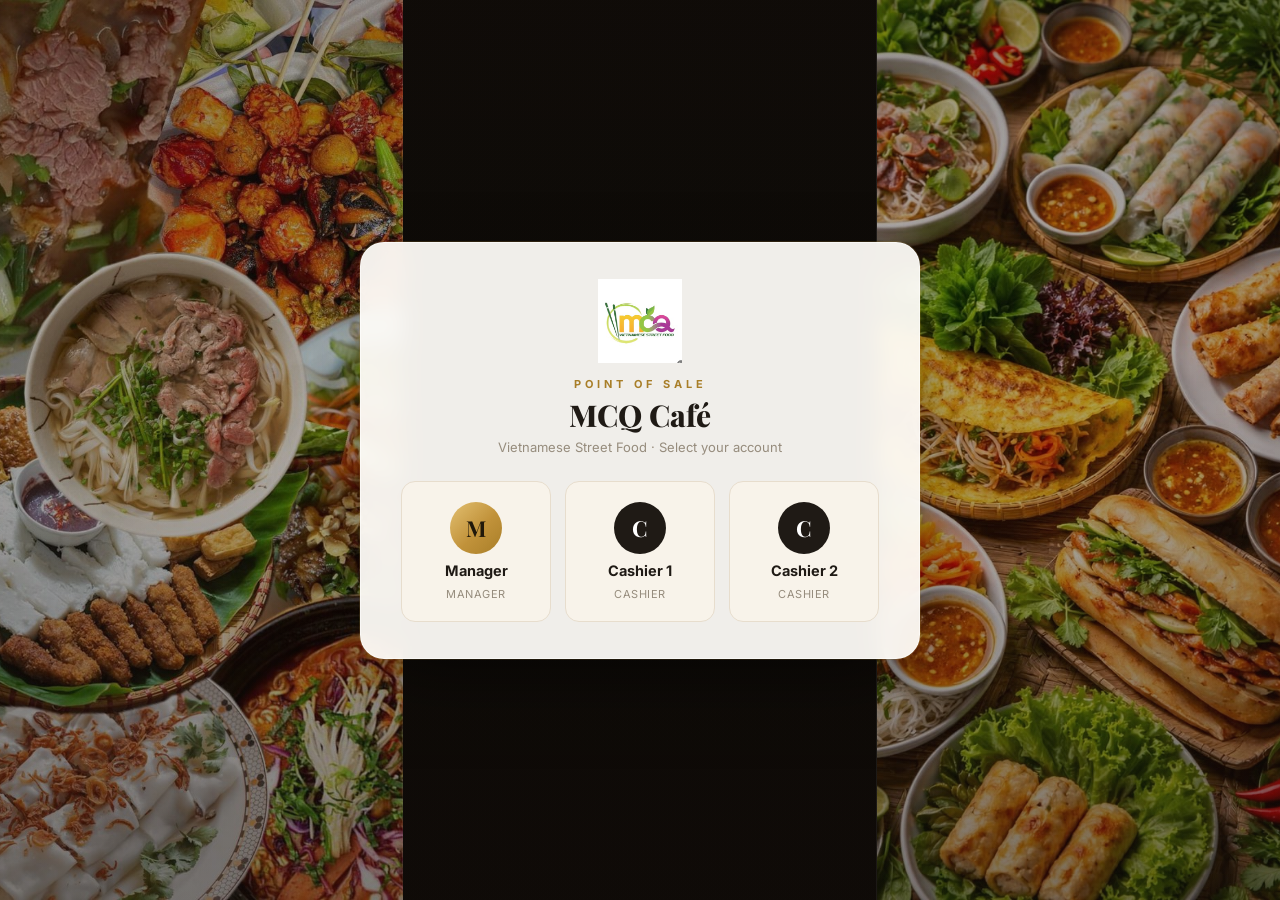
<file: index.html>
<!DOCTYPE html>
<html lang="en">
<head>
  <meta charset="UTF-8">
  <meta name="viewport" content="width=device-width, initial-scale=1.0, maximum-scale=1.0, user-scalable=no">
  <meta name="theme-color" content="#1d1916">
  <title>MCQ Café · POS</title>
  <link rel="preconnect" href="https://fonts.googleapis.com">
  <link rel="preconnect" href="https://fonts.gstatic.com" crossorigin>
  <link href="https://fonts.googleapis.com/css2?family=Playfair+Display:wght@600;700;800&family=Inter:wght@400;500;600;700&display=swap" rel="stylesheet">
  <link rel="stylesheet" href="assets/css/styles.css?v=40">
</head>
<body>
  <noscript>This POS requires JavaScript to be enabled.</noscript>
  <!-- App is rendered by assets/js/ui.js -->
  <script src="assets/js/data.js?v=40"></script>
  <script src="assets/js/store.js?v=40"></script>
  <script src="assets/js/media.js?v=40"></script>
  <script src="assets/js/ui.js?v=40"></script>
</body>
</html>
</file>
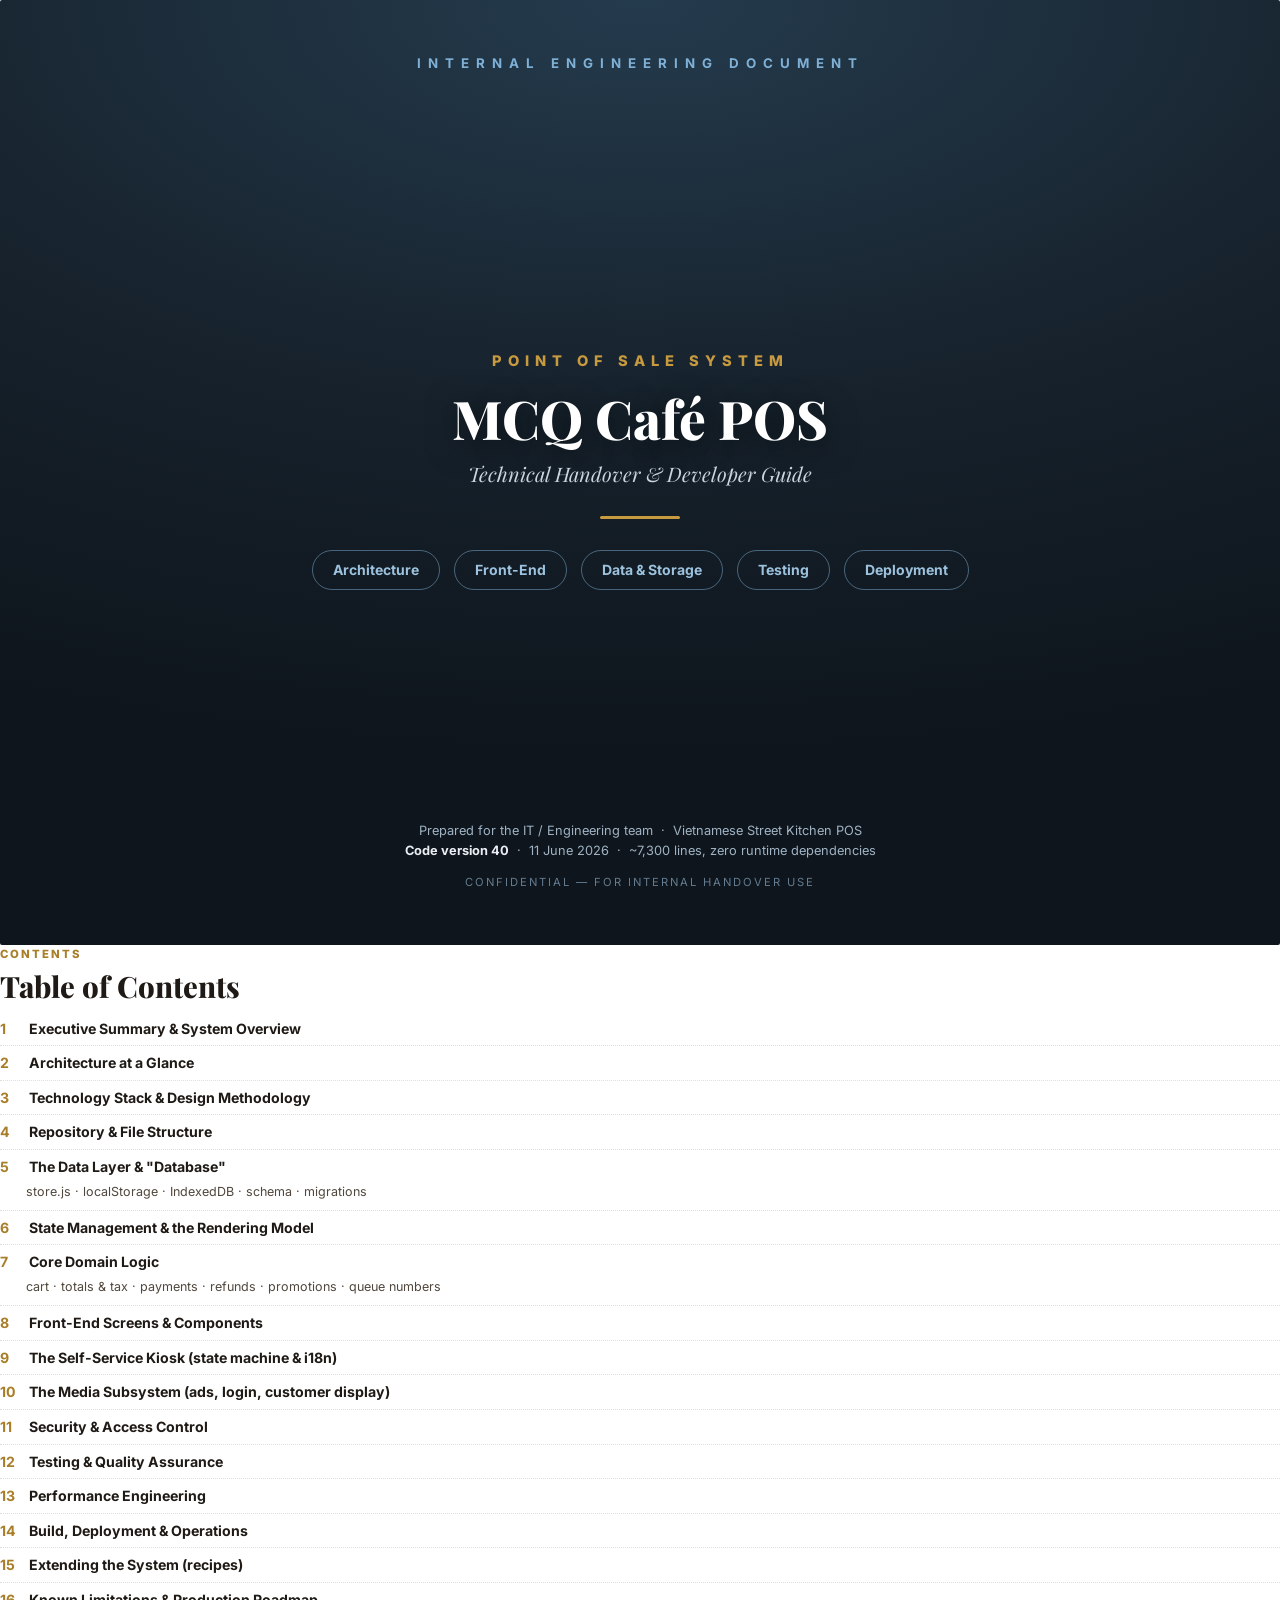
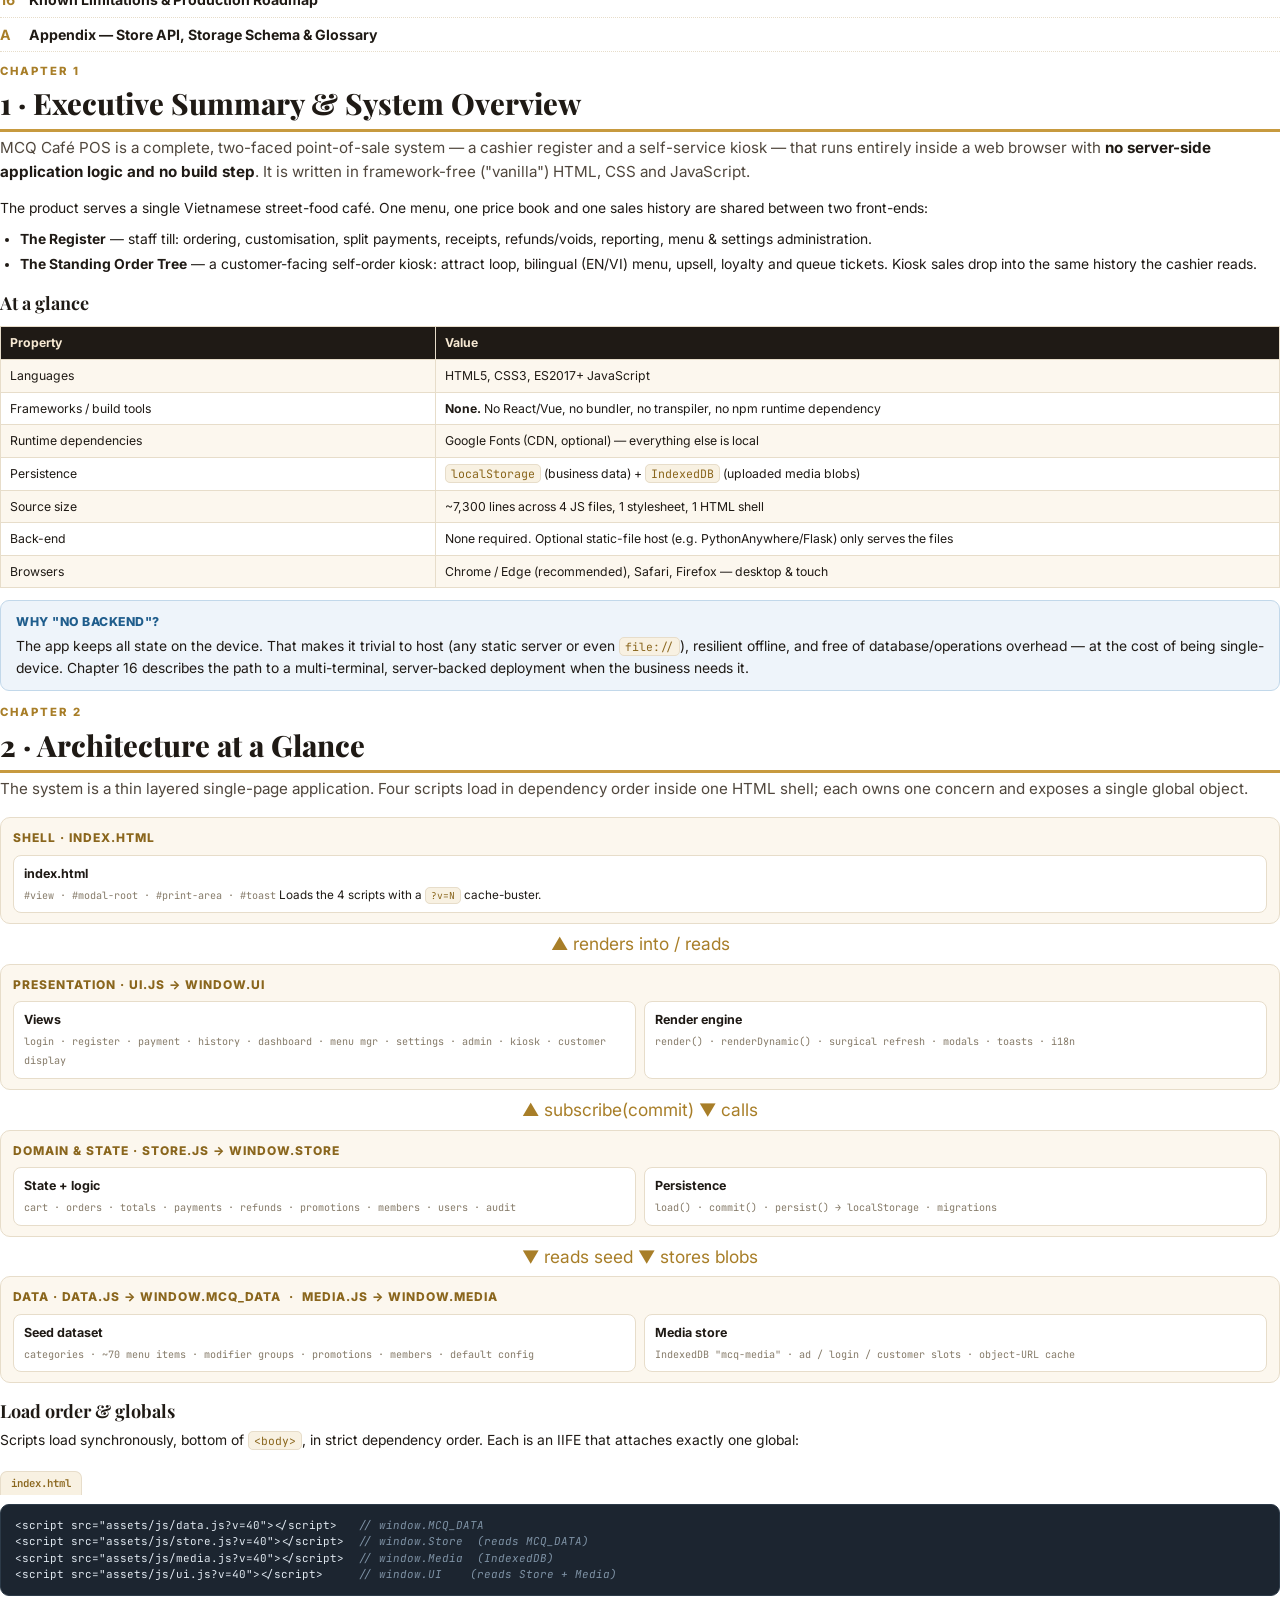
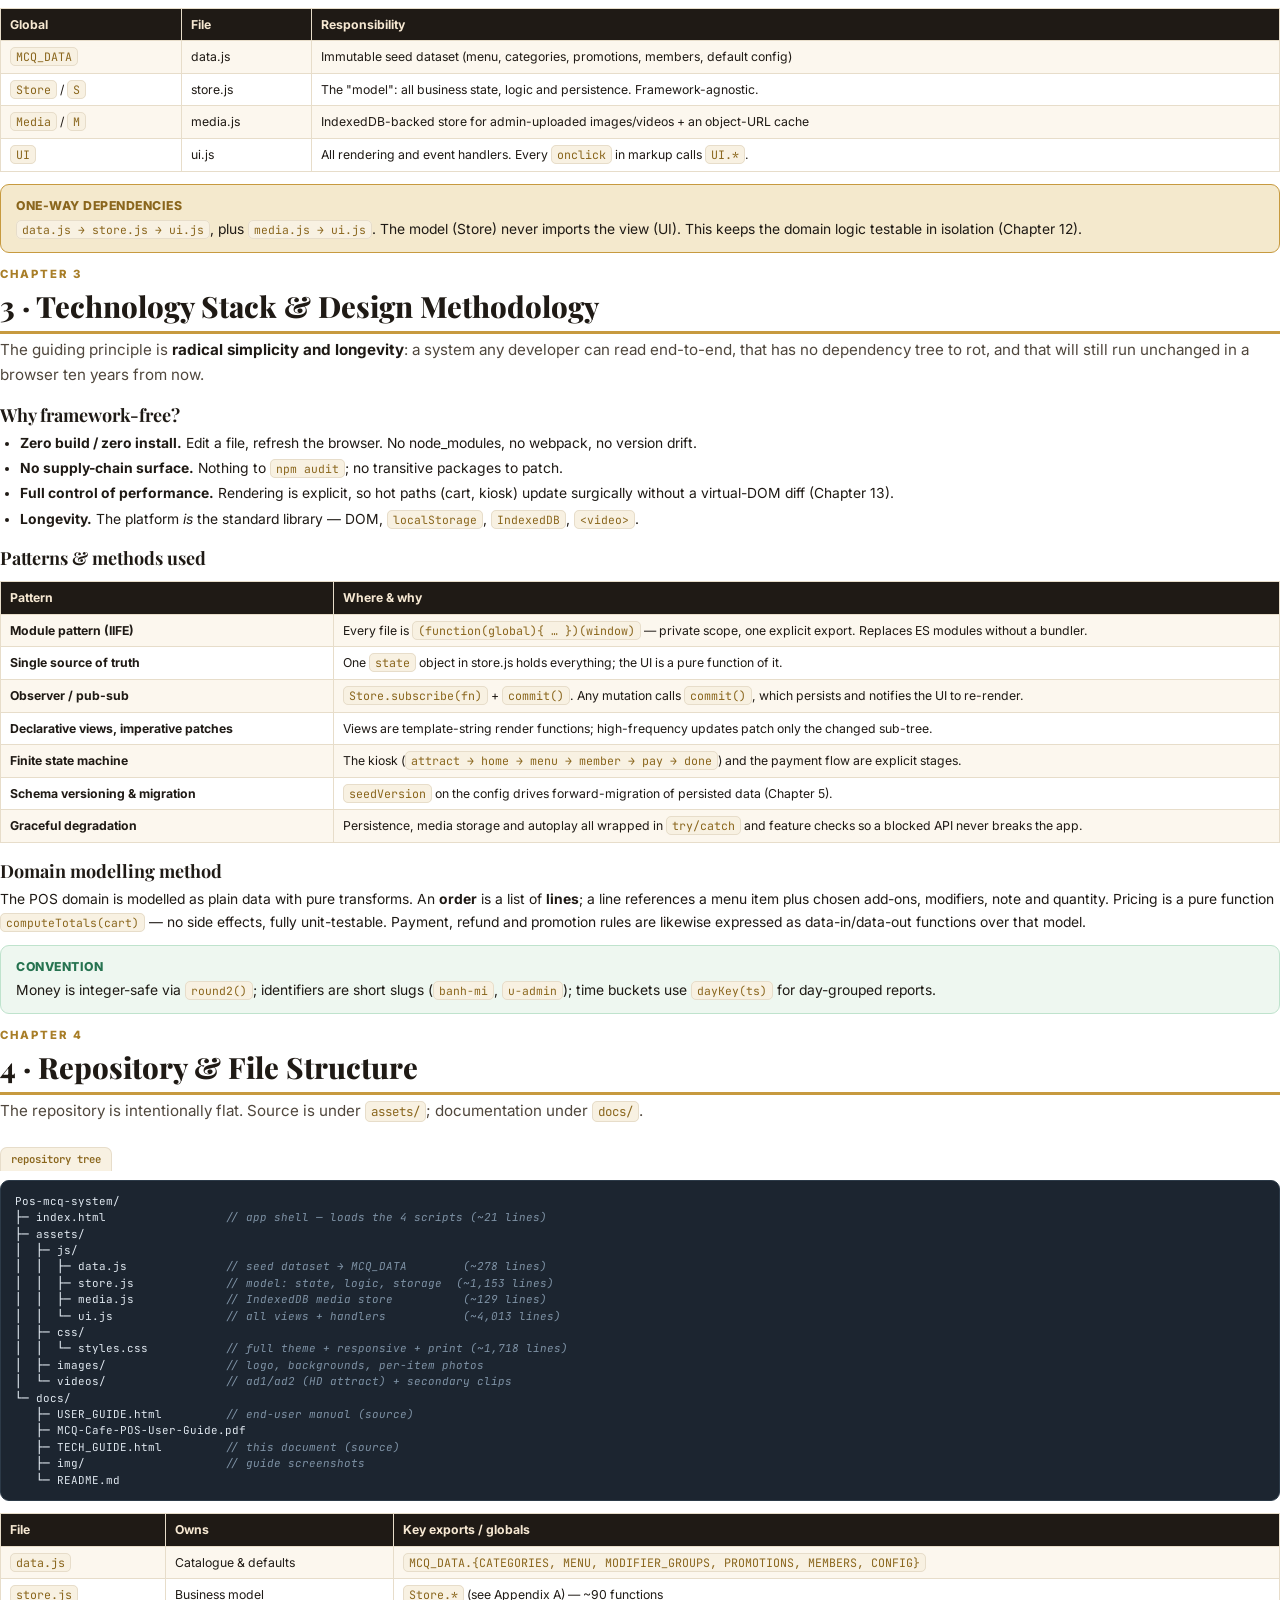
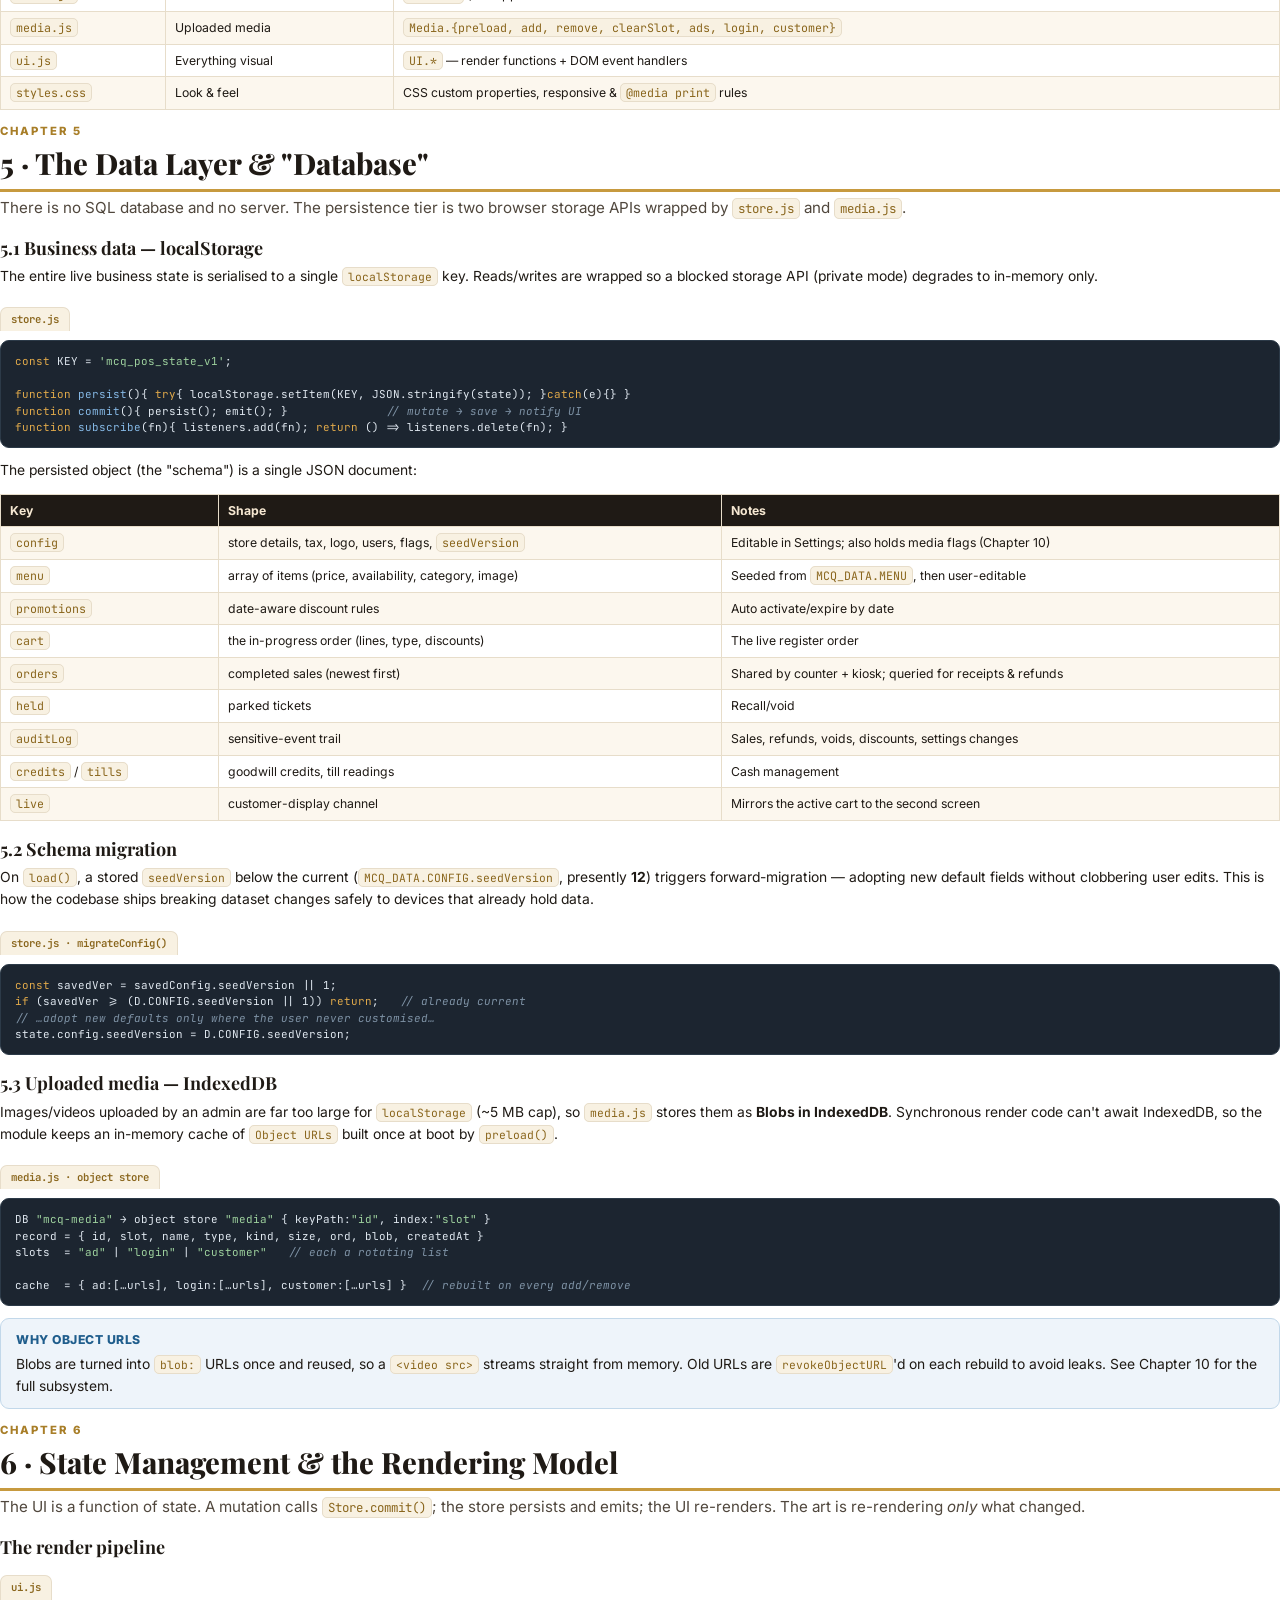
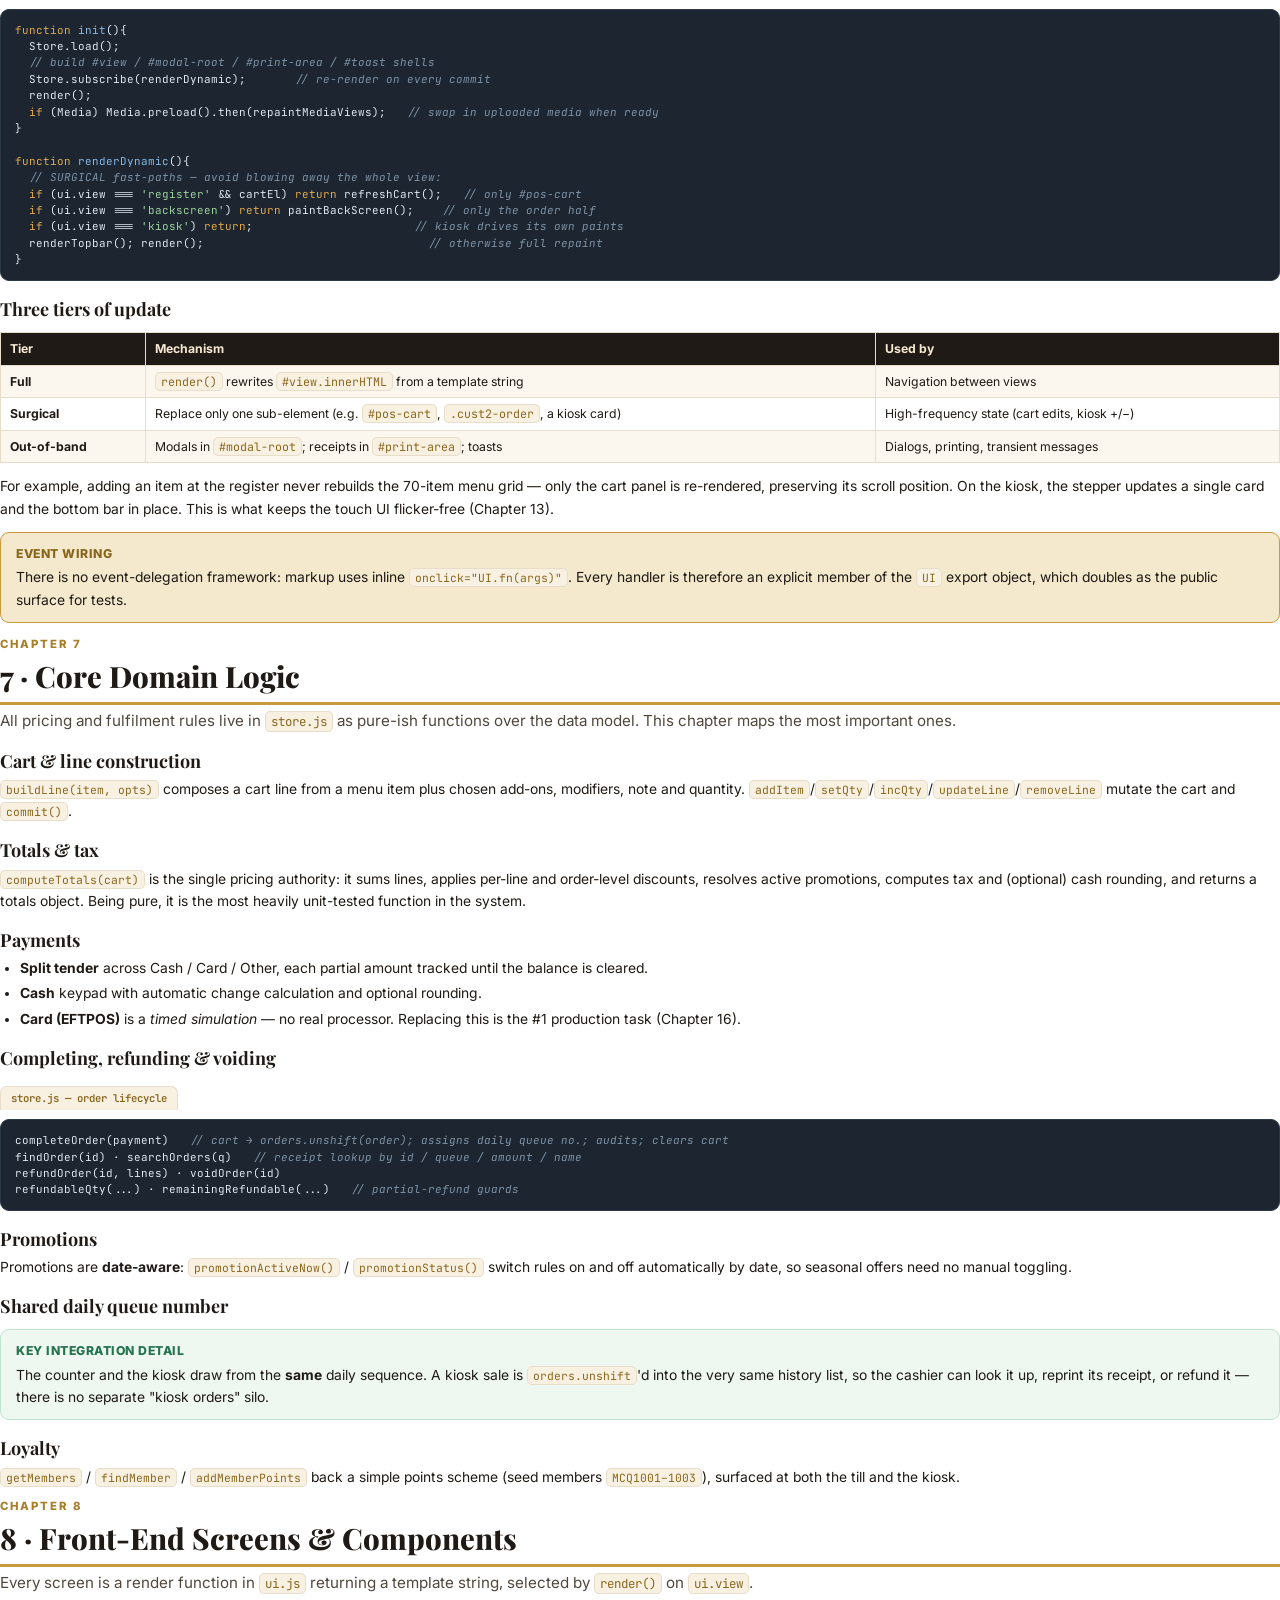
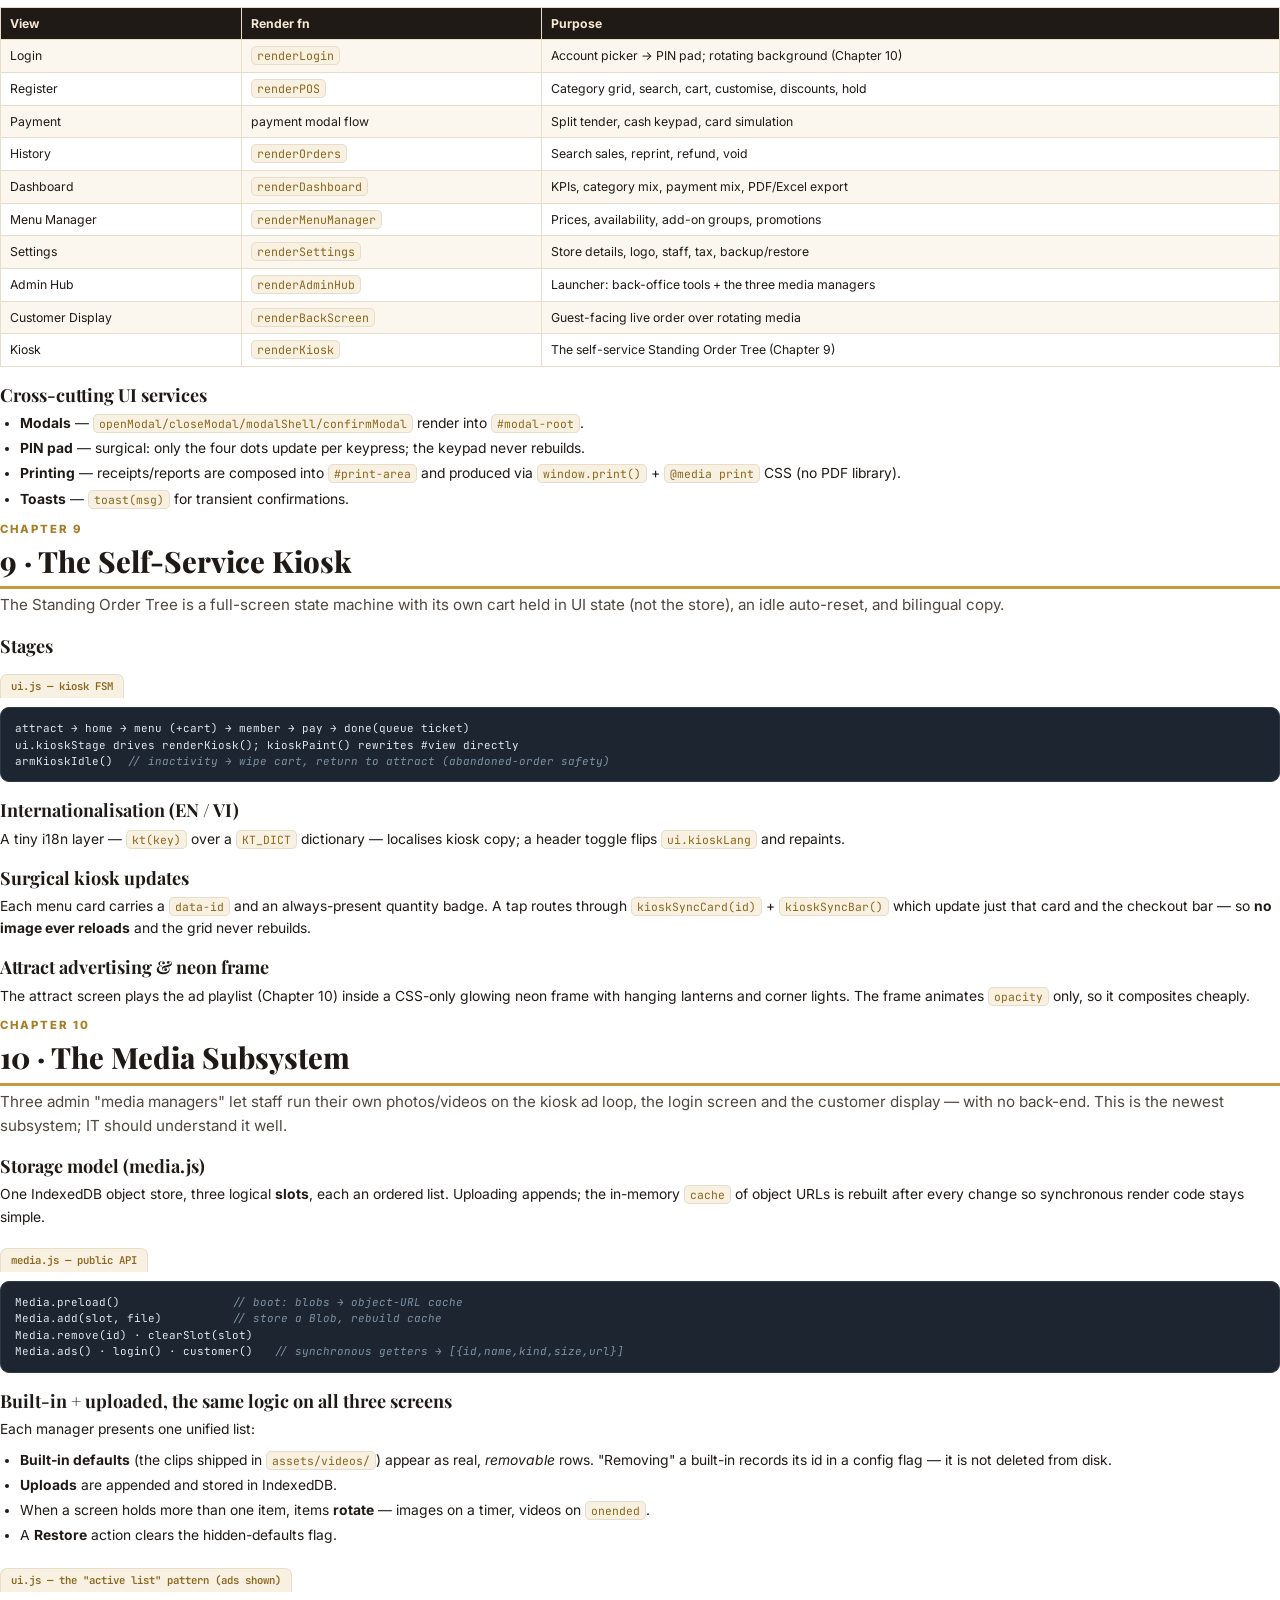
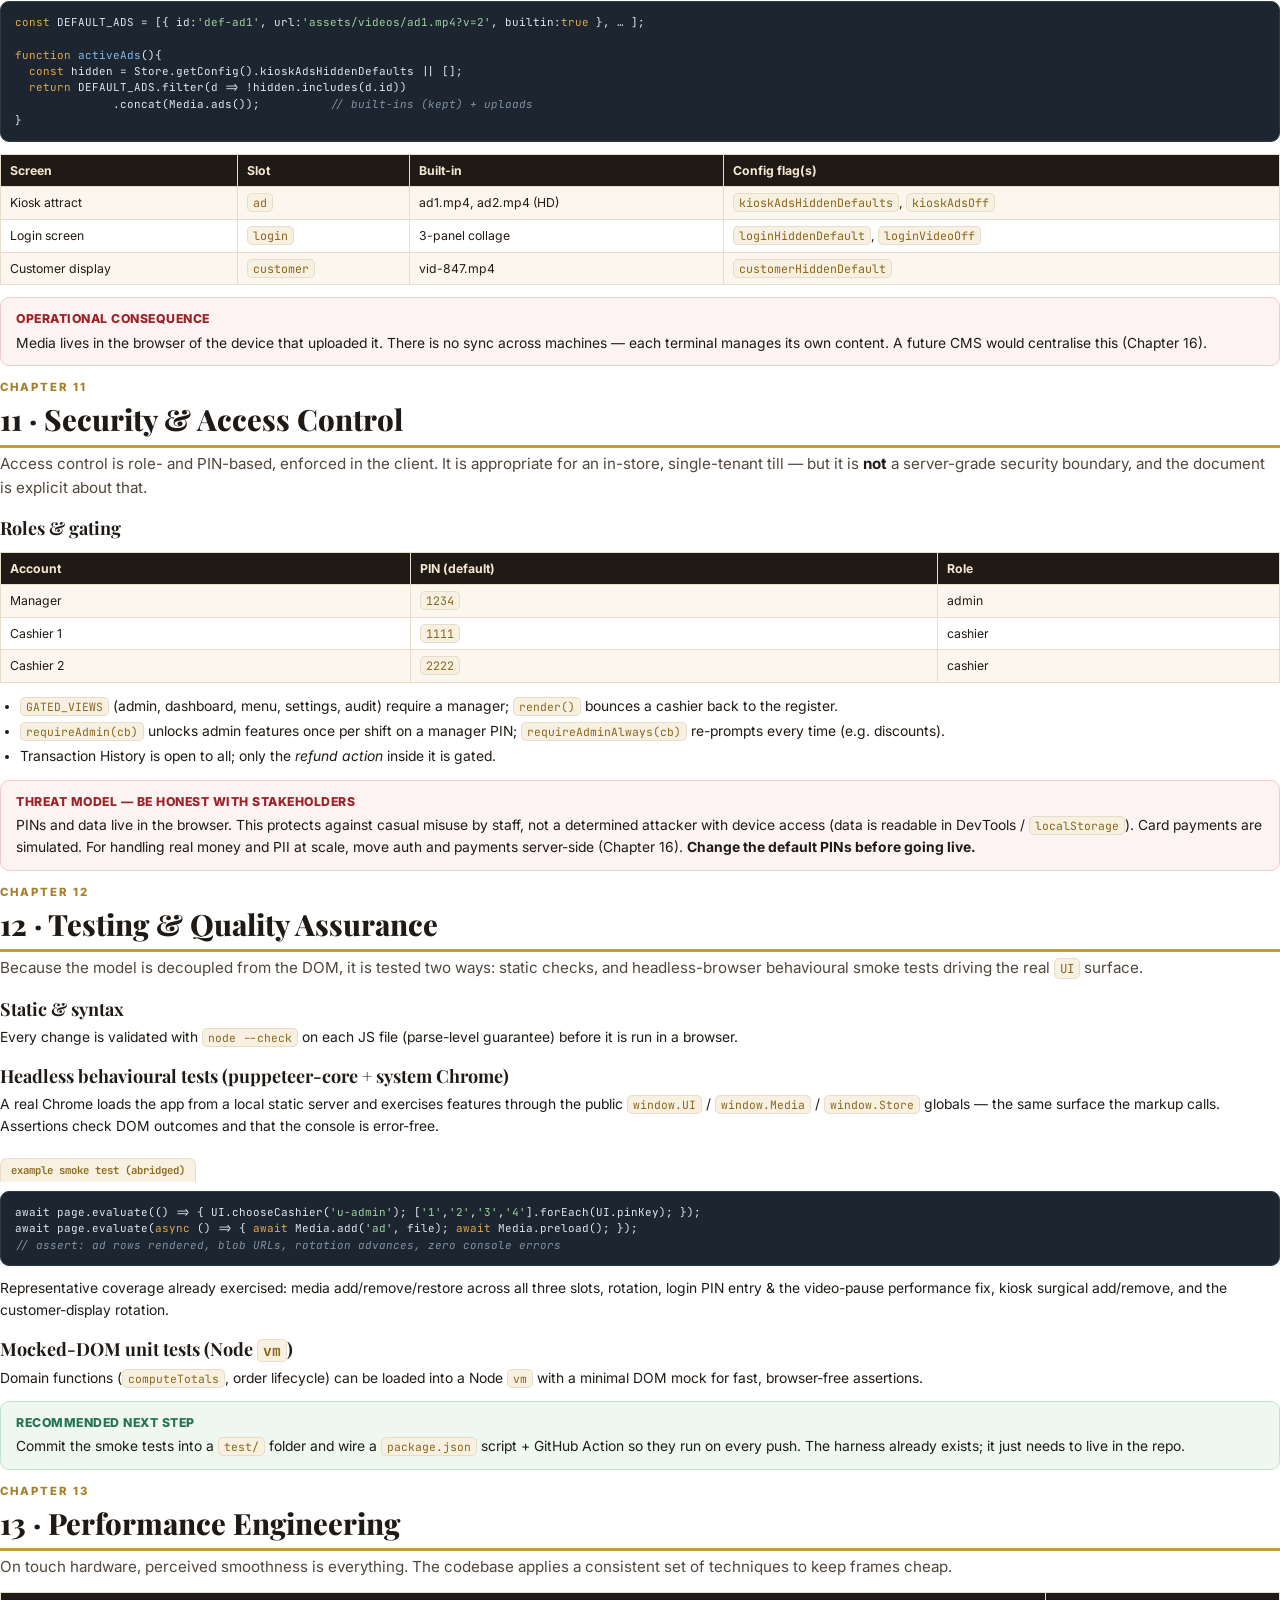
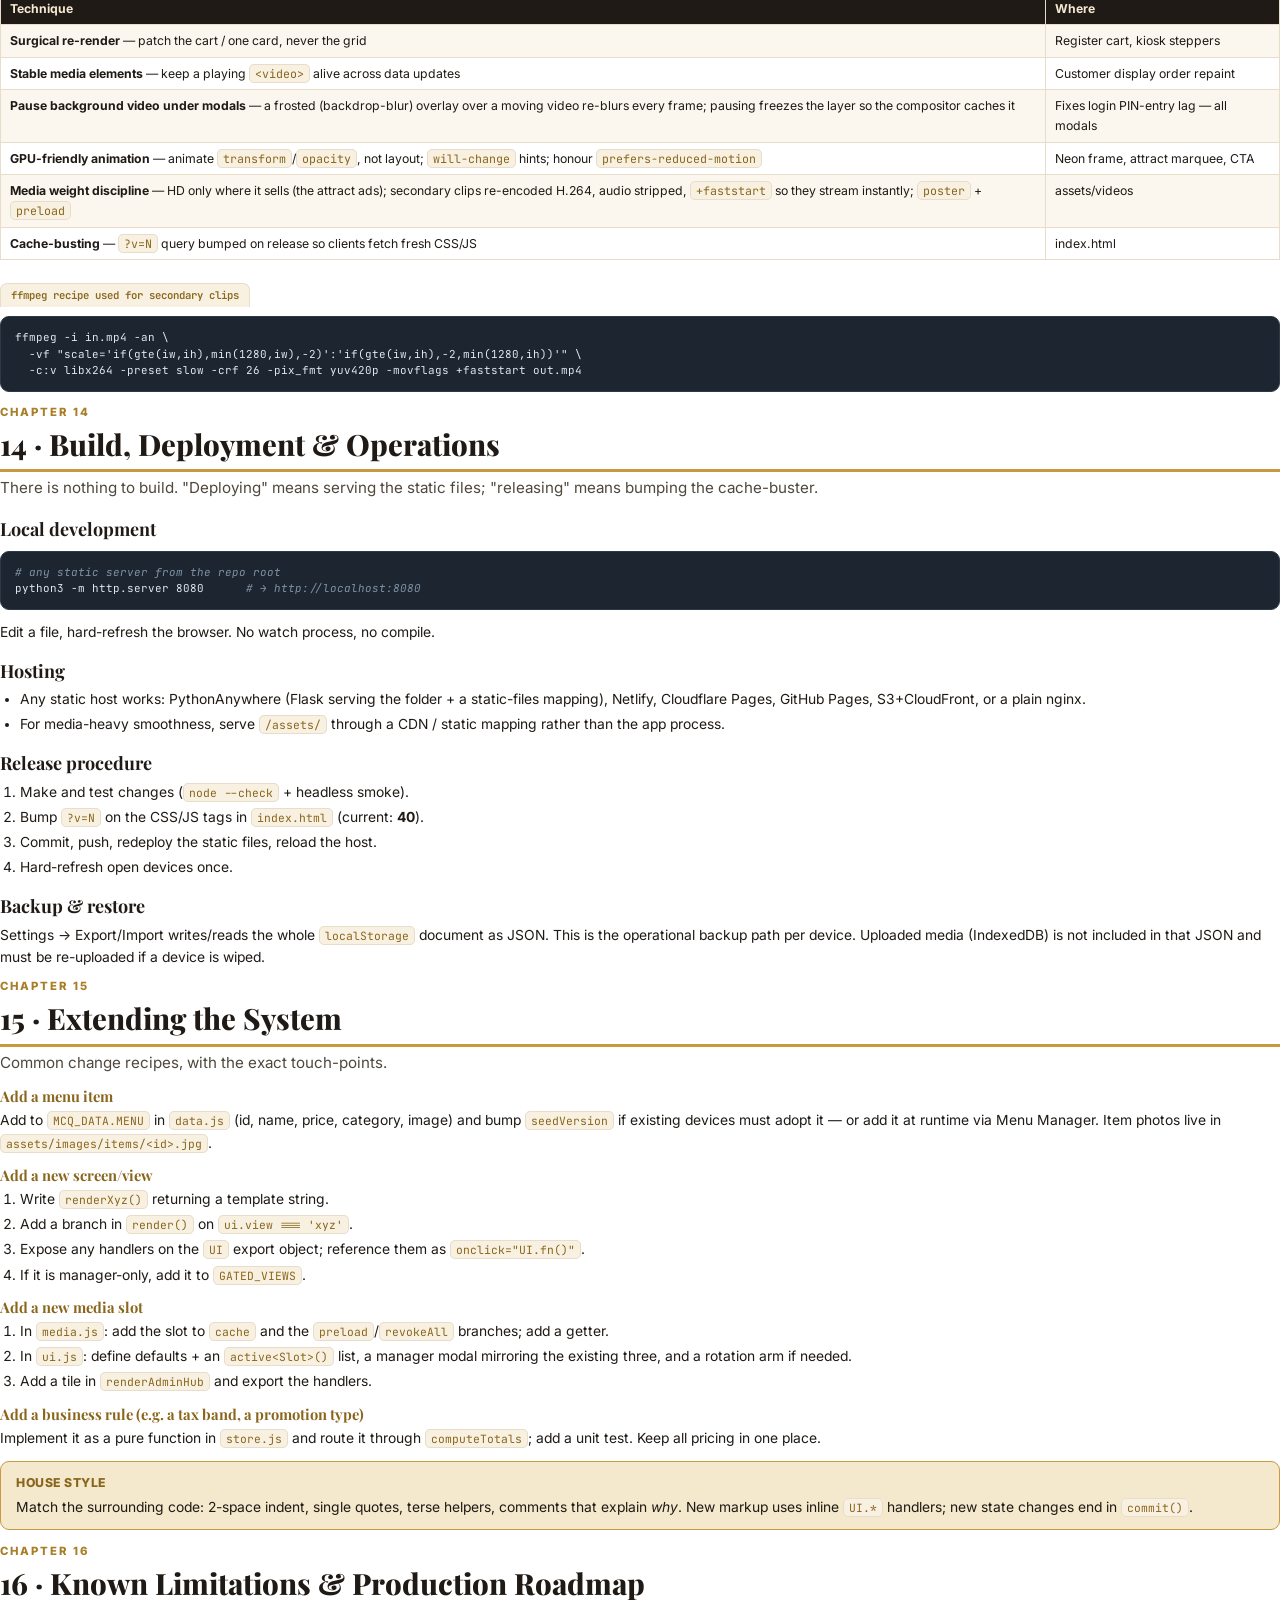
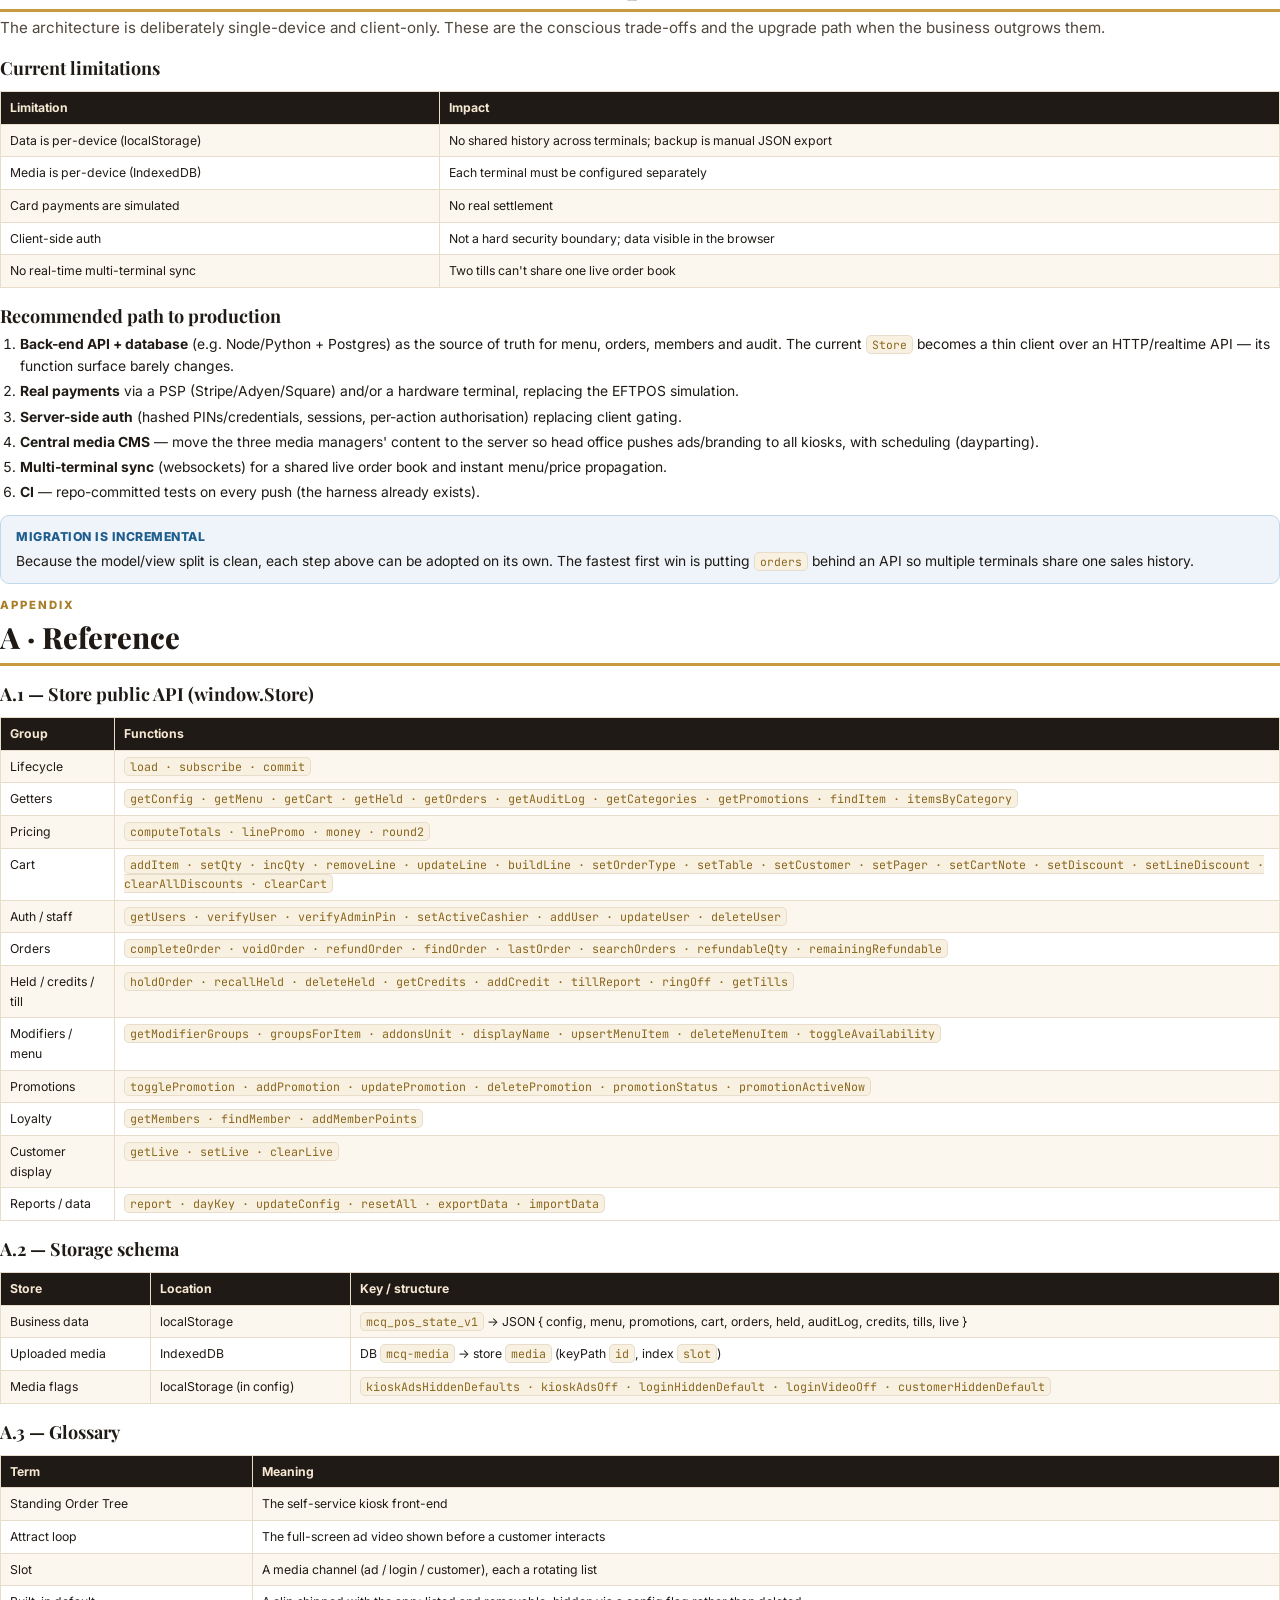
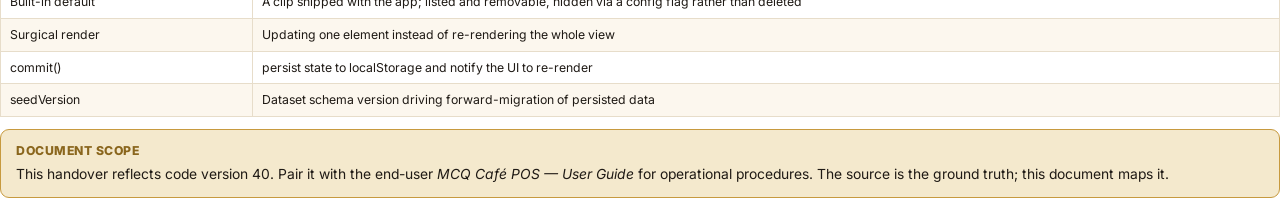
<file: docs/TECH_GUIDE.html>
<!doctype html>
<html lang="en">
<head>
<meta charset="utf-8">
<title>MCQ Café POS — Technical Handover &amp; Developer Guide</title>
<link href="https://fonts.googleapis.com/css2?family=Playfair+Display:wght@600;700;800&family=Inter:wght@400;500;600;700;800&family=JetBrains+Mono:wght@400;600&display=swap" rel="stylesheet">
<style>
  :root{
    --ink:#1f1a15; --ink2:#50473d; --muted:#857a68;
    --gold:#c79a3f; --gold2:#a87e28; --gold3:#8a661d; --goldsoft:#f4e9cd;
    --line:#e7ddca; --cream:#fcf7ee; --cream2:#f8f1e2; --green:#267350; --red:#9b2226; --blue:#1f5d8c;
    --serif:'Playfair Display',Georgia,serif; --sans:'Inter',-apple-system,Segoe UI,sans-serif;
    --mono:'JetBrains Mono','SF Mono',Menlo,monospace;
  }
  *{box-sizing:border-box;}
  html{-webkit-print-color-adjust:exact;print-color-adjust:exact;}
  body{margin:0;font-family:var(--sans);color:var(--ink);font-size:10.4pt;line-height:1.6;}
  h1,h2,h3,h4{font-family:var(--serif);color:var(--ink);line-height:1.18;}
  p{margin:0 0 9px;}
  a{color:var(--gold3);}
  code{font-family:var(--mono);background:var(--cream2);border:1px solid var(--line);border-radius:5px;padding:1px 5px;font-size:.82em;color:var(--gold3);}
  ul,ol{margin:0 0 10px;padding-left:20px;}
  li{margin:3px 0;}
  strong{color:var(--ink);}

  .chapter{page-break-before:always;}
  .toc{page-break-after:always;}
  h2.h,h3,h4{page-break-after:avoid;}
  .avoid{page-break-inside:avoid;}

  /* cover */
  .cover{position:relative;height:250mm;display:flex;flex-direction:column;justify-content:center;
    color:#e9eef3;text-align:center;padding:0 22mm;overflow:hidden;border-radius:2px;
    background:radial-gradient(120% 80% at 50% 0%,#243b4d 0%,#16212b 55%,#0e151c 100%);page-break-after:always;}
  .cover .top{position:absolute;top:14mm;left:0;right:0;letter-spacing:7px;text-transform:uppercase;color:#7fb0d6;font-size:10pt;font-weight:700;}
  .cover .eyebrow{letter-spacing:6px;text-transform:uppercase;color:var(--gold);font-weight:800;font-size:11pt;margin-bottom:14px;}
  .cover h1{font-size:40pt;font-weight:800;color:#fff;margin:0 0 8px;text-shadow:0 6px 30px rgba(0,0,0,.5);}
  .cover .sub{font-size:15pt;color:#c9d6e2;font-family:var(--serif);font-style:italic;margin-bottom:26px;}
  .cover .rule{width:80px;height:3px;background:var(--gold);margin:0 auto 26px;border-radius:3px;}
  .cover .tag{display:inline-block;border:1.5px solid rgba(127,176,214,.5);border-radius:30px;padding:8px 20px;color:#9cc2de;font-weight:700;font-size:10.5pt;margin:5px;}
  .cover .foot{position:absolute;left:0;right:0;bottom:22mm;color:#9fb3c4;font-size:9.6pt;}
  .cover .foot b{color:#e9eef3;}
  .cover .conf{position:absolute;left:0;right:0;bottom:14mm;color:#647c91;font-size:8.4pt;letter-spacing:2px;text-transform:uppercase;}

  /* headings */
  h2.h{font-size:22pt;font-weight:800;margin:0 0 4px;padding-bottom:8px;border-bottom:3px solid var(--gold);}
  .kicker{color:var(--gold2);font-weight:800;letter-spacing:2px;text-transform:uppercase;font-size:8.5pt;margin-bottom:6px;}
  h3{font-size:13.5pt;font-weight:700;margin:18px 0 6px;color:var(--ink);}
  h4{font-size:11pt;font-weight:700;margin:13px 0 4px;color:var(--gold3);}

  .lead{font-size:11.4pt;color:var(--ink2);margin-bottom:12px;}

  /* code */
  pre{background:#1c2530;color:#dfe7ef;border-radius:9px;padding:12px 14px;margin:11px 0;
    font-family:var(--mono);font-size:8.2pt;line-height:1.5;page-break-inside:avoid;border:1px solid #2c3a48;
    white-space:pre-wrap;word-break:break-word;}
  pre .c{color:#7f93a6;font-style:italic;}
  pre .k{color:#e0a94a;}
  pre .s{color:#9ed29e;}
  pre .f{color:#86b9e6;}
  .filelabel{font-family:var(--mono);font-size:8pt;color:var(--gold3);background:var(--cream2);border:1px solid var(--line);
    border-bottom:none;border-radius:7px 7px 0 0;padding:3px 10px;display:inline-block;margin:11px 0 -11px;font-weight:600;}

  /* callouts */
  .box{border-radius:9px;padding:11px 15px;margin:12px 0;page-break-inside:avoid;border:1px solid var(--line);background:var(--cream);}
  .box .bt{font-weight:800;font-size:9.2pt;text-transform:uppercase;letter-spacing:.5px;margin-bottom:3px;}
  .tip{background:#eef7f0;border-color:#bfe3cd;} .tip .bt{color:var(--green);}
  .warn{background:#fdf3f2;border-color:#f0cdca;} .warn .bt{color:var(--red);}
  .note{background:var(--goldsoft);border-color:var(--gold);} .note .bt{color:var(--gold3);}
  .info{background:#eef4fa;border-color:#c2d8ea;} .info .bt{color:var(--blue);}

  /* tables */
  table{width:100%;border-collapse:collapse;margin:12px 0;font-size:9.2pt;page-break-inside:avoid;}
  th,td{border:1px solid var(--line);padding:6px 9px;text-align:left;vertical-align:top;}
  th{background:var(--ink);color:#f6e8d2;font-weight:700;}
  tr:nth-child(even) td{background:var(--cream);}
  td code{font-size:.95em;}

  .pill{display:inline-block;background:var(--goldsoft);color:var(--gold3);border:1px solid var(--gold);border-radius:20px;padding:1px 9px;font-size:8.4pt;font-weight:700;}

  /* architecture diagram */
  .arch{margin:16px 0;page-break-inside:avoid;}
  .layer{border:1.5px solid var(--line);border-radius:10px;padding:10px 12px;margin:8px 0;background:var(--cream);}
  .layer .lh{font-weight:800;font-size:9pt;text-transform:uppercase;letter-spacing:1px;color:var(--gold3);margin-bottom:7px;}
  .row{display:flex;gap:8px;flex-wrap:wrap;}
  .node{flex:1 1 0;min-width:120px;border:1px solid var(--line);border-radius:8px;background:#fff;padding:8px 10px;font-size:8.8pt;}
  .node b{display:block;font-size:9.4pt;margin-bottom:2px;color:var(--ink);}
  .node .mono{font-family:var(--mono);font-size:7.6pt;color:var(--muted);}
  .arr{text-align:center;color:var(--gold2);font-size:13pt;margin:-2px 0;}

  .toc h2{border:none;}
  .toc ol{list-style:none;padding:0;font-size:10.6pt;}
  .toc>ol>li{margin:6px 0;font-weight:700;border-bottom:1px dotted var(--line);padding-bottom:5px;}
  .toc .num{display:inline-block;width:26px;color:var(--gold2);}
  .toc ul{list-style:none;padding-left:26px;margin:3px 0;font-weight:400;color:var(--ink2);font-size:9.4pt;}
</style>
</head>
<body>

<!-- ===================== COVER ===================== -->
<section class="cover">
  <div class="top">Internal Engineering Document</div>
  <div class="eyebrow">Point of Sale System</div>
  <h1>MCQ Café POS</h1>
  <div class="sub">Technical Handover &amp; Developer Guide</div>
  <div class="rule"></div>
  <div>
    <span class="tag">Architecture</span>
    <span class="tag">Front-End</span>
    <span class="tag">Data &amp; Storage</span>
    <span class="tag">Testing</span>
    <span class="tag">Deployment</span>
  </div>
  <div class="foot">
    Prepared for the IT / Engineering team &nbsp;·&nbsp; Vietnamese Street Kitchen POS<br>
    <b>Code version 40</b> &nbsp;·&nbsp; 11 June 2026 &nbsp;·&nbsp; ~7,300 lines, zero runtime dependencies
  </div>
  <div class="conf">Confidential — for internal handover use</div>
</section>

<!-- ===================== TOC ===================== -->
<section class="toc">
  <div class="kicker">Contents</div>
  <h2 class="h">Table of Contents</h2>
  <ol>
    <li><span class="num">1</span> Executive Summary &amp; System Overview</li>
    <li><span class="num">2</span> Architecture at a Glance</li>
    <li><span class="num">3</span> Technology Stack &amp; Design Methodology</li>
    <li><span class="num">4</span> Repository &amp; File Structure</li>
    <li><span class="num">5</span> The Data Layer &amp; "Database"
      <ul><li>store.js · localStorage · IndexedDB · schema · migrations</li></ul></li>
    <li><span class="num">6</span> State Management &amp; the Rendering Model</li>
    <li><span class="num">7</span> Core Domain Logic
      <ul><li>cart · totals &amp; tax · payments · refunds · promotions · queue numbers</li></ul></li>
    <li><span class="num">8</span> Front-End Screens &amp; Components</li>
    <li><span class="num">9</span> The Self-Service Kiosk (state machine &amp; i18n)</li>
    <li><span class="num">10</span> The Media Subsystem (ads, login, customer display)</li>
    <li><span class="num">11</span> Security &amp; Access Control</li>
    <li><span class="num">12</span> Testing &amp; Quality Assurance</li>
    <li><span class="num">13</span> Performance Engineering</li>
    <li><span class="num">14</span> Build, Deployment &amp; Operations</li>
    <li><span class="num">15</span> Extending the System (recipes)</li>
    <li><span class="num">16</span> Known Limitations &amp; Production Roadmap</li>
    <li><span class="num">A</span> Appendix — Store API, Storage Schema &amp; Glossary</li>
  </ol>
</section>

<!-- ===================== 1 ===================== -->
<section class="chapter">
  <div class="kicker">Chapter 1</div>
  <h2 class="h">1 · Executive Summary &amp; System Overview</h2>
  <p class="lead">MCQ Café POS is a complete, two-faced point-of-sale system — a cashier register and a self-service kiosk — that runs entirely inside a web browser with <strong>no server-side application logic and no build step</strong>. It is written in framework-free ("vanilla") HTML, CSS and JavaScript.</p>

  <p>The product serves a single Vietnamese street-food café. One menu, one price book and one sales history are shared between two front-ends:</p>
  <ul>
    <li><strong>The Register</strong> — staff till: ordering, customisation, split payments, receipts, refunds/voids, reporting, menu &amp; settings administration.</li>
    <li><strong>The Standing Order Tree</strong> — a customer-facing self-order kiosk: attract loop, bilingual (EN/VI) menu, upsell, loyalty and queue tickets. Kiosk sales drop into the same history the cashier reads.</li>
  </ul>

  <h3>At a glance</h3>
  <table>
    <tr><th style="width:34%">Property</th><th>Value</th></tr>
    <tr><td>Languages</td><td>HTML5, CSS3, ES2017+ JavaScript</td></tr>
    <tr><td>Frameworks / build tools</td><td><strong>None.</strong> No React/Vue, no bundler, no transpiler, no npm runtime dependency</td></tr>
    <tr><td>Runtime dependencies</td><td>Google Fonts (CDN, optional) — everything else is local</td></tr>
    <tr><td>Persistence</td><td><code>localStorage</code> (business data) + <code>IndexedDB</code> (uploaded media blobs)</td></tr>
    <tr><td>Source size</td><td>~7,300 lines across 4 JS files, 1 stylesheet, 1 HTML shell</td></tr>
    <tr><td>Back-end</td><td>None required. Optional static-file host (e.g. PythonAnywhere/Flask) only serves the files</td></tr>
    <tr><td>Browsers</td><td>Chrome / Edge (recommended), Safari, Firefox — desktop &amp; touch</td></tr>
  </table>

  <div class="box info"><div class="bt">Why "no backend"?</div>The app keeps all state on the device. That makes it trivial to host (any static server or even <code>file://</code>), resilient offline, and free of database/operations overhead — at the cost of being single-device. Chapter 16 describes the path to a multi-terminal, server-backed deployment when the business needs it.</div>
</section>

<!-- ===================== 2 ===================== -->
<section class="chapter">
  <div class="kicker">Chapter 2</div>
  <h2 class="h">2 · Architecture at a Glance</h2>
  <p class="lead">The system is a thin layered single-page application. Four scripts load in dependency order inside one HTML shell; each owns one concern and exposes a single global object.</p>

  <div class="arch">
    <div class="layer">
      <div class="lh">Shell · index.html</div>
      <div class="row">
        <div class="node"><b>index.html</b><span class="mono">#view · #modal-root · #print-area · #toast</span> Loads the 4 scripts with a <code>?v=N</code> cache-buster.</div>
      </div>
    </div>
    <div class="arr">▲ renders into / reads</div>
    <div class="layer">
      <div class="lh">Presentation · ui.js → window.UI</div>
      <div class="row">
        <div class="node"><b>Views</b><span class="mono">login · register · payment · history · dashboard · menu mgr · settings · admin · kiosk · customer display</span></div>
        <div class="node"><b>Render engine</b><span class="mono">render() · renderDynamic() · surgical refresh · modals · toasts · i18n</span></div>
      </div>
    </div>
    <div class="arr">▲ subscribe(commit) ▼ calls</div>
    <div class="layer">
      <div class="lh">Domain &amp; State · store.js → window.Store</div>
      <div class="row">
        <div class="node"><b>State + logic</b><span class="mono">cart · orders · totals · payments · refunds · promotions · members · users · audit</span></div>
        <div class="node"><b>Persistence</b><span class="mono">load() · commit() · persist() → localStorage · migrations</span></div>
      </div>
    </div>
    <div class="arr">▼ reads seed ▼ stores blobs</div>
    <div class="layer">
      <div class="lh">Data · data.js → window.MCQ_DATA &nbsp;·&nbsp; media.js → window.Media</div>
      <div class="row">
        <div class="node"><b>Seed dataset</b><span class="mono">categories · ~70 menu items · modifier groups · promotions · members · default config</span></div>
        <div class="node"><b>Media store</b><span class="mono">IndexedDB "mcq-media" · ad / login / customer slots · object-URL cache</span></div>
      </div>
    </div>
  </div>

  <h3>Load order &amp; globals</h3>
  <p>Scripts load synchronously, bottom of <code>&lt;body&gt;</code>, in strict dependency order. Each is an IIFE that attaches exactly one global:</p>
  <div class="filelabel">index.html</div>
<pre>&lt;script src="assets/js/data.js?v=40"&gt;&lt;/script&gt;   <span class="c">// window.MCQ_DATA</span>
&lt;script src="assets/js/store.js?v=40"&gt;&lt;/script&gt;  <span class="c">// window.Store  (reads MCQ_DATA)</span>
&lt;script src="assets/js/media.js?v=40"&gt;&lt;/script&gt;  <span class="c">// window.Media  (IndexedDB)</span>
&lt;script src="assets/js/ui.js?v=40"&gt;&lt;/script&gt;     <span class="c">// window.UI    (reads Store + Media)</span></pre>

  <table>
    <tr><th>Global</th><th>File</th><th>Responsibility</th></tr>
    <tr><td><code>MCQ_DATA</code></td><td>data.js</td><td>Immutable seed dataset (menu, categories, promotions, members, default config)</td></tr>
    <tr><td><code>Store</code> / <code>S</code></td><td>store.js</td><td>The "model": all business state, logic and persistence. Framework-agnostic.</td></tr>
    <tr><td><code>Media</code> / <code>M</code></td><td>media.js</td><td>IndexedDB-backed store for admin-uploaded images/videos + an object-URL cache</td></tr>
    <tr><td><code>UI</code></td><td>ui.js</td><td>All rendering and event handlers. Every <code>onclick</code> in markup calls <code>UI.*</code>.</td></tr>
  </table>
  <div class="box note"><div class="bt">One-way dependencies</div><code>data.js → store.js → ui.js</code>, plus <code>media.js → ui.js</code>. The model (Store) never imports the view (UI). This keeps the domain logic testable in isolation (Chapter 12).</div>
</section>

<!-- ===================== 3 ===================== -->
<section class="chapter">
  <div class="kicker">Chapter 3</div>
  <h2 class="h">3 · Technology Stack &amp; Design Methodology</h2>
  <p class="lead">The guiding principle is <strong>radical simplicity and longevity</strong>: a system any developer can read end-to-end, that has no dependency tree to rot, and that will still run unchanged in a browser ten years from now.</p>

  <h3>Why framework-free?</h3>
  <ul>
    <li><strong>Zero build / zero install.</strong> Edit a file, refresh the browser. No node_modules, no webpack, no version drift.</li>
    <li><strong>No supply-chain surface.</strong> Nothing to <code>npm audit</code>; no transitive packages to patch.</li>
    <li><strong>Full control of performance.</strong> Rendering is explicit, so hot paths (cart, kiosk) update surgically without a virtual-DOM diff (Chapter 13).</li>
    <li><strong>Longevity.</strong> The platform <em>is</em> the standard library — DOM, <code>localStorage</code>, <code>IndexedDB</code>, <code>&lt;video&gt;</code>.</li>
  </ul>

  <h3>Patterns &amp; methods used</h3>
  <table>
    <tr><th style="width:26%">Pattern</th><th>Where &amp; why</th></tr>
    <tr><td><strong>Module pattern (IIFE)</strong></td><td>Every file is <code>(function(global){ … })(window)</code> — private scope, one explicit export. Replaces ES modules without a bundler.</td></tr>
    <tr><td><strong>Single source of truth</strong></td><td>One <code>state</code> object in store.js holds everything; the UI is a pure function of it.</td></tr>
    <tr><td><strong>Observer / pub-sub</strong></td><td><code>Store.subscribe(fn)</code> + <code>commit()</code>. Any mutation calls <code>commit()</code>, which persists and notifies the UI to re-render.</td></tr>
    <tr><td><strong>Declarative views, imperative patches</strong></td><td>Views are template-string render functions; high-frequency updates patch only the changed sub-tree.</td></tr>
    <tr><td><strong>Finite state machine</strong></td><td>The kiosk (<code>attract → home → menu → member → pay → done</code>) and the payment flow are explicit stages.</td></tr>
    <tr><td><strong>Schema versioning &amp; migration</strong></td><td><code>seedVersion</code> on the config drives forward-migration of persisted data (Chapter 5).</td></tr>
    <tr><td><strong>Graceful degradation</strong></td><td>Persistence, media storage and autoplay all wrapped in <code>try/catch</code> and feature checks so a blocked API never breaks the app.</td></tr>
  </table>

  <h3>Domain modelling method</h3>
  <p>The POS domain is modelled as plain data with pure transforms. An <strong>order</strong> is a list of <strong>lines</strong>; a line references a menu item plus chosen add-ons, modifiers, note and quantity. Pricing is a pure function <code>computeTotals(cart)</code> — no side effects, fully unit-testable. Payment, refund and promotion rules are likewise expressed as data-in/data-out functions over that model.</p>
  <div class="box tip"><div class="bt">Convention</div>Money is integer-safe via <code>round2()</code>; identifiers are short slugs (<code>banh-mi</code>, <code>u-admin</code>); time buckets use <code>dayKey(ts)</code> for day-grouped reports.</div>
</section>

<!-- ===================== 4 ===================== -->
<section class="chapter">
  <div class="kicker">Chapter 4</div>
  <h2 class="h">4 · Repository &amp; File Structure</h2>
  <p class="lead">The repository is intentionally flat. Source is under <code>assets/</code>; documentation under <code>docs/</code>.</p>

  <div class="filelabel">repository tree</div>
<pre>Pos-mcq-system/
├─ index.html                 <span class="c">// app shell — loads the 4 scripts (~21 lines)</span>
├─ assets/
│  ├─ js/
│  │  ├─ data.js              <span class="c">// seed dataset → MCQ_DATA        (~278 lines)</span>
│  │  ├─ store.js             <span class="c">// model: state, logic, storage  (~1,153 lines)</span>
│  │  ├─ media.js             <span class="c">// IndexedDB media store          (~129 lines)</span>
│  │  └─ ui.js                <span class="c">// all views + handlers           (~4,013 lines)</span>
│  ├─ css/
│  │  └─ styles.css           <span class="c">// full theme + responsive + print (~1,718 lines)</span>
│  ├─ images/                 <span class="c">// logo, backgrounds, per-item photos</span>
│  └─ videos/                 <span class="c">// ad1/ad2 (HD attract) + secondary clips</span>
└─ docs/
   ├─ USER_GUIDE.html         <span class="c">// end-user manual (source)</span>
   ├─ MCQ-Cafe-POS-User-Guide.pdf
   ├─ TECH_GUIDE.html         <span class="c">// this document (source)</span>
   ├─ img/                    <span class="c">// guide screenshots</span>
   └─ README.md</pre>

  <table>
    <tr><th>File</th><th>Owns</th><th>Key exports / globals</th></tr>
    <tr><td><code>data.js</code></td><td>Catalogue &amp; defaults</td><td><code>MCQ_DATA.{CATEGORIES, MENU, MODIFIER_GROUPS, PROMOTIONS, MEMBERS, CONFIG}</code></td></tr>
    <tr><td><code>store.js</code></td><td>Business model</td><td><code>Store.*</code> (see Appendix A) — ~90 functions</td></tr>
    <tr><td><code>media.js</code></td><td>Uploaded media</td><td><code>Media.{preload, add, remove, clearSlot, ads, login, customer}</code></td></tr>
    <tr><td><code>ui.js</code></td><td>Everything visual</td><td><code>UI.*</code> — render functions + DOM event handlers</td></tr>
    <tr><td><code>styles.css</code></td><td>Look &amp; feel</td><td>CSS custom properties, responsive &amp; <code>@media print</code> rules</td></tr>
  </table>
</section>

<!-- ===================== 5 ===================== -->
<section class="chapter">
  <div class="kicker">Chapter 5</div>
  <h2 class="h">5 · The Data Layer &amp; "Database"</h2>
  <p class="lead">There is no SQL database and no server. The persistence tier is two browser storage APIs wrapped by <code>store.js</code> and <code>media.js</code>.</p>

  <h3>5.1 Business data — localStorage</h3>
  <p>The entire live business state is serialised to a single <code>localStorage</code> key. Reads/writes are wrapped so a blocked storage API (private mode) degrades to in-memory only.</p>
  <div class="filelabel">store.js</div>
<pre><span class="k">const</span> KEY = <span class="s">'mcq_pos_state_v1'</span>;

<span class="k">function</span> <span class="f">persist</span>(){ <span class="k">try</span>{ localStorage.setItem(KEY, JSON.stringify(state)); }<span class="k">catch</span>(e){} }
<span class="k">function</span> <span class="f">commit</span>(){ persist(); emit(); }              <span class="c">// mutate → save → notify UI</span>
<span class="k">function</span> <span class="f">subscribe</span>(fn){ listeners.add(fn); <span class="k">return</span> () =&gt; listeners.delete(fn); }</pre>

  <p>The persisted object (the "schema") is a single JSON document:</p>
  <table>
    <tr><th>Key</th><th>Shape</th><th>Notes</th></tr>
    <tr><td><code>config</code></td><td>store details, tax, logo, users, flags, <code>seedVersion</code></td><td>Editable in Settings; also holds media flags (Chapter 10)</td></tr>
    <tr><td><code>menu</code></td><td>array of items (price, availability, category, image)</td><td>Seeded from <code>MCQ_DATA.MENU</code>, then user-editable</td></tr>
    <tr><td><code>promotions</code></td><td>date-aware discount rules</td><td>Auto activate/expire by date</td></tr>
    <tr><td><code>cart</code></td><td>the in-progress order (lines, type, discounts)</td><td>The live register order</td></tr>
    <tr><td><code>orders</code></td><td>completed sales (newest first)</td><td>Shared by counter + kiosk; queried for receipts &amp; refunds</td></tr>
    <tr><td><code>held</code></td><td>parked tickets</td><td>Recall/void</td></tr>
    <tr><td><code>auditLog</code></td><td>sensitive-event trail</td><td>Sales, refunds, voids, discounts, settings changes</td></tr>
    <tr><td><code>credits</code> / <code>tills</code></td><td>goodwill credits, till readings</td><td>Cash management</td></tr>
    <tr><td><code>live</code></td><td>customer-display channel</td><td>Mirrors the active cart to the second screen</td></tr>
  </table>

  <h3>5.2 Schema migration</h3>
  <p>On <code>load()</code>, a stored <code>seedVersion</code> below the current (<code>MCQ_DATA.CONFIG.seedVersion</code>, presently <strong>12</strong>) triggers forward-migration — adopting new default fields without clobbering user edits. This is how the codebase ships breaking dataset changes safely to devices that already hold data.</p>
  <div class="filelabel">store.js · migrateConfig()</div>
<pre><span class="k">const</span> savedVer = savedConfig.seedVersion || 1;
<span class="k">if</span> (savedVer &gt;= (D.CONFIG.seedVersion || 1)) <span class="k">return</span>;   <span class="c">// already current</span>
<span class="c">// …adopt new defaults only where the user never customised…</span>
state.config.seedVersion = D.CONFIG.seedVersion;</pre>

  <h3>5.3 Uploaded media — IndexedDB</h3>
  <p>Images/videos uploaded by an admin are far too large for <code>localStorage</code> (~5&nbsp;MB cap), so <code>media.js</code> stores them as <strong>Blobs in IndexedDB</strong>. Synchronous render code can't await IndexedDB, so the module keeps an in-memory cache of <code>Object URLs</code> built once at boot by <code>preload()</code>.</p>
  <div class="filelabel">media.js · object store</div>
<pre>DB <span class="s">"mcq-media"</span> → object store <span class="s">"media"</span> { keyPath:<span class="s">"id"</span>, index:<span class="s">"slot"</span> }
record = { id, slot, name, type, kind, size, ord, blob, createdAt }
slots  = <span class="s">"ad"</span> | <span class="s">"login"</span> | <span class="s">"customer"</span>   <span class="c">// each a rotating list</span>

cache  = { ad:[…urls], login:[…urls], customer:[…urls] }  <span class="c">// rebuilt on every add/remove</span></pre>
  <div class="box info"><div class="bt">Why object URLs</div>Blobs are turned into <code>blob:</code> URLs once and reused, so a <code>&lt;video src&gt;</code> streams straight from memory. Old URLs are <code>revokeObjectURL</code>'d on each rebuild to avoid leaks. See Chapter 10 for the full subsystem.</div>
</section>

<!-- ===================== 6 ===================== -->
<section class="chapter">
  <div class="kicker">Chapter 6</div>
  <h2 class="h">6 · State Management &amp; the Rendering Model</h2>
  <p class="lead">The UI is a function of state. A mutation calls <code>Store.commit()</code>; the store persists and emits; the UI re-renders. The art is re-rendering <em>only</em> what changed.</p>

  <h3>The render pipeline</h3>
  <div class="filelabel">ui.js</div>
<pre><span class="k">function</span> <span class="f">init</span>(){
  Store.load();
  <span class="c">// build #view / #modal-root / #print-area / #toast shells</span>
  Store.subscribe(renderDynamic);       <span class="c">// re-render on every commit</span>
  render();
  <span class="k">if</span> (Media) Media.preload().then(repaintMediaViews);   <span class="c">// swap in uploaded media when ready</span>
}

<span class="k">function</span> <span class="f">renderDynamic</span>(){
  <span class="c">// SURGICAL fast-paths — avoid blowing away the whole view:</span>
  <span class="k">if</span> (ui.view === <span class="s">'register'</span> &amp;&amp; cartEl) <span class="k">return</span> refreshCart();   <span class="c">// only #pos-cart</span>
  <span class="k">if</span> (ui.view === <span class="s">'backscreen'</span>) <span class="k">return</span> paintBackScreen();    <span class="c">// only the order half</span>
  <span class="k">if</span> (ui.view === <span class="s">'kiosk'</span>) <span class="k">return</span>;                       <span class="c">// kiosk drives its own paints</span>
  renderTopbar(); render();                                <span class="c">// otherwise full repaint</span>
}</pre>

  <h3>Three tiers of update</h3>
  <table>
    <tr><th>Tier</th><th>Mechanism</th><th>Used by</th></tr>
    <tr><td><strong>Full</strong></td><td><code>render()</code> rewrites <code>#view.innerHTML</code> from a template string</td><td>Navigation between views</td></tr>
    <tr><td><strong>Surgical</strong></td><td>Replace only one sub-element (e.g. <code>#pos-cart</code>, <code>.cust2-order</code>, a kiosk card)</td><td>High-frequency state (cart edits, kiosk +/−)</td></tr>
    <tr><td><strong>Out-of-band</strong></td><td>Modals in <code>#modal-root</code>; receipts in <code>#print-area</code>; toasts</td><td>Dialogs, printing, transient messages</td></tr>
  </table>

  <p>For example, adding an item at the register never rebuilds the 70-item menu grid — only the cart panel is re-rendered, preserving its scroll position. On the kiosk, the stepper updates a single card and the bottom bar in place. This is what keeps the touch UI flicker-free (Chapter 13).</p>
  <div class="box note"><div class="bt">Event wiring</div>There is no event-delegation framework: markup uses inline <code>onclick="UI.fn(args)"</code>. Every handler is therefore an explicit member of the <code>UI</code> export object, which doubles as the public surface for tests.</div>
</section>

<!-- ===================== 7 ===================== -->
<section class="chapter">
  <div class="kicker">Chapter 7</div>
  <h2 class="h">7 · Core Domain Logic</h2>
  <p class="lead">All pricing and fulfilment rules live in <code>store.js</code> as pure-ish functions over the data model. This chapter maps the most important ones.</p>

  <h3>Cart &amp; line construction</h3>
  <p><code>buildLine(item, opts)</code> composes a cart line from a menu item plus chosen add-ons, modifiers, note and quantity. <code>addItem</code>/<code>setQty</code>/<code>incQty</code>/<code>updateLine</code>/<code>removeLine</code> mutate the cart and <code>commit()</code>.</p>

  <h3>Totals &amp; tax</h3>
  <p><code>computeTotals(cart)</code> is the single pricing authority: it sums lines, applies per-line and order-level discounts, resolves active promotions, computes tax and (optional) cash rounding, and returns a totals object. Being pure, it is the most heavily unit-tested function in the system.</p>

  <h3>Payments</h3>
  <ul>
    <li><strong>Split tender</strong> across Cash / Card / Other, each partial amount tracked until the balance is cleared.</li>
    <li><strong>Cash</strong> keypad with automatic change calculation and optional rounding.</li>
    <li><strong>Card (EFTPOS)</strong> is a <em>timed simulation</em> — no real processor. Replacing this is the #1 production task (Chapter 16).</li>
  </ul>

  <h3>Completing, refunding &amp; voiding</h3>
  <div class="filelabel">store.js — order lifecycle</div>
<pre>completeOrder(payment)   <span class="c">// cart → orders.unshift(order); assigns daily queue no.; audits; clears cart</span>
findOrder(id) · searchOrders(q)   <span class="c">// receipt lookup by id / queue / amount / name</span>
refundOrder(id, lines) · voidOrder(id)
refundableQty(...) · remainingRefundable(...)   <span class="c">// partial-refund guards</span></pre>

  <h3>Promotions</h3>
  <p>Promotions are <strong>date-aware</strong>: <code>promotionActiveNow()</code> / <code>promotionStatus()</code> switch rules on and off automatically by date, so seasonal offers need no manual toggling.</p>

  <h3>Shared daily queue number</h3>
  <div class="box tip"><div class="bt">Key integration detail</div>The counter and the kiosk draw from the <strong>same</strong> daily sequence. A kiosk sale is <code>orders.unshift</code>'d into the very same history list, so the cashier can look it up, reprint its receipt, or refund it — there is no separate "kiosk orders" silo.</div>

  <h3>Loyalty</h3>
  <p><code>getMembers</code> / <code>findMember</code> / <code>addMemberPoints</code> back a simple points scheme (seed members <code>MCQ1001–1003</code>), surfaced at both the till and the kiosk.</p>
</section>

<!-- ===================== 8 ===================== -->
<section class="chapter">
  <div class="kicker">Chapter 8</div>
  <h2 class="h">8 · Front-End Screens &amp; Components</h2>
  <p class="lead">Every screen is a render function in <code>ui.js</code> returning a template string, selected by <code>render()</code> on <code>ui.view</code>.</p>
  <table>
    <tr><th>View</th><th>Render fn</th><th>Purpose</th></tr>
    <tr><td>Login</td><td><code>renderLogin</code></td><td>Account picker → PIN pad; rotating background (Chapter 10)</td></tr>
    <tr><td>Register</td><td><code>renderPOS</code></td><td>Category grid, search, cart, customise, discounts, hold</td></tr>
    <tr><td>Payment</td><td>payment modal flow</td><td>Split tender, cash keypad, card simulation</td></tr>
    <tr><td>History</td><td><code>renderOrders</code></td><td>Search sales, reprint, refund, void</td></tr>
    <tr><td>Dashboard</td><td><code>renderDashboard</code></td><td>KPIs, category mix, payment mix, PDF/Excel export</td></tr>
    <tr><td>Menu Manager</td><td><code>renderMenuManager</code></td><td>Prices, availability, add-on groups, promotions</td></tr>
    <tr><td>Settings</td><td><code>renderSettings</code></td><td>Store details, logo, staff, tax, backup/restore</td></tr>
    <tr><td>Admin Hub</td><td><code>renderAdminHub</code></td><td>Launcher: back-office tools + the three media managers</td></tr>
    <tr><td>Customer Display</td><td><code>renderBackScreen</code></td><td>Guest-facing live order over rotating media</td></tr>
    <tr><td>Kiosk</td><td><code>renderKiosk</code></td><td>The self-service Standing Order Tree (Chapter 9)</td></tr>
  </table>
  <h3>Cross-cutting UI services</h3>
  <ul>
    <li><strong>Modals</strong> — <code>openModal/closeModal/modalShell/confirmModal</code> render into <code>#modal-root</code>.</li>
    <li><strong>PIN pad</strong> — surgical: only the four dots update per keypress; the keypad never rebuilds.</li>
    <li><strong>Printing</strong> — receipts/reports are composed into <code>#print-area</code> and produced via <code>window.print()</code> + <code>@media print</code> CSS (no PDF library).</li>
    <li><strong>Toasts</strong> — <code>toast(msg)</code> for transient confirmations.</li>
  </ul>
</section>

<!-- ===================== 9 ===================== -->
<section class="chapter">
  <div class="kicker">Chapter 9</div>
  <h2 class="h">9 · The Self-Service Kiosk</h2>
  <p class="lead">The Standing Order Tree is a full-screen state machine with its own cart held in UI state (not the store), an idle auto-reset, and bilingual copy.</p>

  <h3>Stages</h3>
  <div class="filelabel">ui.js — kiosk FSM</div>
<pre>attract → home → menu (+cart) → member → pay → done(queue ticket)
ui.kioskStage drives renderKiosk(); kioskPaint() rewrites #view directly
armKioskIdle()  <span class="c">// inactivity → wipe cart, return to attract (abandoned-order safety)</span></pre>

  <h3>Internationalisation (EN / VI)</h3>
  <p>A tiny i18n layer — <code>kt(key)</code> over a <code>KT_DICT</code> dictionary — localises kiosk copy; a header toggle flips <code>ui.kioskLang</code> and repaints.</p>

  <h3>Surgical kiosk updates</h3>
  <p>Each menu card carries a <code>data-id</code> and an always-present quantity badge. A tap routes through <code>kioskSyncCard(id)</code> + <code>kioskSyncBar()</code> which update just that card and the checkout bar — so <strong>no image ever reloads</strong> and the grid never rebuilds.</p>

  <h3>Attract advertising &amp; neon frame</h3>
  <p>The attract screen plays the ad playlist (Chapter 10) inside a CSS-only glowing neon frame with hanging lanterns and corner lights. The frame animates <code>opacity</code> only, so it composites cheaply.</p>
</section>

<!-- ===================== 10 ===================== -->
<section class="chapter">
  <div class="kicker">Chapter 10</div>
  <h2 class="h">10 · The Media Subsystem</h2>
  <p class="lead">Three admin "media managers" let staff run their own photos/videos on the kiosk ad loop, the login screen and the customer display — with no back-end. This is the newest subsystem; IT should understand it well.</p>

  <h3>Storage model (media.js)</h3>
  <p>One IndexedDB object store, three logical <strong>slots</strong>, each an ordered list. Uploading appends; the in-memory <code>cache</code> of object URLs is rebuilt after every change so synchronous render code stays simple.</p>
  <div class="filelabel">media.js — public API</div>
<pre>Media.preload()                <span class="c">// boot: blobs → object-URL cache</span>
Media.add(slot, file)          <span class="c">// store a Blob, rebuild cache</span>
Media.remove(id) · clearSlot(slot)
Media.ads() · login() · customer()   <span class="c">// synchronous getters → [{id,name,kind,size,url}]</span></pre>

  <h3>Built-in + uploaded, the same logic on all three screens</h3>
  <p>Each manager presents one unified list:</p>
  <ul>
    <li><strong>Built-in defaults</strong> (the clips shipped in <code>assets/videos/</code>) appear as real, <em>removable</em> rows. "Removing" a built-in records its id in a config flag — it is not deleted from disk.</li>
    <li><strong>Uploads</strong> are appended and stored in IndexedDB.</li>
    <li>When a screen holds more than one item, items <strong>rotate</strong> — images on a timer, videos on <code>onended</code>.</li>
    <li>A <strong>Restore</strong> action clears the hidden-defaults flag.</li>
  </ul>
  <div class="filelabel">ui.js — the "active list" pattern (ads shown)</div>
<pre><span class="k">const</span> DEFAULT_ADS = [{ id:<span class="s">'def-ad1'</span>, url:<span class="s">'assets/videos/ad1.mp4?v=2'</span>, builtin:<span class="k">true</span> }, … ];

<span class="k">function</span> <span class="f">activeAds</span>(){
  <span class="k">const</span> hidden = Store.getConfig().kioskAdsHiddenDefaults || [];
  <span class="k">return</span> DEFAULT_ADS.filter(d =&gt; !hidden.includes(d.id))
              .concat(Media.ads());          <span class="c">// built-ins (kept) + uploads</span>
}</pre>

  <table>
    <tr><th>Screen</th><th>Slot</th><th>Built-in</th><th>Config flag(s)</th></tr>
    <tr><td>Kiosk attract</td><td><code>ad</code></td><td>ad1.mp4, ad2.mp4 (HD)</td><td><code>kioskAdsHiddenDefaults</code>, <code>kioskAdsOff</code></td></tr>
    <tr><td>Login screen</td><td><code>login</code></td><td>3-panel collage</td><td><code>loginHiddenDefault</code>, <code>loginVideoOff</code></td></tr>
    <tr><td>Customer display</td><td><code>customer</code></td><td>vid-847.mp4</td><td><code>customerHiddenDefault</code></td></tr>
  </table>

  <div class="box warn"><div class="bt">Operational consequence</div>Media lives in the browser of the device that uploaded it. There is no sync across machines — each terminal manages its own content. A future CMS would centralise this (Chapter 16).</div>
</section>

<!-- ===================== 11 ===================== -->
<section class="chapter">
  <div class="kicker">Chapter 11</div>
  <h2 class="h">11 · Security &amp; Access Control</h2>
  <p class="lead">Access control is role- and PIN-based, enforced in the client. It is appropriate for an in-store, single-tenant till — but it is <strong>not</strong> a server-grade security boundary, and the document is explicit about that.</p>

  <h3>Roles &amp; gating</h3>
  <table>
    <tr><th>Account</th><th>PIN (default)</th><th>Role</th></tr>
    <tr><td>Manager</td><td><code>1234</code></td><td>admin</td></tr>
    <tr><td>Cashier 1</td><td><code>1111</code></td><td>cashier</td></tr>
    <tr><td>Cashier 2</td><td><code>2222</code></td><td>cashier</td></tr>
  </table>
  <ul>
    <li><code>GATED_VIEWS</code> (admin, dashboard, menu, settings, audit) require a manager; <code>render()</code> bounces a cashier back to the register.</li>
    <li><code>requireAdmin(cb)</code> unlocks admin features once per shift on a manager PIN; <code>requireAdminAlways(cb)</code> re-prompts every time (e.g. discounts).</li>
    <li>Transaction History is open to all; only the <em>refund action</em> inside it is gated.</li>
  </ul>

  <div class="box warn"><div class="bt">Threat model — be honest with stakeholders</div>PINs and data live in the browser. This protects against casual misuse by staff, not a determined attacker with device access (data is readable in DevTools / <code>localStorage</code>). Card payments are simulated. For handling real money and PII at scale, move auth and payments server-side (Chapter 16). <strong>Change the default PINs before going live.</strong></div>
</section>

<!-- ===================== 12 ===================== -->
<section class="chapter">
  <div class="kicker">Chapter 12</div>
  <h2 class="h">12 · Testing &amp; Quality Assurance</h2>
  <p class="lead">Because the model is decoupled from the DOM, it is tested two ways: static checks, and headless-browser behavioural smoke tests driving the real <code>UI</code> surface.</p>

  <h3>Static &amp; syntax</h3>
  <p>Every change is validated with <code>node --check</code> on each JS file (parse-level guarantee) before it is run in a browser.</p>

  <h3>Headless behavioural tests (puppeteer-core + system Chrome)</h3>
  <p>A real Chrome loads the app from a local static server and exercises features through the public <code>window.UI</code> / <code>window.Media</code> / <code>window.Store</code> globals — the same surface the markup calls. Assertions check DOM outcomes and that the console is error-free.</p>
  <div class="filelabel">example smoke test (abridged)</div>
<pre>await page.evaluate(() =&gt; { UI.chooseCashier(<span class="s">'u-admin'</span>); [<span class="s">'1'</span>,<span class="s">'2'</span>,<span class="s">'3'</span>,<span class="s">'4'</span>].forEach(UI.pinKey); });
await page.evaluate(<span class="k">async</span> () =&gt; { <span class="k">await</span> Media.add(<span class="s">'ad'</span>, file); <span class="k">await</span> Media.preload(); });
<span class="c">// assert: ad rows rendered, blob URLs, rotation advances, zero console errors</span></pre>
  <p>Representative coverage already exercised: media add/remove/restore across all three slots, rotation, login PIN entry &amp; the video-pause performance fix, kiosk surgical add/remove, and the customer-display rotation.</p>

  <h3>Mocked-DOM unit tests (Node <code>vm</code>)</h3>
  <p>Domain functions (<code>computeTotals</code>, order lifecycle) can be loaded into a Node <code>vm</code> with a minimal DOM mock for fast, browser-free assertions.</p>
  <div class="box tip"><div class="bt">Recommended next step</div>Commit the smoke tests into a <code>test/</code> folder and wire a <code>package.json</code> script + GitHub Action so they run on every push. The harness already exists; it just needs to live in the repo.</div>
</section>

<!-- ===================== 13 ===================== -->
<section class="chapter">
  <div class="kicker">Chapter 13</div>
  <h2 class="h">13 · Performance Engineering</h2>
  <p class="lead">On touch hardware, perceived smoothness is everything. The codebase applies a consistent set of techniques to keep frames cheap.</p>
  <table>
    <tr><th>Technique</th><th>Where</th></tr>
    <tr><td><strong>Surgical re-render</strong> — patch the cart / one card, never the grid</td><td>Register cart, kiosk steppers</td></tr>
    <tr><td><strong>Stable media elements</strong> — keep a playing <code>&lt;video&gt;</code> alive across data updates</td><td>Customer display order repaint</td></tr>
    <tr><td><strong>Pause background video under modals</strong> — a frosted (backdrop-blur) overlay over a moving video re-blurs every frame; pausing freezes the layer so the compositor caches it</td><td>Fixes login PIN-entry lag — all modals</td></tr>
    <tr><td><strong>GPU-friendly animation</strong> — animate <code>transform</code>/<code>opacity</code>, not layout; <code>will-change</code> hints; honour <code>prefers-reduced-motion</code></td><td>Neon frame, attract marquee, CTA</td></tr>
    <tr><td><strong>Media weight discipline</strong> — HD only where it sells (the attract ads); secondary clips re-encoded H.264, audio stripped, <code>+faststart</code> so they stream instantly; <code>poster</code> + <code>preload</code></td><td>assets/videos</td></tr>
    <tr><td><strong>Cache-busting</strong> — <code>?v=N</code> query bumped on release so clients fetch fresh CSS/JS</td><td>index.html</td></tr>
  </table>
  <div class="filelabel">ffmpeg recipe used for secondary clips</div>
<pre>ffmpeg -i in.mp4 -an \
  -vf "scale='if(gte(iw,ih),min(1280,iw),-2)':'if(gte(iw,ih),-2,min(1280,ih))'" \
  -c:v libx264 -preset slow -crf 26 -pix_fmt yuv420p -movflags +faststart out.mp4</pre>
</section>

<!-- ===================== 14 ===================== -->
<section class="chapter">
  <div class="kicker">Chapter 14</div>
  <h2 class="h">14 · Build, Deployment &amp; Operations</h2>
  <p class="lead">There is nothing to build. "Deploying" means serving the static files; "releasing" means bumping the cache-buster.</p>

  <h3>Local development</h3>
<pre><span class="c"># any static server from the repo root</span>
python3 -m http.server 8080      <span class="c"># → http://localhost:8080</span></pre>
  <p>Edit a file, hard-refresh the browser. No watch process, no compile.</p>

  <h3>Hosting</h3>
  <ul>
    <li>Any static host works: PythonAnywhere (Flask serving the folder + a static-files mapping), Netlify, Cloudflare Pages, GitHub Pages, S3+CloudFront, or a plain nginx.</li>
    <li>For media-heavy smoothness, serve <code>/assets/</code> through a CDN / static mapping rather than the app process.</li>
  </ul>

  <h3>Release procedure</h3>
  <ol>
    <li>Make and test changes (<code>node --check</code> + headless smoke).</li>
    <li>Bump <code>?v=N</code> on the CSS/JS tags in <code>index.html</code> (current: <strong>40</strong>).</li>
    <li>Commit, push, redeploy the static files, reload the host.</li>
    <li>Hard-refresh open devices once.</li>
  </ol>

  <h3>Backup &amp; restore</h3>
  <p>Settings → Export/Import writes/reads the whole <code>localStorage</code> document as JSON. This is the operational backup path per device. Uploaded media (IndexedDB) is not included in that JSON and must be re-uploaded if a device is wiped.</p>
</section>

<!-- ===================== 15 ===================== -->
<section class="chapter">
  <div class="kicker">Chapter 15</div>
  <h2 class="h">15 · Extending the System</h2>
  <p class="lead">Common change recipes, with the exact touch-points.</p>

  <h4>Add a menu item</h4>
  <p>Add to <code>MCQ_DATA.MENU</code> in <code>data.js</code> (id, name, price, category, image) and bump <code>seedVersion</code> if existing devices must adopt it — or add it at runtime via Menu Manager. Item photos live in <code>assets/images/items/&lt;id&gt;.jpg</code>.</p>

  <h4>Add a new screen/view</h4>
  <ol>
    <li>Write <code>renderXyz()</code> returning a template string.</li>
    <li>Add a branch in <code>render()</code> on <code>ui.view === 'xyz'</code>.</li>
    <li>Expose any handlers on the <code>UI</code> export object; reference them as <code>onclick="UI.fn()"</code>.</li>
    <li>If it is manager-only, add it to <code>GATED_VIEWS</code>.</li>
  </ol>

  <h4>Add a new media slot</h4>
  <ol>
    <li>In <code>media.js</code>: add the slot to <code>cache</code> and the <code>preload</code>/<code>revokeAll</code> branches; add a getter.</li>
    <li>In <code>ui.js</code>: define defaults + an <code>active&lt;Slot&gt;()</code> list, a manager modal mirroring the existing three, and a rotation arm if needed.</li>
    <li>Add a tile in <code>renderAdminHub</code> and export the handlers.</li>
  </ol>

  <h4>Add a business rule (e.g. a tax band, a promotion type)</h4>
  <p>Implement it as a pure function in <code>store.js</code> and route it through <code>computeTotals</code>; add a unit test. Keep all pricing in one place.</p>
  <div class="box note"><div class="bt">House style</div>Match the surrounding code: 2-space indent, single quotes, terse helpers, comments that explain <em>why</em>. New markup uses inline <code>UI.*</code> handlers; new state changes end in <code>commit()</code>.</div>
</section>

<!-- ===================== 16 ===================== -->
<section class="chapter">
  <div class="kicker">Chapter 16</div>
  <h2 class="h">16 · Known Limitations &amp; Production Roadmap</h2>
  <p class="lead">The architecture is deliberately single-device and client-only. These are the conscious trade-offs and the upgrade path when the business outgrows them.</p>

  <h3>Current limitations</h3>
  <table>
    <tr><th>Limitation</th><th>Impact</th></tr>
    <tr><td>Data is per-device (localStorage)</td><td>No shared history across terminals; backup is manual JSON export</td></tr>
    <tr><td>Media is per-device (IndexedDB)</td><td>Each terminal must be configured separately</td></tr>
    <tr><td>Card payments are simulated</td><td>No real settlement</td></tr>
    <tr><td>Client-side auth</td><td>Not a hard security boundary; data visible in the browser</td></tr>
    <tr><td>No real-time multi-terminal sync</td><td>Two tills can't share one live order book</td></tr>
  </table>

  <h3>Recommended path to production</h3>
  <ol>
    <li><strong>Back-end API + database</strong> (e.g. Node/Python + Postgres) as the source of truth for menu, orders, members and audit. The current <code>Store</code> becomes a thin client over an HTTP/realtime API — its function surface barely changes.</li>
    <li><strong>Real payments</strong> via a PSP (Stripe/Adyen/Square) and/or a hardware terminal, replacing the EFTPOS simulation.</li>
    <li><strong>Server-side auth</strong> (hashed PINs/credentials, sessions, per-action authorisation) replacing client gating.</li>
    <li><strong>Central media CMS</strong> — move the three media managers' content to the server so head office pushes ads/branding to all kiosks, with scheduling (dayparting).</li>
    <li><strong>Multi-terminal sync</strong> (websockets) for a shared live order book and instant menu/price propagation.</li>
    <li><strong>CI</strong> — repo-committed tests on every push (the harness already exists).</li>
  </ol>
  <div class="box info"><div class="bt">Migration is incremental</div>Because the model/view split is clean, each step above can be adopted on its own. The fastest first win is putting <code>orders</code> behind an API so multiple terminals share one sales history.</div>
</section>

<!-- ===================== APPENDIX ===================== -->
<section class="chapter">
  <div class="kicker">Appendix</div>
  <h2 class="h">A · Reference</h2>

  <h3>A.1 — Store public API (window.Store)</h3>
  <table>
    <tr><th>Group</th><th>Functions</th></tr>
    <tr><td>Lifecycle</td><td><code>load · subscribe · commit</code></td></tr>
    <tr><td>Getters</td><td><code>getConfig · getMenu · getCart · getHeld · getOrders · getAuditLog · getCategories · getPromotions · findItem · itemsByCategory</code></td></tr>
    <tr><td>Pricing</td><td><code>computeTotals · linePromo · money · round2</code></td></tr>
    <tr><td>Cart</td><td><code>addItem · setQty · incQty · removeLine · updateLine · buildLine · setOrderType · setTable · setCustomer · setPager · setCartNote · setDiscount · setLineDiscount · clearAllDiscounts · clearCart</code></td></tr>
    <tr><td>Auth / staff</td><td><code>getUsers · verifyUser · verifyAdminPin · setActiveCashier · addUser · updateUser · deleteUser</code></td></tr>
    <tr><td>Orders</td><td><code>completeOrder · voidOrder · refundOrder · findOrder · lastOrder · searchOrders · refundableQty · remainingRefundable</code></td></tr>
    <tr><td>Held / credits / till</td><td><code>holdOrder · recallHeld · deleteHeld · getCredits · addCredit · tillReport · ringOff · getTills</code></td></tr>
    <tr><td>Modifiers / menu</td><td><code>getModifierGroups · groupsForItem · addonsUnit · displayName · upsertMenuItem · deleteMenuItem · toggleAvailability</code></td></tr>
    <tr><td>Promotions</td><td><code>togglePromotion · addPromotion · updatePromotion · deletePromotion · promotionStatus · promotionActiveNow</code></td></tr>
    <tr><td>Loyalty</td><td><code>getMembers · findMember · addMemberPoints</code></td></tr>
    <tr><td>Customer display</td><td><code>getLive · setLive · clearLive</code></td></tr>
    <tr><td>Reports / data</td><td><code>report · dayKey · updateConfig · resetAll · exportData · importData</code></td></tr>
  </table>

  <h3>A.2 — Storage schema</h3>
  <table>
    <tr><th>Store</th><th>Location</th><th>Key / structure</th></tr>
    <tr><td>Business data</td><td>localStorage</td><td><code>mcq_pos_state_v1</code> → JSON { config, menu, promotions, cart, orders, held, auditLog, credits, tills, live }</td></tr>
    <tr><td>Uploaded media</td><td>IndexedDB</td><td>DB <code>mcq-media</code> → store <code>media</code> (keyPath <code>id</code>, index <code>slot</code>)</td></tr>
    <tr><td>Media flags</td><td>localStorage (in config)</td><td><code>kioskAdsHiddenDefaults · kioskAdsOff · loginHiddenDefault · loginVideoOff · customerHiddenDefault</code></td></tr>
  </table>

  <h3>A.3 — Glossary</h3>
  <table>
    <tr><th>Term</th><th>Meaning</th></tr>
    <tr><td>Standing Order Tree</td><td>The self-service kiosk front-end</td></tr>
    <tr><td>Attract loop</td><td>The full-screen ad video shown before a customer interacts</td></tr>
    <tr><td>Slot</td><td>A media channel (ad / login / customer), each a rotating list</td></tr>
    <tr><td>Built-in default</td><td>A clip shipped with the app; listed and removable, hidden via a config flag rather than deleted</td></tr>
    <tr><td>Surgical render</td><td>Updating one element instead of re-rendering the whole view</td></tr>
    <tr><td>commit()</td><td>persist state to localStorage and notify the UI to re-render</td></tr>
    <tr><td>seedVersion</td><td>Dataset schema version driving forward-migration of persisted data</td></tr>
  </table>

  <div class="box note"><div class="bt">Document scope</div>This handover reflects code version 40. Pair it with the end-user <em>MCQ Café POS — User Guide</em> for operational procedures. The source is the ground truth; this document maps it.</div>
</section>

</body>
</html>
</file>
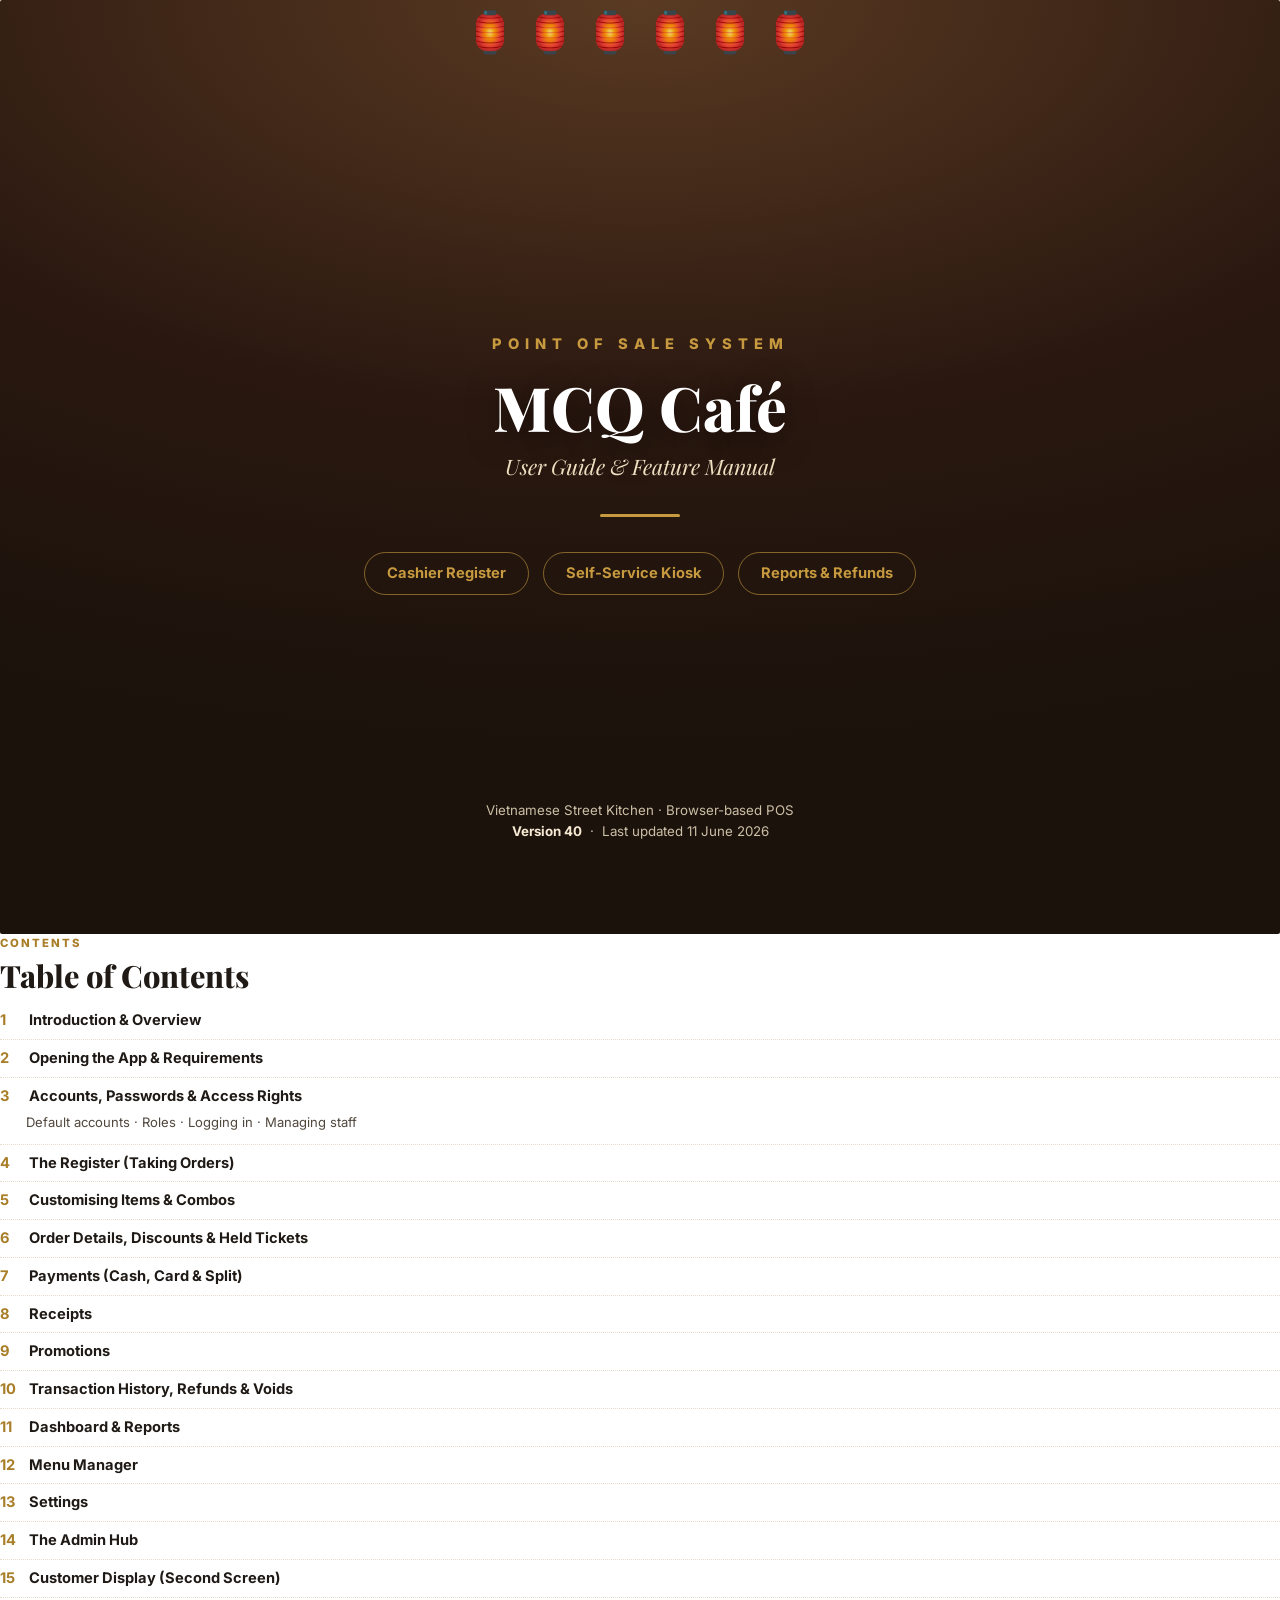
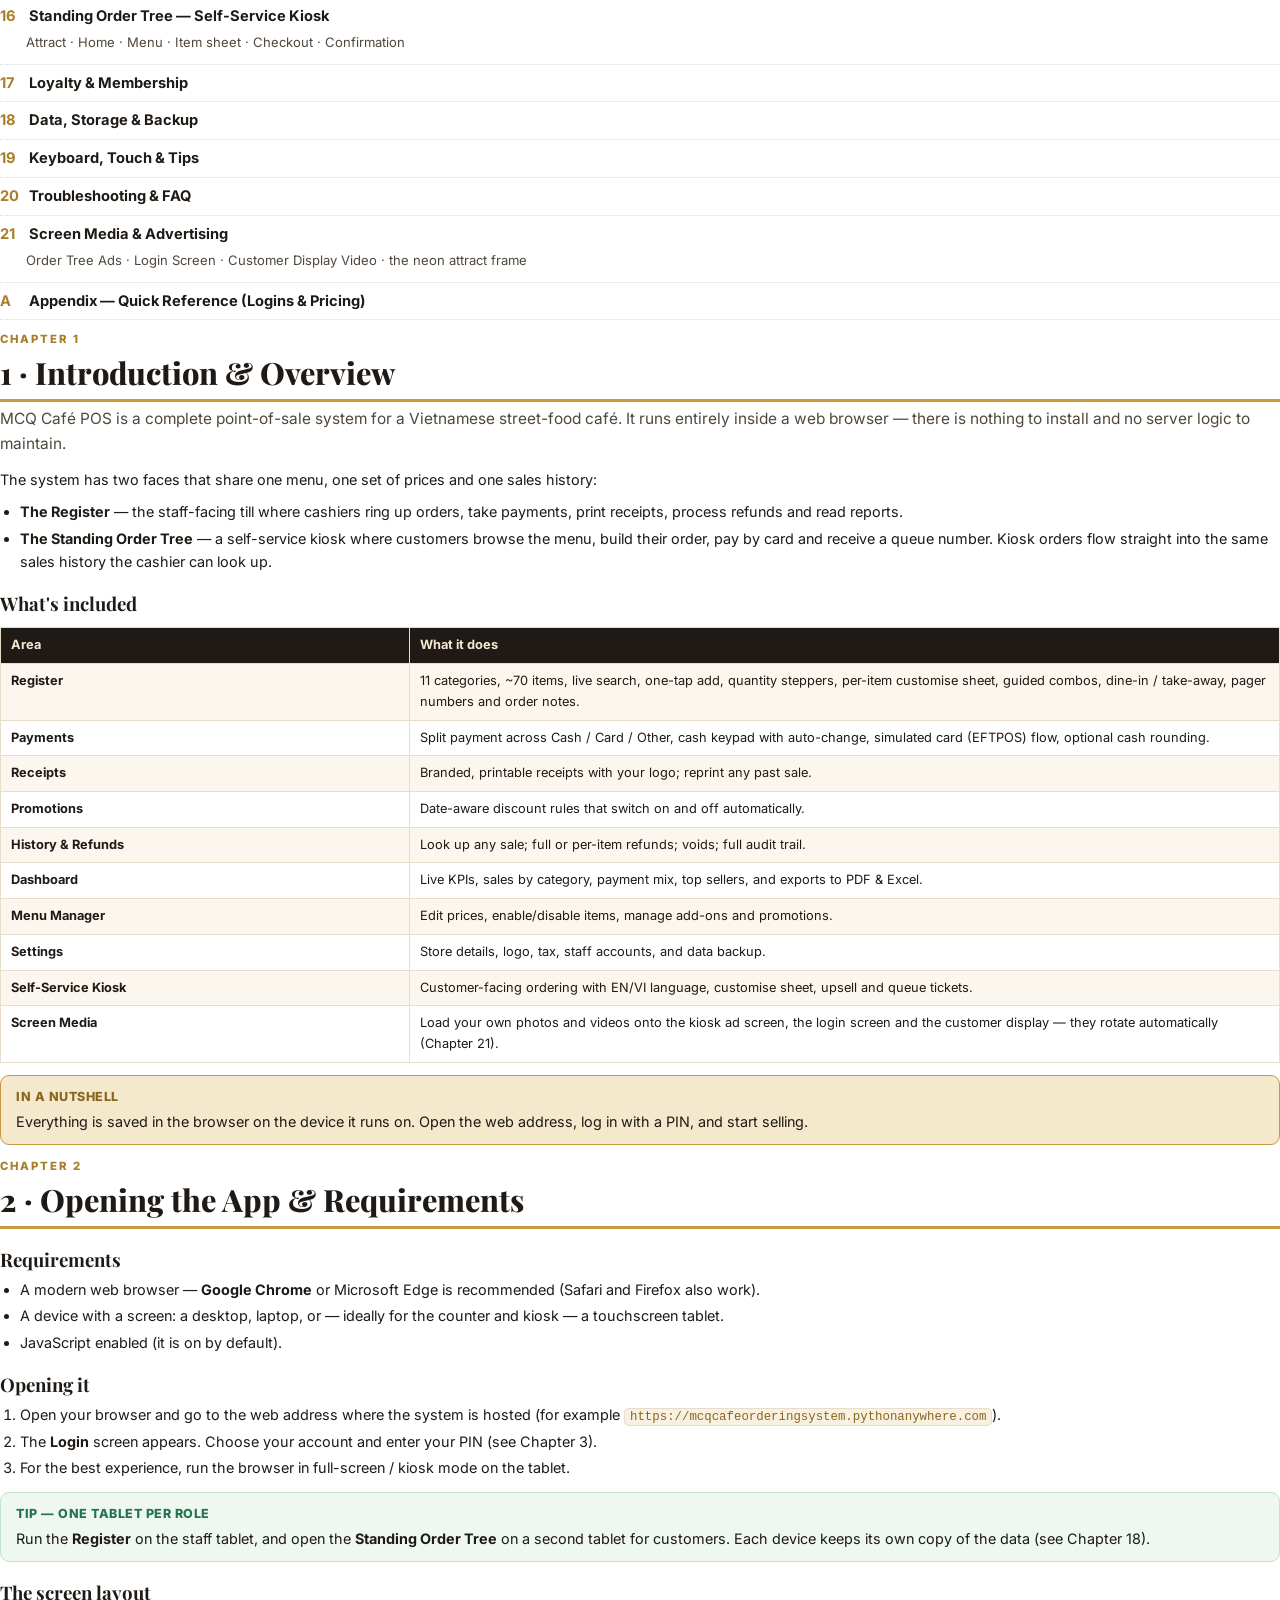
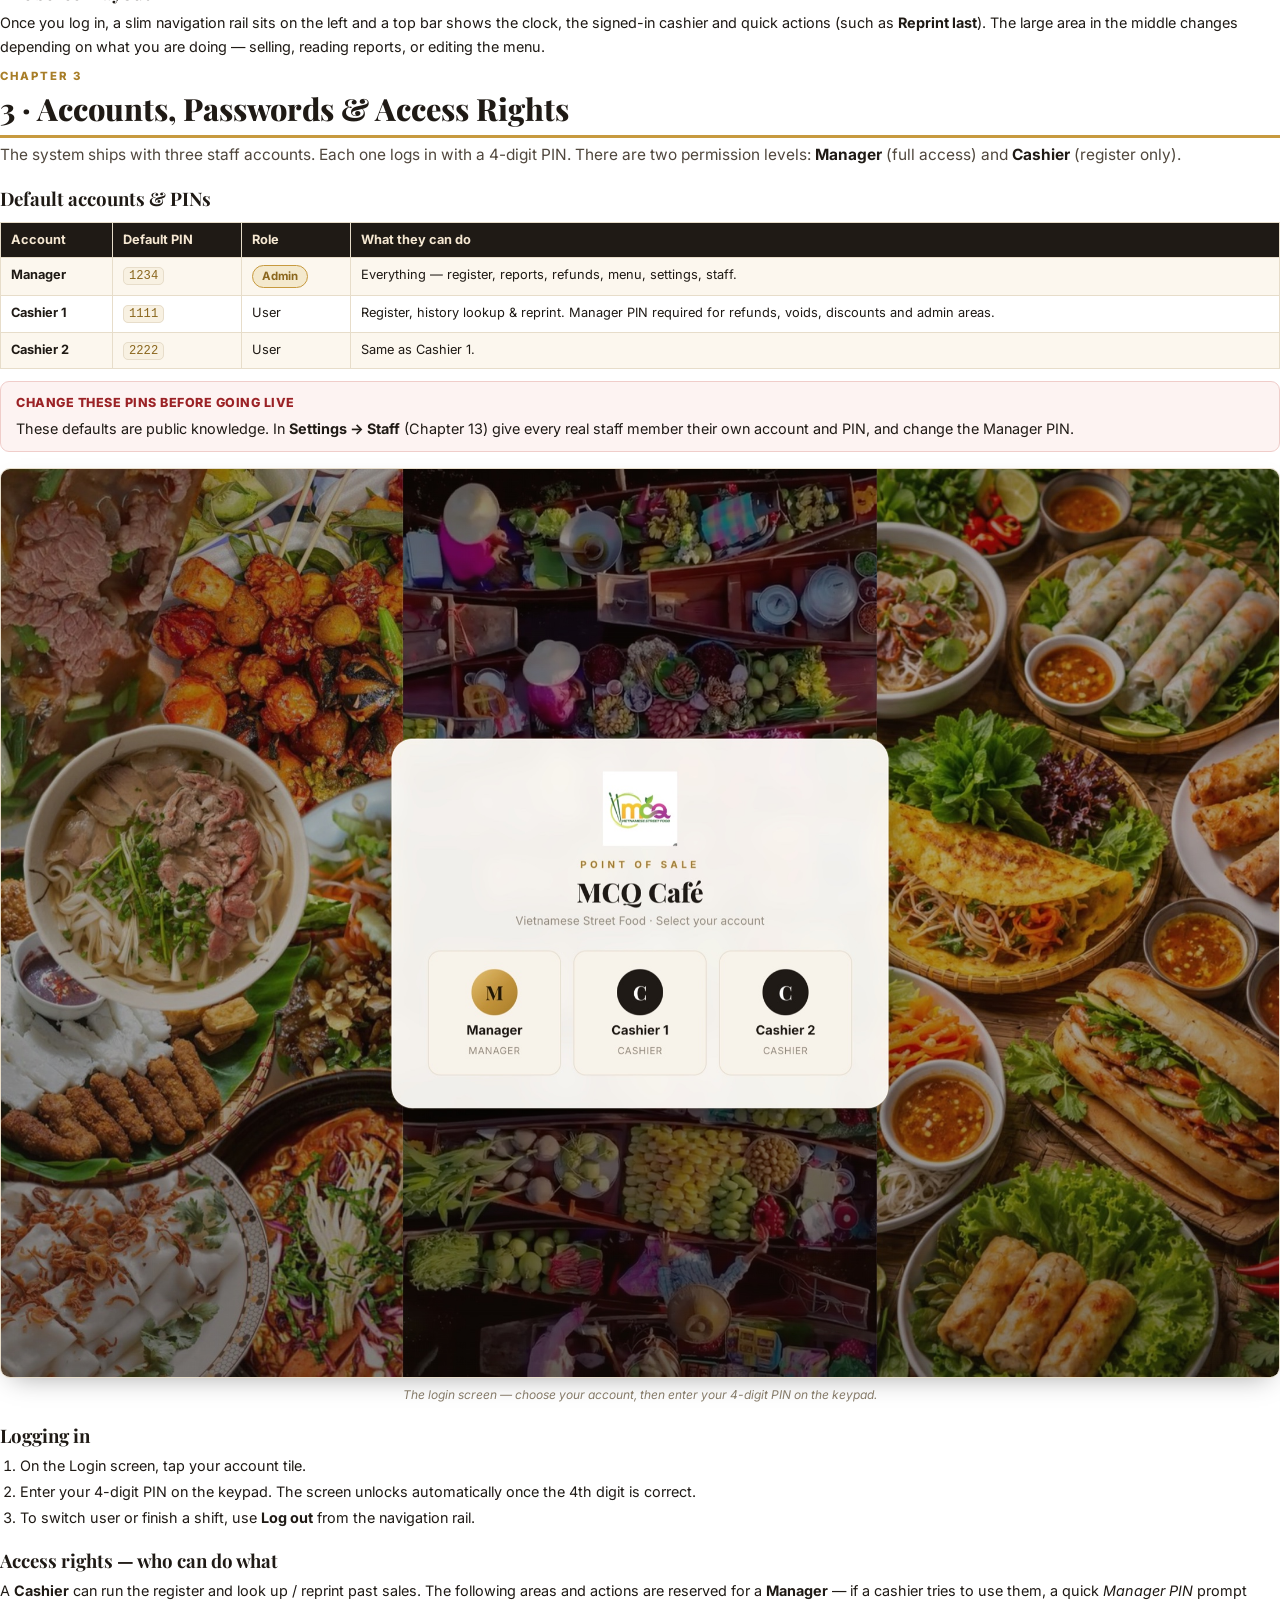
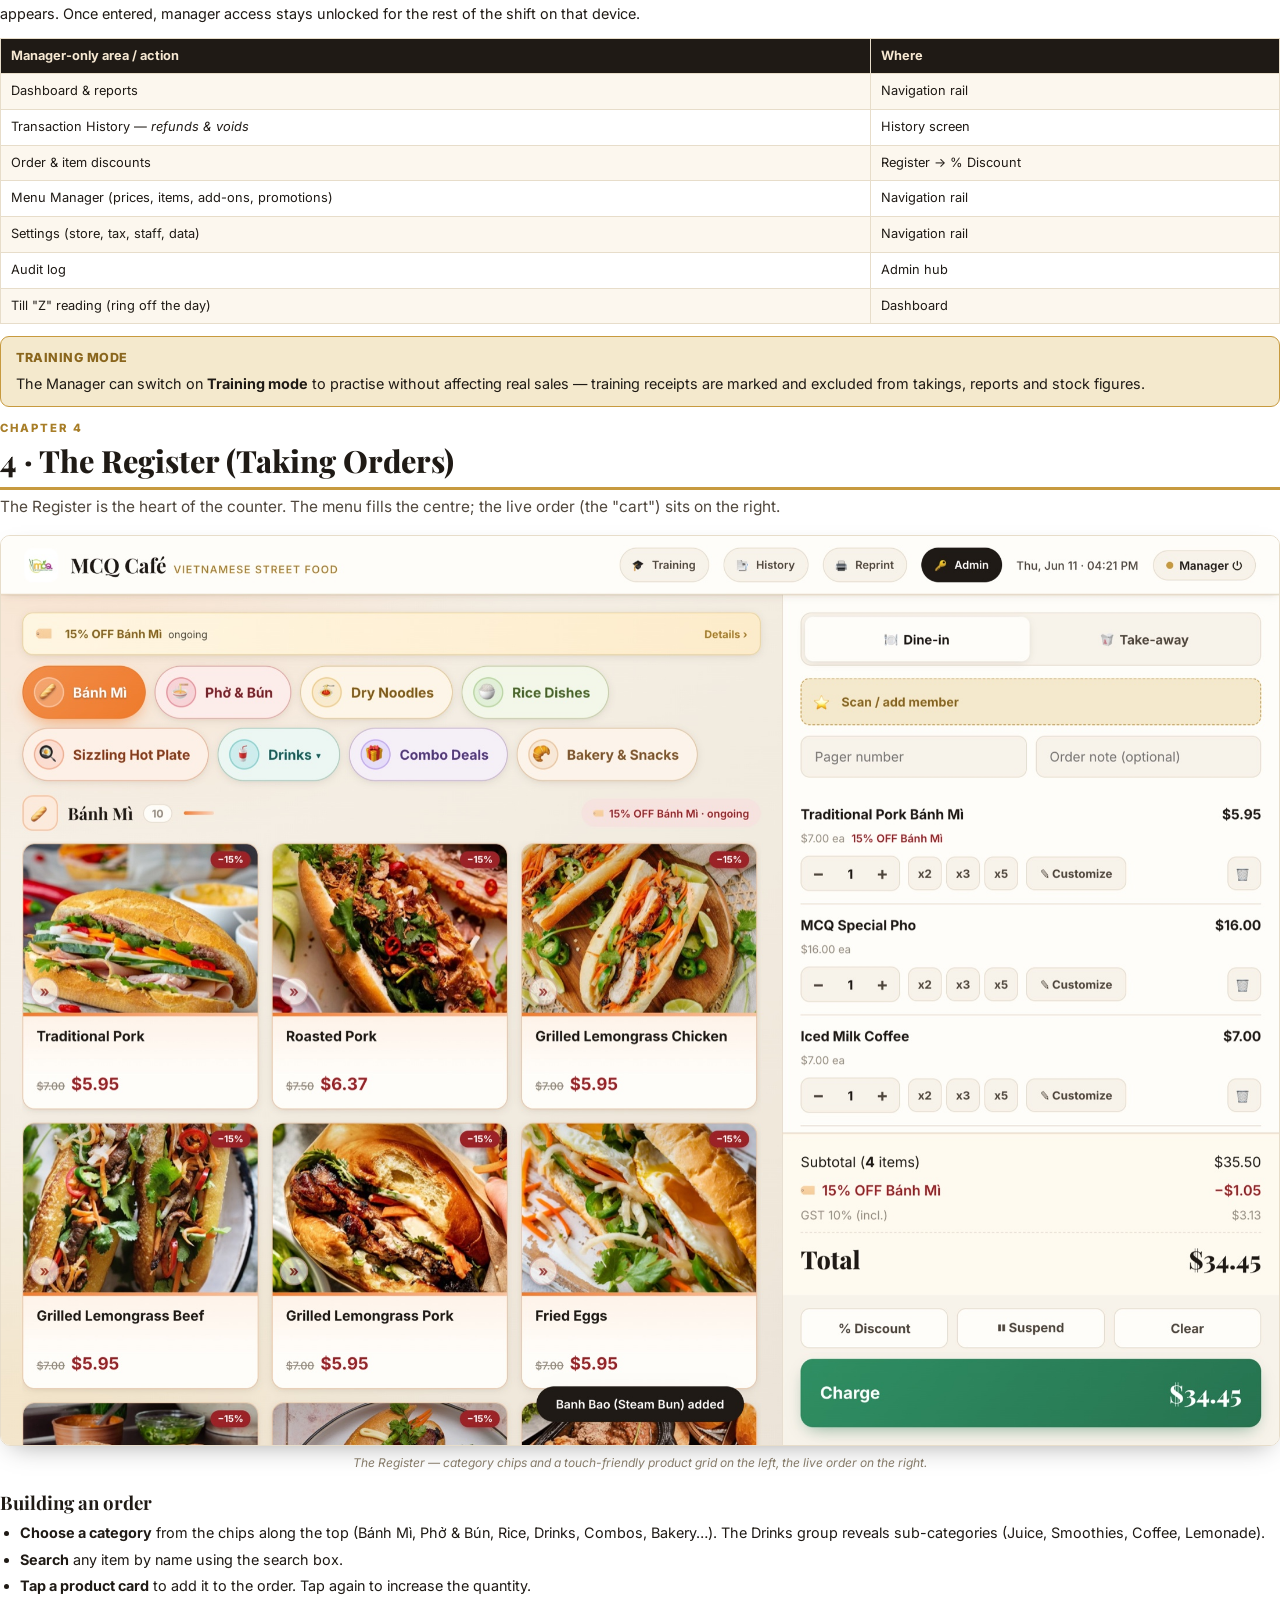
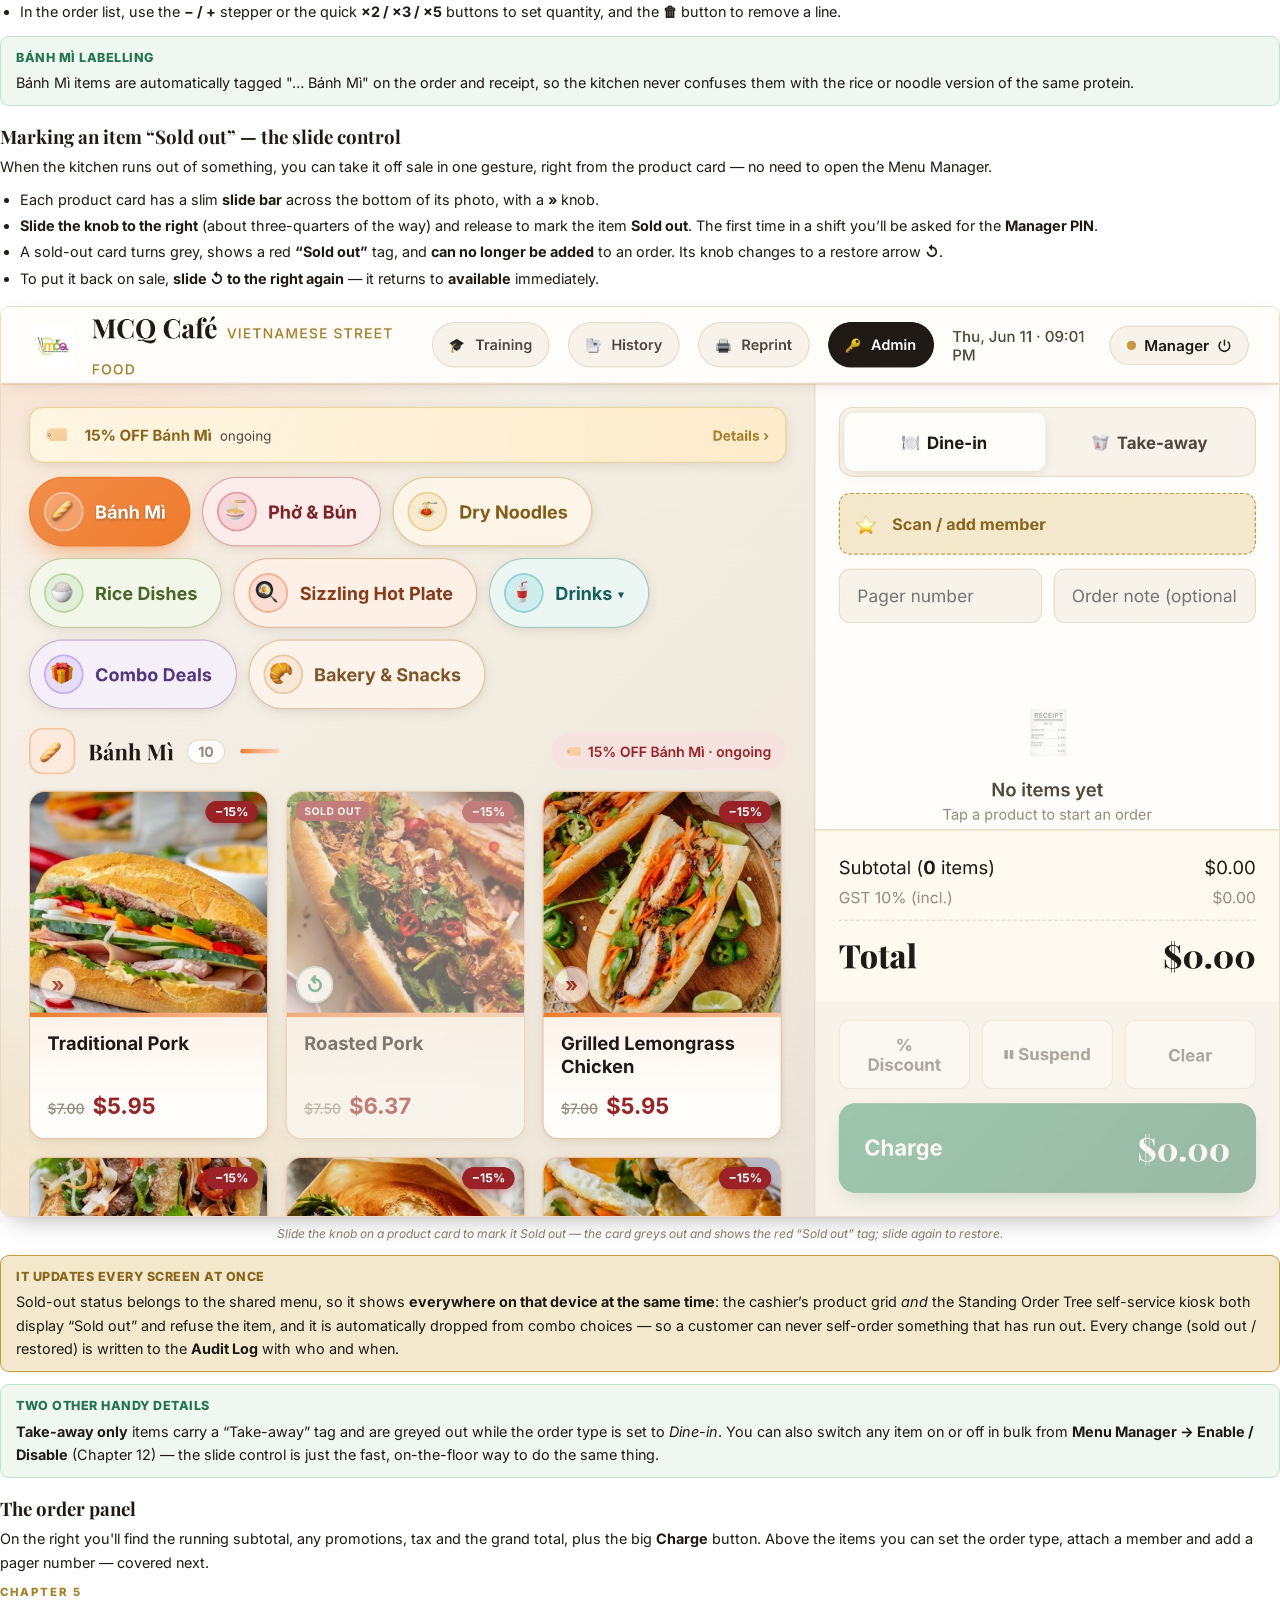
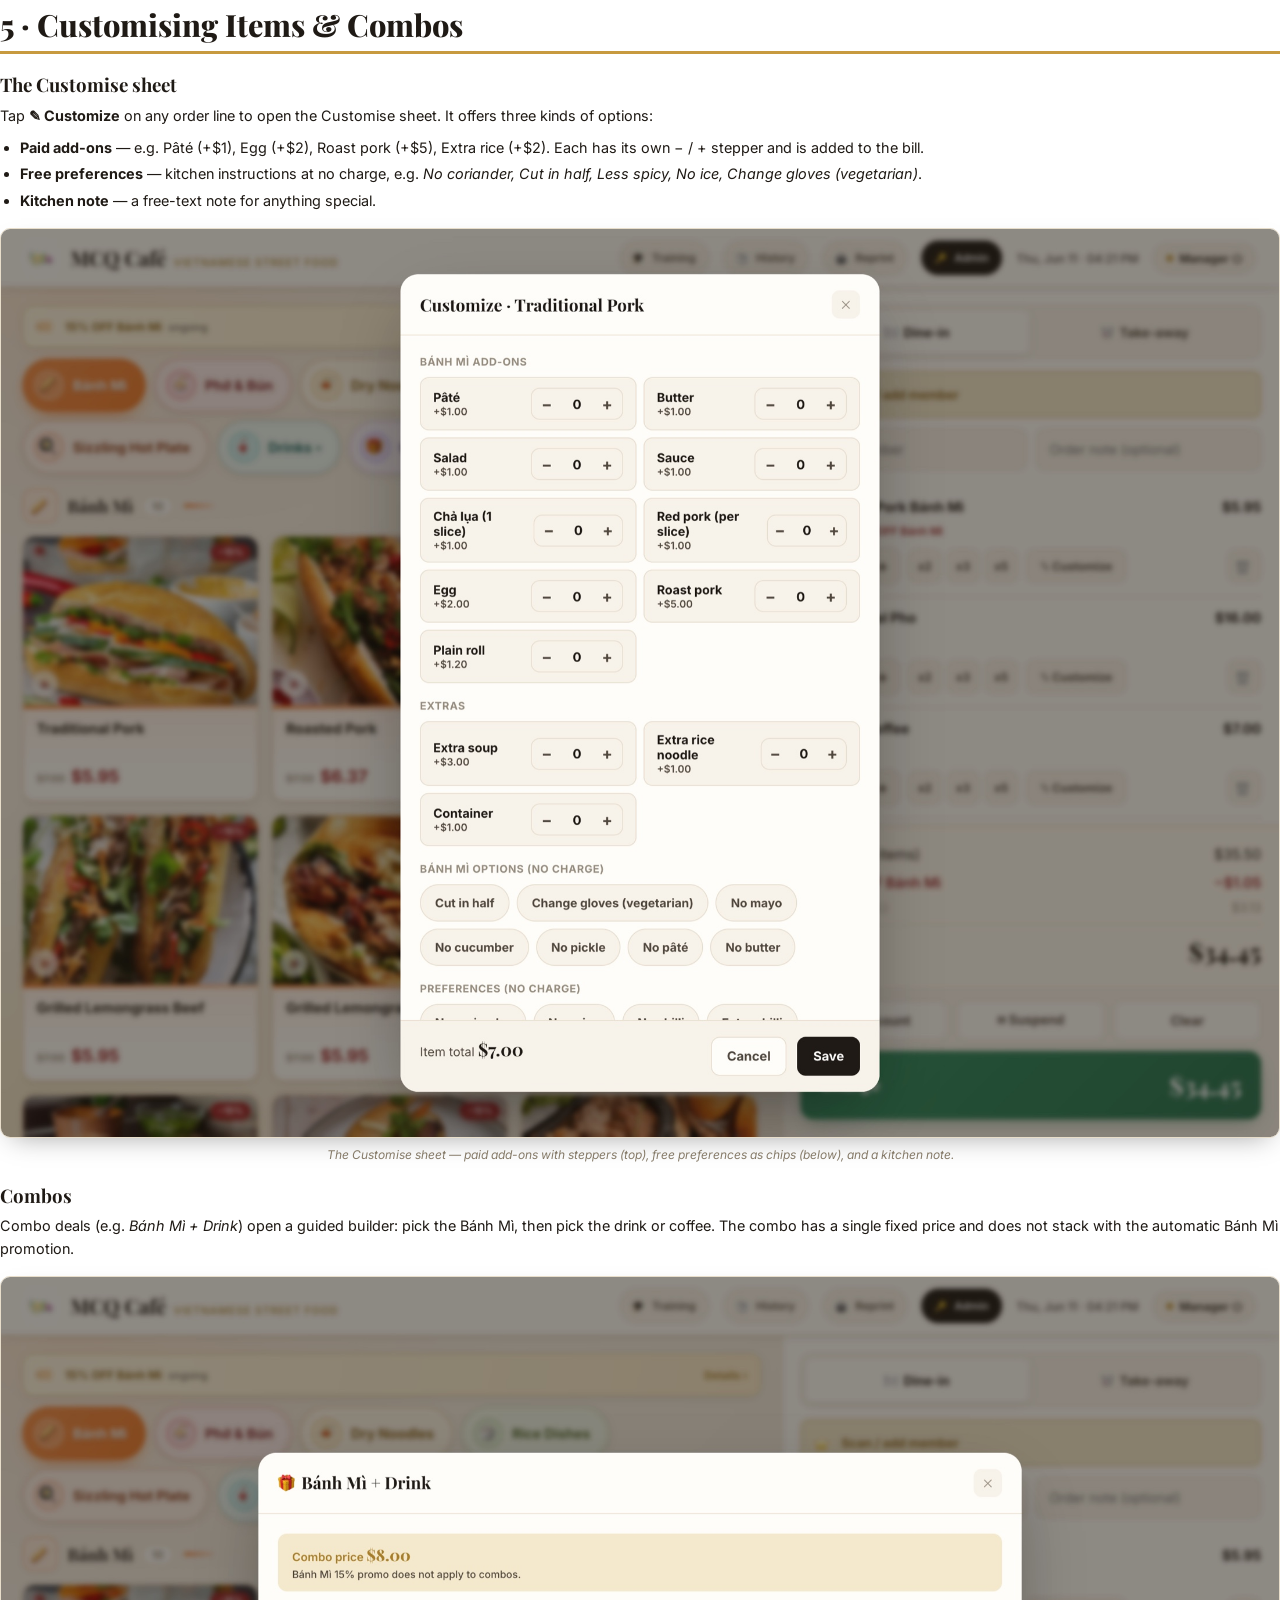
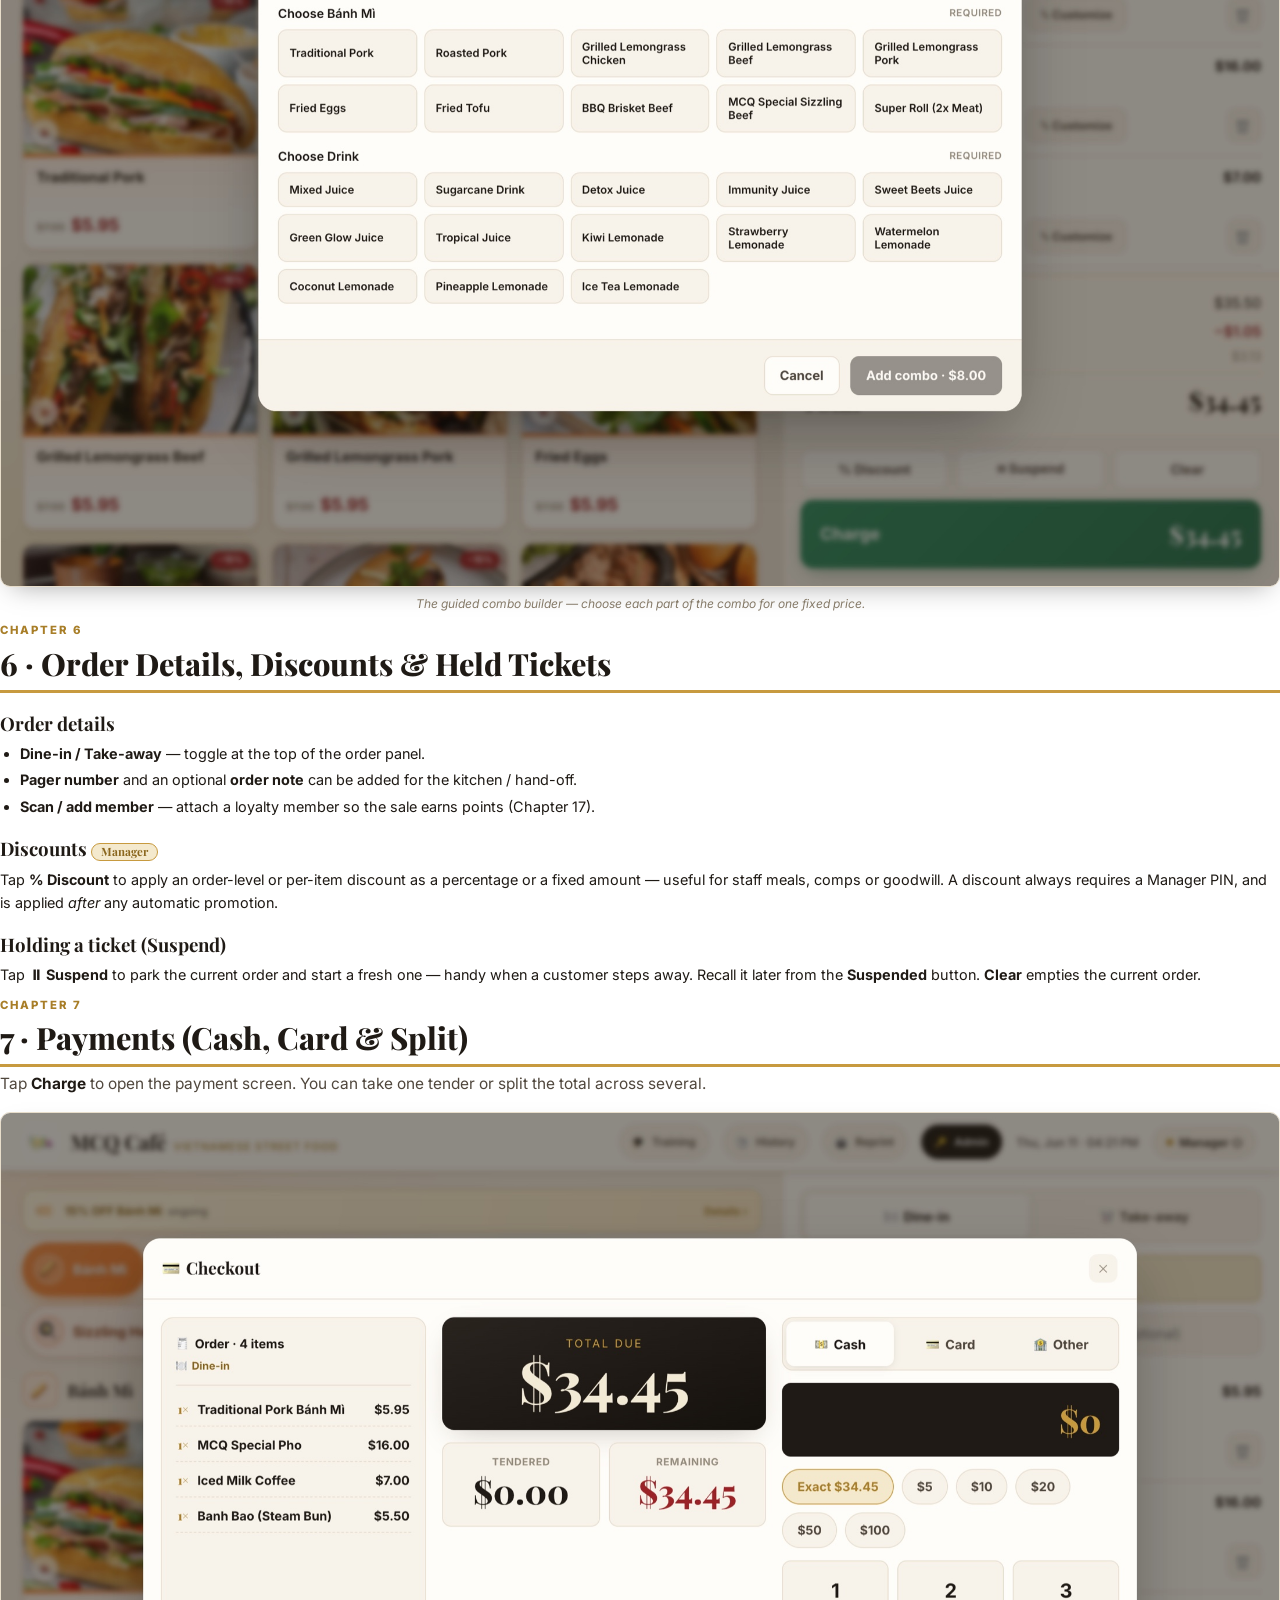
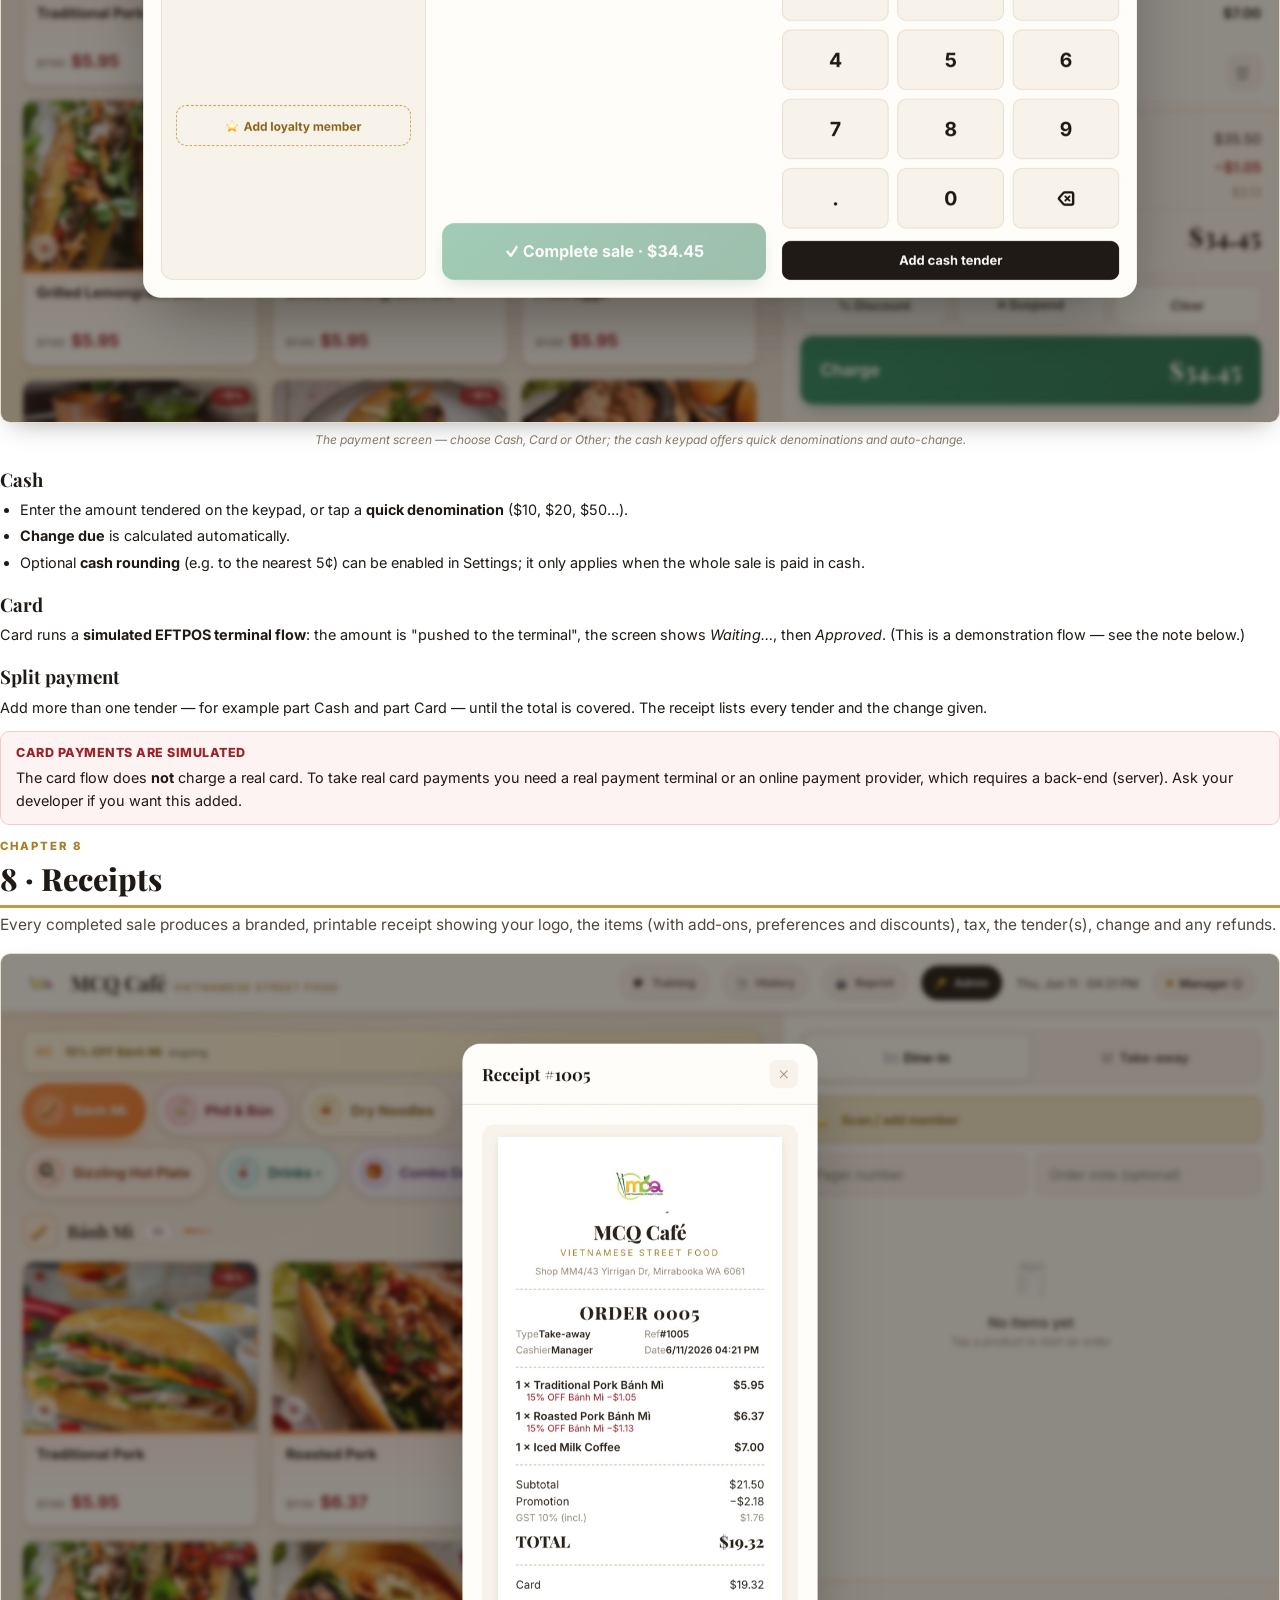
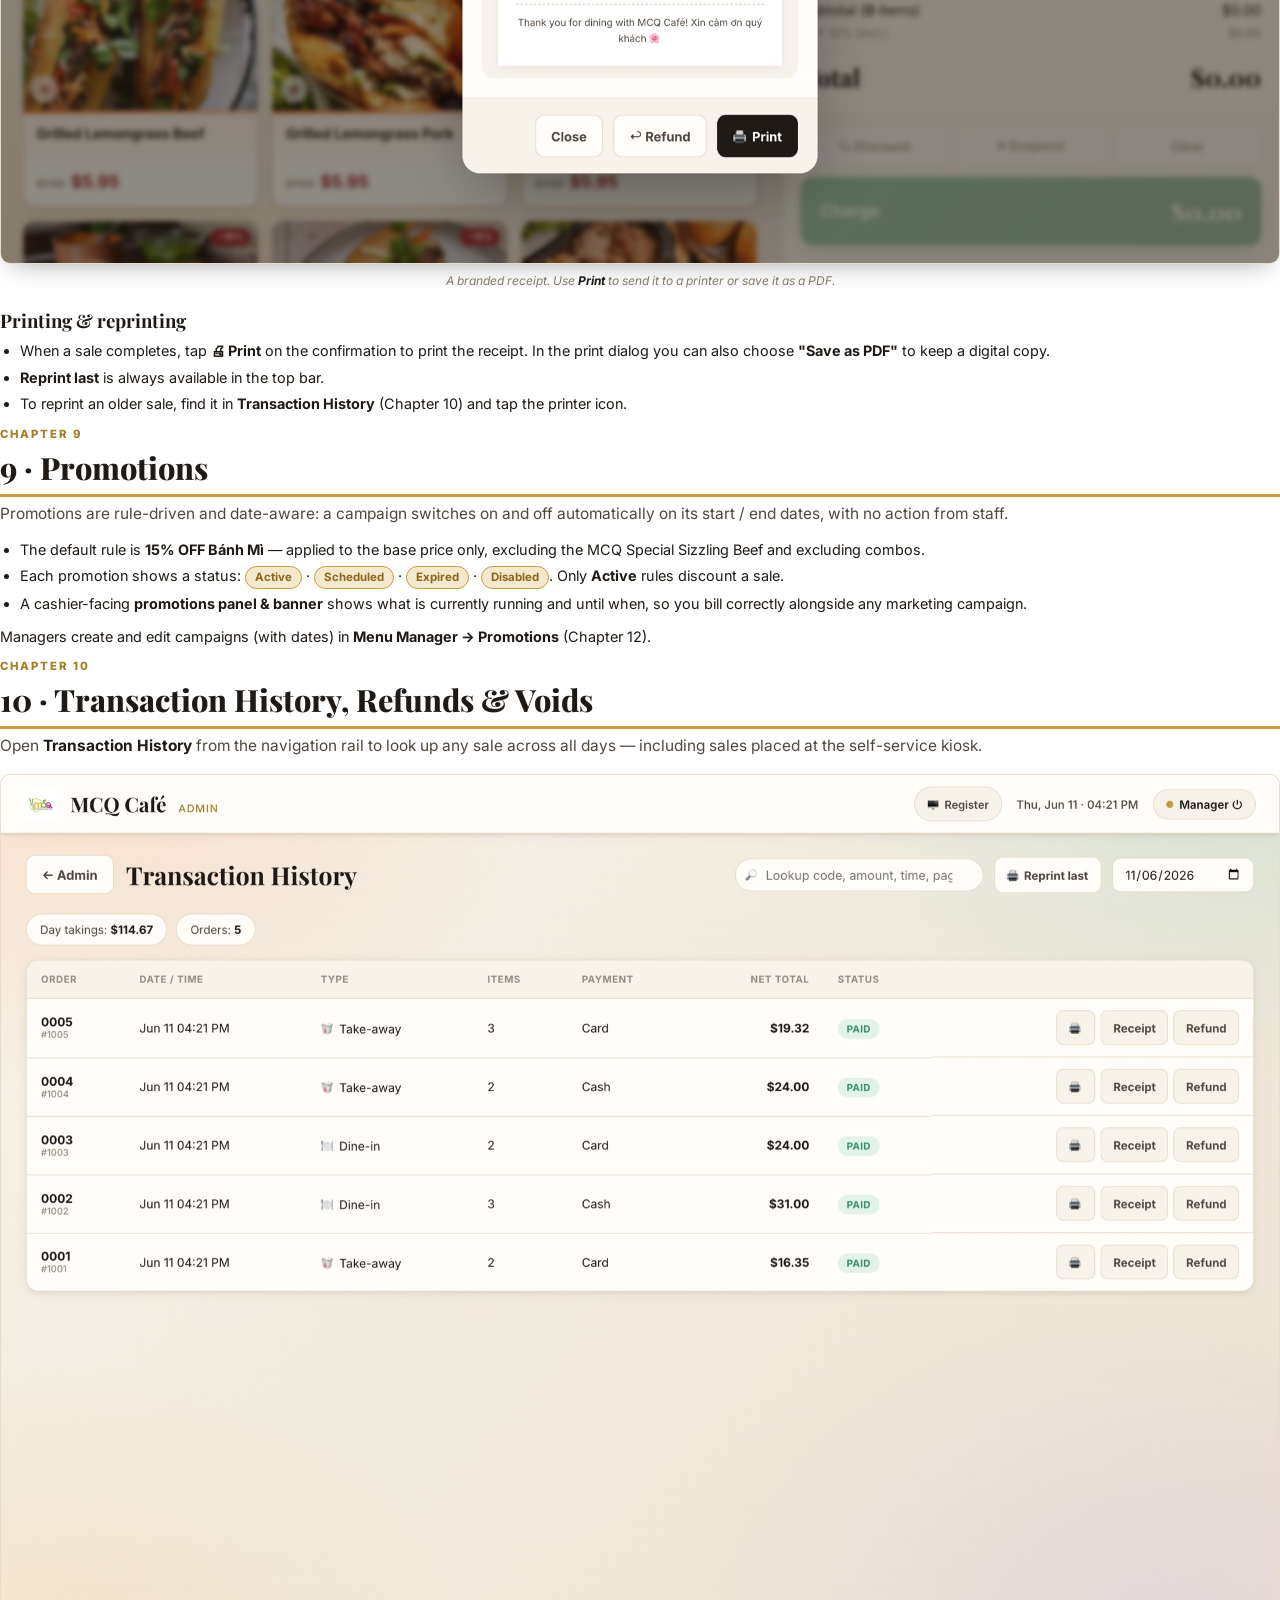
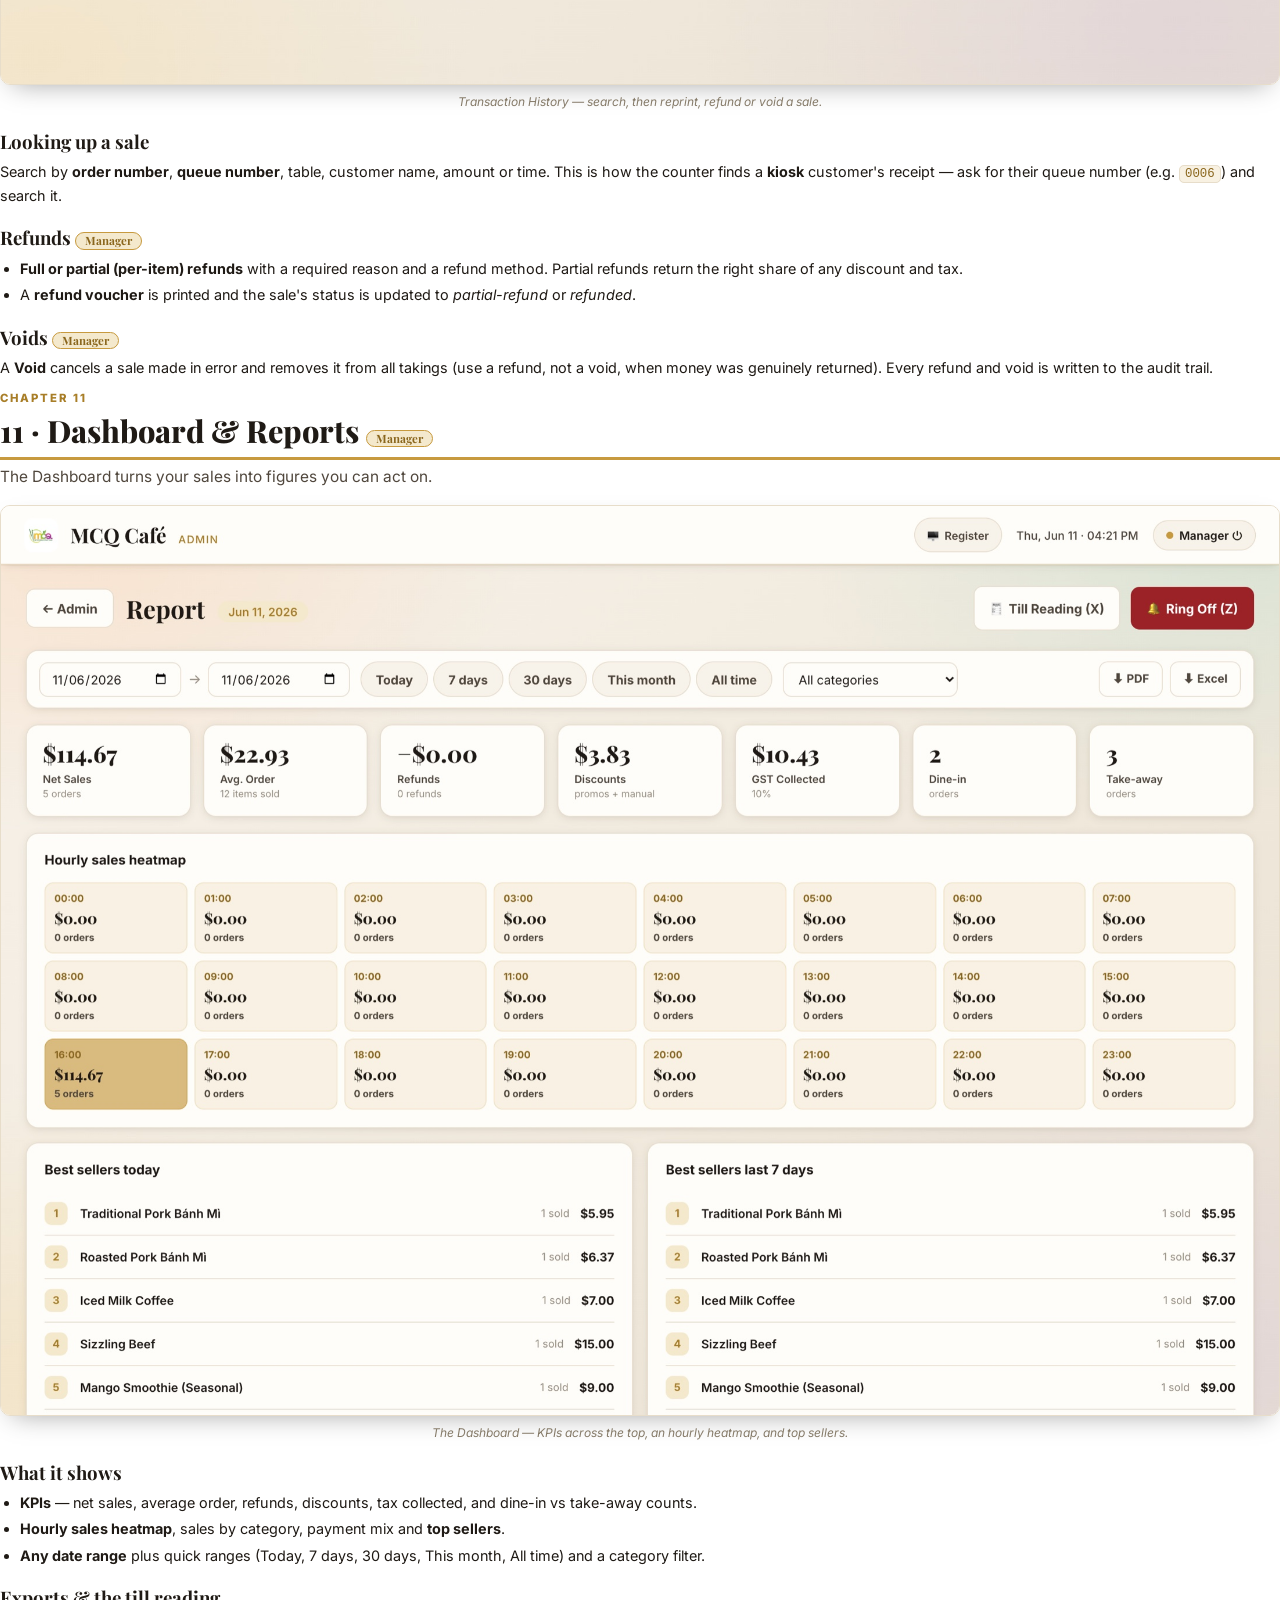
<file: docs/USER_GUIDE.html>
<!doctype html>
<html lang="en">
<head>
<meta charset="utf-8">
<title>MCQ Café POS — User Guide</title>
<link href="https://fonts.googleapis.com/css2?family=Playfair+Display:wght@600;700;800&family=Inter:wght@400;500;600;700;800&display=swap" rel="stylesheet">
<style>
  :root{
    --ink:#1f1a15; --ink2:#50473d; --muted:#857a68;
    --gold:#c79a3f; --gold2:#a87e28; --gold3:#8a661d; --goldsoft:#f4e9cd;
    --line:#e7ddca; --cream:#fcf7ee; --cream2:#f8f1e2; --green:#267350; --red:#9b2226;
    --serif:'Playfair Display',Georgia,serif; --sans:'Inter',-apple-system,Segoe UI,sans-serif;
  }
  *{box-sizing:border-box;}
  html{-webkit-print-color-adjust:exact;print-color-adjust:exact;}
  body{margin:0;font-family:var(--sans);color:var(--ink);font-size:10.8pt;line-height:1.62;}
  h1,h2,h3,h4{font-family:var(--serif);color:var(--ink);line-height:1.18;}
  p{margin:0 0 9px;}
  a{color:var(--gold3);}
  code{font-family:'SF Mono',Menlo,monospace;background:var(--cream2);border:1px solid var(--line);border-radius:5px;padding:1px 5px;font-size:.86em;color:var(--gold3);}
  ul,ol{margin:0 0 10px;padding-left:20px;}
  li{margin:3px 0;}
  strong{color:var(--ink);}

  /* ---- page flow ---- */
  .chapter{page-break-before:always;}
  .toc{page-break-after:always;}
  h2.h,h3,h4{page-break-after:avoid;}
  .avoid{page-break-inside:avoid;}

  /* ---- cover ---- */
  .cover{position:relative;height:247mm;display:flex;flex-direction:column;justify-content:center;
    color:#f6e8d2;text-align:center;padding:0 22mm;overflow:hidden;border-radius:2px;
    background:radial-gradient(120% 80% at 50% 0%,#5a3a22 0%,#2a1810 55%,#1a120b 100%);page-break-after:always;}
  .cover .lantern{position:absolute;top:0;left:0;right:0;display:flex;justify-content:space-around;font-size:30pt;opacity:.9;}
  .cover .eyebrow{letter-spacing:6px;text-transform:uppercase;color:var(--gold);font-weight:800;font-size:11pt;margin-bottom:14px;}
  .cover h1{font-size:46pt;font-weight:800;color:#fff;margin:0 0 6px;text-shadow:0 6px 30px rgba(0,0,0,.5);}
  .cover .sub{font-size:16pt;color:#f0e0c2;font-family:var(--serif);font-style:italic;margin-bottom:30px;}
  .cover .rule{width:80px;height:3px;background:var(--gold);margin:0 auto 30px;border-radius:3px;}
  .cover .tag{display:inline-block;border:1.5px solid rgba(199,154,63,.6);border-radius:30px;padding:9px 22px;color:var(--gold);font-weight:700;font-size:11pt;margin:5px;}
  .cover .foot{position:absolute;left:0;right:0;bottom:24mm;color:#cdbfa6;font-size:10pt;}
  .cover .foot b{color:#f6e8d2;}

  /* ---- headings ---- */
  h2.h{font-size:23pt;font-weight:800;margin:0 0 4px;padding-bottom:8px;border-bottom:3px solid var(--gold);}
  .kicker{color:var(--gold2);font-weight:800;letter-spacing:2px;text-transform:uppercase;font-size:8.5pt;margin-bottom:6px;}
  h3{font-size:14pt;font-weight:700;margin:20px 0 7px;color:var(--ink);}
  h4{font-size:11.5pt;font-weight:700;margin:14px 0 4px;color:var(--gold3);}

  /* ---- figures ---- */
  figure{margin:16px 0 8px;page-break-inside:avoid;}
  figure img{width:100%;border:1px solid var(--line);border-radius:10px;box-shadow:0 10px 26px -12px rgba(0,0,0,.38);display:block;}
  figcaption{font-size:9pt;color:var(--muted);margin-top:7px;text-align:center;font-style:italic;}

  /* ---- callouts ---- */
  .box{border-radius:9px;padding:11px 15px;margin:12px 0;page-break-inside:avoid;border:1px solid var(--line);background:var(--cream);}
  .box .bt{font-weight:800;font-size:9.4pt;text-transform:uppercase;letter-spacing:.5px;margin-bottom:3px;}
  .tip{background:#eef7f0;border-color:#bfe3cd;} .tip .bt{color:var(--green);}
  .warn{background:#fdf3f2;border-color:#f0cdca;} .warn .bt{color:var(--red);}
  .note{background:var(--goldsoft);border-color:var(--gold);} .note .bt{color:var(--gold3);}

  /* ---- tables ---- */
  table{width:100%;border-collapse:collapse;margin:12px 0;font-size:9.6pt;page-break-inside:avoid;}
  th,td{border:1px solid var(--line);padding:7px 10px;text-align:left;vertical-align:top;}
  th{background:var(--ink);color:#f6e8d2;font-weight:700;}
  tr:nth-child(even) td{background:var(--cream);}
  td code{font-size:.95em;}

  .lead{font-size:11.6pt;color:var(--ink2);margin-bottom:12px;}
  .pill{display:inline-block;background:var(--goldsoft);color:var(--gold3);border:1px solid var(--gold);border-radius:20px;padding:1px 9px;font-size:8.6pt;font-weight:700;}
  .twocol{column-count:2;column-gap:20px;}
  .twocol li{break-inside:avoid;}

  /* TOC */
  .toc h2{border:none;}
  .toc ol{list-style:none;padding:0;font-size:11pt;}
  .toc>ol>li{margin:7px 0;font-weight:700;border-bottom:1px dotted var(--line);padding-bottom:6px;}
  .toc .num{display:inline-block;width:26px;color:var(--gold2);}
  .toc ul{list-style:none;padding-left:26px;margin:4px 0;font-weight:400;color:var(--ink2);font-size:9.8pt;}
</style>
</head>
<body>

<!-- ====================== COVER ====================== -->
<section class="cover">
  <div class="lantern">🏮 🏮 🏮 🏮 🏮 🏮</div>
  <div class="eyebrow">Point of Sale System</div>
  <h1>MCQ Café</h1>
  <div class="sub">User Guide &amp; Feature Manual</div>
  <div class="rule"></div>
  <div>
    <span class="tag">Cashier Register</span>
    <span class="tag">Self-Service Kiosk</span>
    <span class="tag">Reports &amp; Refunds</span>
  </div>
  <div class="foot">
    Vietnamese Street Kitchen · Browser-based POS<br>
    <b>Version 40</b> &nbsp;·&nbsp; Last updated 11 June 2026
  </div>
</section>

<!-- ====================== TOC ====================== -->
<section class="toc">
  <div class="kicker">Contents</div>
  <h2 class="h">Table of Contents</h2>
  <ol>
    <li><span class="num">1</span> Introduction &amp; Overview</li>
    <li><span class="num">2</span> Opening the App &amp; Requirements</li>
    <li><span class="num">3</span> Accounts, Passwords &amp; Access Rights
      <ul><li>Default accounts · Roles · Logging in · Managing staff</li></ul></li>
    <li><span class="num">4</span> The Register (Taking Orders)</li>
    <li><span class="num">5</span> Customising Items &amp; Combos</li>
    <li><span class="num">6</span> Order Details, Discounts &amp; Held Tickets</li>
    <li><span class="num">7</span> Payments (Cash, Card &amp; Split)</li>
    <li><span class="num">8</span> Receipts</li>
    <li><span class="num">9</span> Promotions</li>
    <li><span class="num">10</span> Transaction History, Refunds &amp; Voids</li>
    <li><span class="num">11</span> Dashboard &amp; Reports</li>
    <li><span class="num">12</span> Menu Manager</li>
    <li><span class="num">13</span> Settings</li>
    <li><span class="num">14</span> The Admin Hub</li>
    <li><span class="num">15</span> Customer Display (Second Screen)</li>
    <li><span class="num">16</span> Standing Order Tree — Self-Service Kiosk
      <ul><li>Attract · Home · Menu · Item sheet · Checkout · Confirmation</li></ul></li>
    <li><span class="num">17</span> Loyalty &amp; Membership</li>
    <li><span class="num">18</span> Data, Storage &amp; Backup</li>
    <li><span class="num">19</span> Keyboard, Touch &amp; Tips</li>
    <li><span class="num">20</span> Troubleshooting &amp; FAQ</li>
    <li><span class="num">21</span> Screen Media &amp; Advertising
      <ul><li>Order Tree Ads · Login Screen · Customer Display Video · the neon attract frame</li></ul></li>
    <li><span class="num">A</span> Appendix — Quick Reference (Logins &amp; Pricing)</li>
  </ol>
</section>

<!-- ====================== 1. INTRO ====================== -->
<section class="chapter">
  <div class="kicker">Chapter 1</div>
  <h2 class="h">1 · Introduction &amp; Overview</h2>
  <p class="lead">MCQ Café POS is a complete point-of-sale system for a Vietnamese street-food café. It runs entirely inside a web browser — there is nothing to install and no server logic to maintain.</p>

  <p>The system has two faces that share one menu, one set of prices and one sales history:</p>
  <ul>
    <li><strong>The Register</strong> — the staff-facing till where cashiers ring up orders, take payments, print receipts, process refunds and read reports.</li>
    <li><strong>The Standing Order Tree</strong> — a self-service kiosk where customers browse the menu, build their order, pay by card and receive a queue number. Kiosk orders flow straight into the same sales history the cashier can look up.</li>
  </ul>

  <h3>What's included</h3>
  <table>
    <tr><th style="width:32%">Area</th><th>What it does</th></tr>
    <tr><td><strong>Register</strong></td><td>11 categories, ~70 items, live search, one-tap add, quantity steppers, per-item customise sheet, guided combos, dine-in / take-away, pager numbers and order notes.</td></tr>
    <tr><td><strong>Payments</strong></td><td>Split payment across Cash / Card / Other, cash keypad with auto-change, simulated card (EFTPOS) flow, optional cash rounding.</td></tr>
    <tr><td><strong>Receipts</strong></td><td>Branded, printable receipts with your logo; reprint any past sale.</td></tr>
    <tr><td><strong>Promotions</strong></td><td>Date-aware discount rules that switch on and off automatically.</td></tr>
    <tr><td><strong>History &amp; Refunds</strong></td><td>Look up any sale; full or per-item refunds; voids; full audit trail.</td></tr>
    <tr><td><strong>Dashboard</strong></td><td>Live KPIs, sales by category, payment mix, top sellers, and exports to PDF &amp; Excel.</td></tr>
    <tr><td><strong>Menu Manager</strong></td><td>Edit prices, enable/disable items, manage add-ons and promotions.</td></tr>
    <tr><td><strong>Settings</strong></td><td>Store details, logo, tax, staff accounts, and data backup.</td></tr>
    <tr><td><strong>Self-Service Kiosk</strong></td><td>Customer-facing ordering with EN/VI language, customise sheet, upsell and queue tickets.</td></tr>
    <tr><td><strong>Screen Media</strong></td><td>Load your own photos and videos onto the kiosk ad screen, the login screen and the customer display — they rotate automatically (Chapter 21).</td></tr>
  </table>

  <div class="box note"><div class="bt">In a nutshell</div>Everything is saved in the browser on the device it runs on. Open the web address, log in with a PIN, and start selling.</div>
</section>

<!-- ====================== 2. OPENING ====================== -->
<section class="chapter">
  <div class="kicker">Chapter 2</div>
  <h2 class="h">2 · Opening the App &amp; Requirements</h2>

  <h3>Requirements</h3>
  <ul>
    <li>A modern web browser — <strong>Google Chrome</strong> or Microsoft Edge is recommended (Safari and Firefox also work).</li>
    <li>A device with a screen: a desktop, laptop, or — ideally for the counter and kiosk — a touchscreen tablet.</li>
    <li>JavaScript enabled (it is on by default).</li>
  </ul>

  <h3>Opening it</h3>
  <ol>
    <li>Open your browser and go to the web address where the system is hosted (for example <code>https://mcqcafeorderingsystem.pythonanywhere.com</code>).</li>
    <li>The <strong>Login</strong> screen appears. Choose your account and enter your PIN (see Chapter 3).</li>
    <li>For the best experience, run the browser in full-screen / kiosk mode on the tablet.</li>
  </ol>

  <div class="box tip"><div class="bt">Tip — one tablet per role</div>Run the <strong>Register</strong> on the staff tablet, and open the <strong>Standing Order Tree</strong> on a second tablet for customers. Each device keeps its own copy of the data (see Chapter 18).</div>

  <h3>The screen layout</h3>
  <p>Once you log in, a slim navigation rail sits on the left and a top bar shows the clock, the signed-in cashier and quick actions (such as <strong>Reprint last</strong>). The large area in the middle changes depending on what you are doing — selling, reading reports, or editing the menu.</p>
</section>

<!-- ====================== 3. ACCOUNTS ====================== -->
<section class="chapter">
  <div class="kicker">Chapter 3</div>
  <h2 class="h">3 · Accounts, Passwords &amp; Access Rights</h2>
  <p class="lead">The system ships with three staff accounts. Each one logs in with a 4-digit PIN. There are two permission levels: <strong>Manager</strong> (full access) and <strong>Cashier</strong> (register only).</p>

  <h3>Default accounts &amp; PINs</h3>
  <table>
    <tr><th>Account</th><th>Default PIN</th><th>Role</th><th>What they can do</th></tr>
    <tr><td><strong>Manager</strong></td><td><code>1234</code></td><td><span class="pill">Admin</span></td><td>Everything — register, reports, refunds, menu, settings, staff.</td></tr>
    <tr><td><strong>Cashier 1</strong></td><td><code>1111</code></td><td>User</td><td>Register, history lookup &amp; reprint. Manager PIN required for refunds, voids, discounts and admin areas.</td></tr>
    <tr><td><strong>Cashier 2</strong></td><td><code>2222</code></td><td>User</td><td>Same as Cashier 1.</td></tr>
  </table>

  <div class="box warn"><div class="bt">Change these PINs before going live</div>These defaults are public knowledge. In <strong>Settings → Staff</strong> (Chapter 13) give every real staff member their own account and PIN, and change the Manager PIN.</div>

  <figure><img src="img/01-login.jpg" alt="Login screen"><figcaption>The login screen — choose your account, then enter your 4-digit PIN on the keypad.</figcaption></figure>

  <h3>Logging in</h3>
  <ol>
    <li>On the Login screen, tap your account tile.</li>
    <li>Enter your 4-digit PIN on the keypad. The screen unlocks automatically once the 4th digit is correct.</li>
    <li>To switch user or finish a shift, use <strong>Log out</strong> from the navigation rail.</li>
  </ol>

  <h3>Access rights — who can do what</h3>
  <p>A <strong>Cashier</strong> can run the register and look up / reprint past sales. The following areas and actions are reserved for a <strong>Manager</strong> — if a cashier tries to use them, a quick <em>Manager PIN</em> prompt appears. Once entered, manager access stays unlocked for the rest of the shift on that device.</p>
  <table>
    <tr><th>Manager-only area / action</th><th>Where</th></tr>
    <tr><td>Dashboard &amp; reports</td><td>Navigation rail</td></tr>
    <tr><td>Transaction History — <em>refunds &amp; voids</em></td><td>History screen</td></tr>
    <tr><td>Order &amp; item discounts</td><td>Register → % Discount</td></tr>
    <tr><td>Menu Manager (prices, items, add-ons, promotions)</td><td>Navigation rail</td></tr>
    <tr><td>Settings (store, tax, staff, data)</td><td>Navigation rail</td></tr>
    <tr><td>Audit log</td><td>Admin hub</td></tr>
    <tr><td>Till "Z" reading (ring off the day)</td><td>Dashboard</td></tr>
  </table>
  <div class="box note"><div class="bt">Training mode</div>The Manager can switch on <strong>Training mode</strong> to practise without affecting real sales — training receipts are marked and excluded from takings, reports and stock figures.</div>
</section>

<!-- ====================== 4. REGISTER ====================== -->
<section class="chapter">
  <div class="kicker">Chapter 4</div>
  <h2 class="h">4 · The Register (Taking Orders)</h2>
  <p class="lead">The Register is the heart of the counter. The menu fills the centre; the live order (the "cart") sits on the right.</p>

  <figure><img src="img/02-register.jpg" alt="Register screen"><figcaption>The Register — category chips and a touch-friendly product grid on the left, the live order on the right.</figcaption></figure>

  <h3>Building an order</h3>
  <ul>
    <li><strong>Choose a category</strong> from the chips along the top (Bánh Mì, Phở &amp; Bún, Rice, Drinks, Combos, Bakery…). The Drinks group reveals sub-categories (Juice, Smoothies, Coffee, Lemonade).</li>
    <li><strong>Search</strong> any item by name using the search box.</li>
    <li><strong>Tap a product card</strong> to add it to the order. Tap again to increase the quantity.</li>
    <li>In the order list, use the <strong>−&nbsp;/&nbsp;+</strong> stepper or the quick <strong>×2 / ×3 / ×5</strong> buttons to set quantity, and the <strong>🗑</strong> button to remove a line.</li>
  </ul>
  <div class="box tip"><div class="bt">Bánh Mì labelling</div>Bánh Mì items are automatically tagged "… Bánh Mì" on the order and receipt, so the kitchen never confuses them with the rice or noodle version of the same protein.</div>

  <h3>Marking an item “Sold out” — the slide control</h3>
  <p>When the kitchen runs out of something, you can take it off sale in one gesture, right from the product card — no need to open the Menu Manager.</p>
  <ul>
    <li>Each product card has a slim <strong>slide bar</strong> across the bottom of its photo, with a <strong>»</strong> knob.</li>
    <li><strong>Slide the knob to the right</strong> (about three-quarters of the way) and release to mark the item <strong>Sold out</strong>. The first time in a shift you’ll be asked for the <strong>Manager PIN</strong>.</li>
    <li>A sold-out card turns grey, shows a red <strong>“Sold out”</strong> tag, and <strong>can no longer be added</strong> to an order. Its knob changes to a restore arrow <strong>↺</strong>.</li>
    <li>To put it back on sale, <strong>slide ↺ to the right again</strong> — it returns to <strong>available</strong> immediately.</li>
  </ul>
  <figure><img src="img/23-sold-out.jpg" alt="An item marked sold out on the Register"><figcaption>Slide the knob on a product card to mark it Sold out — the card greys out and shows the red “Sold out” tag; slide again to restore.</figcaption></figure>

  <div class="box note"><div class="bt">It updates every screen at once</div>Sold-out status belongs to the shared menu, so it shows <strong>everywhere on that device at the same time</strong>: the cashier’s product grid <em>and</em> the Standing Order Tree self-service kiosk both display “Sold out” and refuse the item, and it is automatically dropped from combo choices — so a customer can never self-order something that has run out. Every change (sold out / restored) is written to the <strong>Audit Log</strong> with who and when.</div>

  <div class="box tip"><div class="bt">Two other handy details</div><strong>Take-away only</strong> items carry a “Take-away” tag and are greyed out while the order type is set to <em>Dine-in</em>. You can also switch any item on or off in bulk from <strong>Menu Manager → Enable / Disable</strong> (Chapter 12) — the slide control is just the fast, on-the-floor way to do the same thing.</div>

  <h3>The order panel</h3>
  <p>On the right you'll find the running subtotal, any promotions, tax and the grand total, plus the big <strong>Charge</strong> button. Above the items you can set the order type, attach a member and add a pager number — covered next.</p>
</section>

<!-- ====================== 5. CUSTOMISE ====================== -->
<section class="chapter">
  <div class="kicker">Chapter 5</div>
  <h2 class="h">5 · Customising Items &amp; Combos</h2>

  <h3>The Customise sheet</h3>
  <p>Tap <strong>✎ Customize</strong> on any order line to open the Customise sheet. It offers three kinds of options:</p>
  <ul>
    <li><strong>Paid add-ons</strong> — e.g. Pâté (+$1), Egg (+$2), Roast pork (+$5), Extra rice (+$2). Each has its own − / + stepper and is added to the bill.</li>
    <li><strong>Free preferences</strong> — kitchen instructions at no charge, e.g. <em>No coriander, Cut in half, Less spicy, No ice, Change gloves (vegetarian)</em>.</li>
    <li><strong>Kitchen note</strong> — a free-text note for anything special.</li>
  </ul>

  <figure><img src="img/03-customize.jpg" alt="Customize sheet"><figcaption>The Customise sheet — paid add-ons with steppers (top), free preferences as chips (below), and a kitchen note.</figcaption></figure>

  <h3>Combos</h3>
  <p>Combo deals (e.g. <em>Bánh Mì + Drink</em>) open a guided builder: pick the Bánh Mì, then pick the drink or coffee. The combo has a single fixed price and does not stack with the automatic Bánh Mì promotion.</p>
  <figure><img src="img/18-combo.jpg" alt="Combo builder"><figcaption>The guided combo builder — choose each part of the combo for one fixed price.</figcaption></figure>
</section>

<!-- ====================== 6. ORDER DETAILS ====================== -->
<section class="chapter">
  <div class="kicker">Chapter 6</div>
  <h2 class="h">6 · Order Details, Discounts &amp; Held Tickets</h2>

  <h3>Order details</h3>
  <ul>
    <li><strong>Dine-in / Take-away</strong> — toggle at the top of the order panel.</li>
    <li><strong>Pager number</strong> and an optional <strong>order note</strong> can be added for the kitchen / hand-off.</li>
    <li><strong>Scan / add member</strong> — attach a loyalty member so the sale earns points (Chapter 17).</li>
  </ul>

  <h3>Discounts <span class="pill">Manager</span></h3>
  <p>Tap <strong>% Discount</strong> to apply an order-level or per-item discount as a percentage or a fixed amount — useful for staff meals, comps or goodwill. A discount always requires a Manager PIN, and is applied <em>after</em> any automatic promotion.</p>

  <h3>Holding a ticket (Suspend)</h3>
  <p>Tap <strong>⏸ Suspend</strong> to park the current order and start a fresh one — handy when a customer steps away. Recall it later from the <strong>Suspended</strong> button. <strong>Clear</strong> empties the current order.</p>
</section>

<!-- ====================== 7. PAYMENTS ====================== -->
<section class="chapter">
  <div class="kicker">Chapter 7</div>
  <h2 class="h">7 · Payments (Cash, Card &amp; Split)</h2>
  <p class="lead">Tap <strong>Charge</strong> to open the payment screen. You can take one tender or split the total across several.</p>

  <figure><img src="img/04-payment.jpg" alt="Payment screen"><figcaption>The payment screen — choose Cash, Card or Other; the cash keypad offers quick denominations and auto-change.</figcaption></figure>

  <h3>Cash</h3>
  <ul>
    <li>Enter the amount tendered on the keypad, or tap a <strong>quick denomination</strong> ($10, $20, $50…).</li>
    <li><strong>Change due</strong> is calculated automatically.</li>
    <li>Optional <strong>cash rounding</strong> (e.g. to the nearest 5¢) can be enabled in Settings; it only applies when the whole sale is paid in cash.</li>
  </ul>

  <h3>Card</h3>
  <p>Card runs a <strong>simulated EFTPOS terminal flow</strong>: the amount is "pushed to the terminal", the screen shows <em>Waiting…</em>, then <em>Approved</em>. (This is a demonstration flow — see the note below.)</p>

  <h3>Split payment</h3>
  <p>Add more than one tender — for example part Cash and part Card — until the total is covered. The receipt lists every tender and the change given.</p>

  <div class="box warn"><div class="bt">Card payments are simulated</div>The card flow does <strong>not</strong> charge a real card. To take real card payments you need a real payment terminal or an online payment provider, which requires a back-end (server). Ask your developer if you want this added.</div>
</section>

<!-- ====================== 8. RECEIPTS ====================== -->
<section class="chapter">
  <div class="kicker">Chapter 8</div>
  <h2 class="h">8 · Receipts</h2>
  <p class="lead">Every completed sale produces a branded, printable receipt showing your logo, the items (with add-ons, preferences and discounts), tax, the tender(s), change and any refunds.</p>

  <figure><img src="img/05-receipt.jpg" alt="Receipt"><figcaption>A branded receipt. Use <strong>Print</strong> to send it to a printer or save it as a PDF.</figcaption></figure>

  <h3>Printing &amp; reprinting</h3>
  <ul>
    <li>When a sale completes, tap <strong>🖨 Print</strong> on the confirmation to print the receipt. In the print dialog you can also choose <strong>"Save as PDF"</strong> to keep a digital copy.</li>
    <li><strong>Reprint last</strong> is always available in the top bar.</li>
    <li>To reprint an older sale, find it in <strong>Transaction History</strong> (Chapter 10) and tap the printer icon.</li>
  </ul>
</section>

<!-- ====================== 9. PROMOTIONS ====================== -->
<section class="chapter">
  <div class="kicker">Chapter 9</div>
  <h2 class="h">9 · Promotions</h2>
  <p class="lead">Promotions are rule-driven and date-aware: a campaign switches on and off automatically on its start / end dates, with no action from staff.</p>

  <ul>
    <li>The default rule is <strong>15% OFF Bánh Mì</strong> — applied to the base price only, excluding the MCQ Special Sizzling Beef and excluding combos.</li>
    <li>Each promotion shows a status: <span class="pill">Active</span> · <span class="pill">Scheduled</span> · <span class="pill">Expired</span> · <span class="pill">Disabled</span>. Only <strong>Active</strong> rules discount a sale.</li>
    <li>A cashier-facing <strong>promotions panel &amp; banner</strong> shows what is currently running and until when, so you bill correctly alongside any marketing campaign.</li>
  </ul>
  <p>Managers create and edit campaigns (with dates) in <strong>Menu Manager → Promotions</strong> (Chapter 12).</p>
</section>

<!-- ====================== 10. HISTORY ====================== -->
<section class="chapter">
  <div class="kicker">Chapter 10</div>
  <h2 class="h">10 · Transaction History, Refunds &amp; Voids</h2>
  <p class="lead">Open <strong>Transaction History</strong> from the navigation rail to look up any sale across all days — including sales placed at the self-service kiosk.</p>

  <figure><img src="img/06-history.jpg" alt="Transaction history"><figcaption>Transaction History — search, then reprint, refund or void a sale.</figcaption></figure>

  <h3>Looking up a sale</h3>
  <p>Search by <strong>order number</strong>, <strong>queue number</strong>, table, customer name, amount or time. This is how the counter finds a <strong>kiosk</strong> customer's receipt — ask for their queue number (e.g. <code>0006</code>) and search it.</p>

  <h3>Refunds <span class="pill">Manager</span></h3>
  <ul>
    <li><strong>Full or partial (per-item) refunds</strong> with a required reason and a refund method. Partial refunds return the right share of any discount and tax.</li>
    <li>A <strong>refund voucher</strong> is printed and the sale's status is updated to <em>partial-refund</em> or <em>refunded</em>.</li>
  </ul>

  <h3>Voids <span class="pill">Manager</span></h3>
  <p>A <strong>Void</strong> cancels a sale made in error and removes it from all takings (use a refund, not a void, when money was genuinely returned). Every refund and void is written to the audit trail.</p>
</section>

<!-- ====================== 11. DASHBOARD ====================== -->
<section class="chapter">
  <div class="kicker">Chapter 11</div>
  <h2 class="h">11 · Dashboard &amp; Reports <span class="pill">Manager</span></h2>
  <p class="lead">The Dashboard turns your sales into figures you can act on.</p>

  <figure><img src="img/07-dashboard.jpg" alt="Dashboard"><figcaption>The Dashboard — KPIs across the top, an hourly heatmap, and top sellers.</figcaption></figure>

  <h3>What it shows</h3>
  <ul>
    <li><strong>KPIs</strong> — net sales, average order, refunds, discounts, tax collected, and dine-in vs take-away counts.</li>
    <li><strong>Hourly sales heatmap</strong>, sales by category, payment mix and <strong>top sellers</strong>.</li>
    <li><strong>Any date range</strong> plus quick ranges (Today, 7 days, 30 days, This month, All time) and a category filter.</li>
  </ul>

  <h3>Exports &amp; the till reading</h3>
  <ul>
    <li>Export the current report to <strong>PDF</strong> or <strong>Excel</strong>.</li>
    <li><strong>Till Reading</strong> gives an <strong>X</strong> reading (a peek during the shift) or a <strong>Z</strong> reading (ring off the day) — the Z reading requires a Manager PIN.</li>
  </ul>
</section>

<!-- ====================== 12. MENU MANAGER ====================== -->
<section class="chapter">
  <div class="kicker">Chapter 12</div>
  <h2 class="h">12 · Menu Manager <span class="pill">Manager</span></h2>
  <p class="lead">Menu Manager has three tabs for everything about your products and pricing.</p>

  <figure><img src="img/08-menu-manager.jpg" alt="Menu manager"><figcaption>Menu Manager — edit prices inline, enable/disable items, and add or remove products.</figcaption></figure>

  <h3>The three tabs</h3>
  <ul>
    <li><strong>Menu Items</strong> — change a price by typing the new number (it saves when you tap away), enable / disable an item (a disabled item greys out and can't be sold), and add, edit or delete products. Flags include <em>no-discount</em> and <em>take-away only</em>.</li>
    <li><strong>Add-ons &amp; Notes</strong> — full control of the modifier groups and options that power the Customise sheet, including their prices.</li>
    <li><strong>Promotions</strong> — create and edit campaigns with start / end dates (Chapter 9).</li>
  </ul>
  <div class="box tip"><div class="bt">Sold out?</div>Disable the item in <strong>Menu Items</strong>. It immediately greys out on the register and the kiosk and can't be added.</div>
</section>

<!-- ====================== 13. SETTINGS ====================== -->
<section class="chapter">
  <div class="kicker">Chapter 13</div>
  <h2 class="h">13 · Settings <span class="pill">Manager</span></h2>

  <figure><img src="img/09-settings.jpg" alt="Settings"><figcaption>Settings — store details, tax, staff accounts and data backup all live here.</figcaption></figure>

  <h3>What you can set</h3>
  <ul>
    <li><strong>Store details</strong> — name, tagline, address, phone, ABN, and a <strong>logo upload</strong> (shown on screen and on printed receipts).</li>
    <li><strong>Money</strong> — currency symbol, tax rate &amp; label (default <code>GST 10%</code>), a tax-inclusive toggle, and optional cash rounding.</li>
    <li><strong>Receipt footer</strong> — your thank-you message.</li>
    <li><strong>Staff accounts</strong> — add or remove staff, set each PIN and role (Manager or Cashier). <em>This is where you change the default PINs.</em></li>
    <li><strong>Data</strong> — <strong>Export</strong> a backup file, <strong>Import</strong> it on another device, or <strong>Reset</strong> to the default menu.</li>
  </ul>

  <div class="box warn"><div class="bt">Reset wipes everything</div><strong>Settings → Reset</strong> erases all orders, settings and menu edits and restores the default menu. It cannot be undone — export a backup first.</div>
</section>

<!-- ====================== 14. ADMIN HUB ====================== -->
<section class="chapter">
  <div class="kicker">Chapter 14</div>
  <h2 class="h">14 · The Admin Hub <span class="pill">Manager</span></h2>
  <p class="lead">The Admin hub is the manager's launch pad. From here you reach the back-office tools and open the guest-facing screens.</p>

  <figure><img src="img/10-admin-hub.jpg" alt="Admin hub"><figcaption>The Admin hub — back-office tools, the guest screens, and the three Screen Media managers (Order Tree Ads, Login Screen, Customer Display Video).</figcaption></figure>

  <ul>
    <li><strong>Back-office tiles</strong> — Dashboard, Transaction History, Menu Manager, Settings and the Audit log.</li>
    <li><strong>Customer Display</strong> — opens the second guest-facing screen (Chapter 15).</li>
    <li><strong>Standing Order Tree</strong> — opens the self-service kiosk (Chapter 16).</li>
    <li><strong>Screen Media managers</strong> — three tiles, <strong>Order Tree Ads</strong>, <strong>Login Screen</strong> and <strong>Customer Display Video</strong>, let you load your own photos and videos onto every customer-facing screen (Chapter 21).</li>
  </ul>
  <div class="box note"><div class="bt">Audit log</div>The audit log records sensitive events — sales, refunds, voids, discounts, kiosk orders and settings changes — with who and when, and can be exported.</div>
</section>

<!-- ====================== 15. CUSTOMER DISPLAY ====================== -->
<section class="chapter">
  <div class="kicker">Chapter 15</div>
  <h2 class="h">15 · Customer Display (Second Screen)</h2>
  <p class="lead">The Customer Display is a guest-facing screen for the counter — point a second monitor or tablet at the customer and it mirrors their order live as you ring it up.</p>

  <figure><img src="img/11-customer-display.jpg" alt="Customer display"><figcaption>The Customer Display shows the live order, the total, and rotating food videos; a thank-you appears when the sale completes.</figcaption></figure>

  <ul>
    <li>It updates in real time as items are added at the till (on the same device / browser).</li>
    <li>Between orders it plays appetising food <strong>videos</strong> and shows your branding.</li>
    <li>You can replace the background with your own photos/videos — see <strong>Customer Display Video</strong> in Chapter 21.</li>
    <li>Open it from the <strong>Admin hub</strong>; close it with the <strong>✕</strong> in the corner.</li>
  </ul>
</section>

<!-- ====================== 16. KIOSK ====================== -->
<section class="chapter">
  <div class="kicker">Chapter 16</div>
  <h2 class="h">16 · Standing Order Tree — Self-Service Kiosk</h2>
  <p class="lead">The Standing Order Tree lets customers order by themselves on a standing touchscreen. It is opened by a manager from the Admin hub and runs full-screen.</p>

  <h3>16.1 · Attract screen</h3>
  <p>When idle, the kiosk plays a full-screen food video with a bold, colour-cycling <strong>"Tap anywhere to start your order"</strong> prompt. Tapping anywhere begins an order.</p>
  <figure><img src="img/12-kiosk-attract.jpg" alt="Kiosk attract screen"><figcaption>The attract loop — a prominent video invites the customer to tap and start.</figcaption></figure>

  <h3>16.2 · Home &amp; language</h3>
  <p>The home screen greets the customer, shows what's popular, and offers a clear <strong>EN / VI</strong> language switch in the top bar (the whole kiosk interface translates). Customers can also scan their membership here to earn points.</p>
  <figure><img src="img/13-kiosk-home.jpg" alt="Kiosk home"><figcaption>Home — "Start your order", a popular row, and the EN/VI language toggle (top right).</figcaption></figure>
  <p>Tapping <strong>VI</strong> instantly translates the whole kiosk interface to Vietnamese (the menu chrome, buttons, filters and checkout); dish names stay as entered. Tap <strong>EN</strong> to switch back.</p>
  <figure><img src="img/19-kiosk-vi.jpg" alt="Kiosk in Vietnamese"><figcaption>The same menu with Vietnamese selected — filters (Tất cả · Bán chạy · Chay · Cay · Mới) and the checkout bar are translated.</figcaption></figure>

  <h3>16.3 · The menu</h3>
  <p>A category rail (on the left in landscape, a strip on top in portrait), quick filter chips (<strong>Popular · Veg · Spicy · New</strong>), and a grid of dishes. Key touches that reduce tapping for a standing customer:</p>
  <ul>
    <li><strong>Add right on the card</strong> — once a dish is added, the card itself becomes a − / + stepper with a quantity badge, so quantity is adjusted in place.</li>
    <li><strong>Tap a card</strong> to open the full item sheet (photo, options, note).</li>
    <li><strong>A bottom bar is always visible</strong> showing the basket and total — one tap goes to checkout.</li>
  </ul>
  <figure><img src="img/14-kiosk-menu.jpg" alt="Kiosk menu"><figcaption>The kiosk menu — category rail, filter chips, dish cards with "+ Add", and the persistent checkout bar at the bottom.</figcaption></figure>

  <h3>16.4 · The item sheet</h3>
  <p>Tapping a dish opens a bottom-sheet with a large photo, paid add-ons, free preferences, a kitchen note and a quantity selector — the same choices a cashier has. Combos let the customer pick their own fillings here, rather than "at the counter".</p>
  <figure><img src="img/15-kiosk-sheet.jpg" alt="Kiosk item sheet"><figcaption>The item detail / customise sheet — add-ons, preferences, a note and quantity.</figcaption></figure>

  <h3>16.5 · Checkout</h3>
  <p>The checkout uses two columns: the editable order on the left (adjust quantity or remove), and a sticky summary on the right. It also shows a <strong>progress bar</strong> (Choose → Review → Pay → Queue), a <strong>Dine-in / Take-away</strong> choice, a full money breakdown (subtotal · promo · tax · total), an inline <strong>membership</strong> box, and an <strong>"Add a drink or dessert?"</strong> upsell.</p>
  <figure><img src="img/16-kiosk-checkout.jpg" alt="Kiosk checkout"><figcaption>Kiosk checkout — editable order, progress steps, money breakdown, membership and upsell.</figcaption></figure>

  <h3>16.6 · Payment &amp; the queue number</h3>
  <p>The kiosk takes <strong>card payment</strong> only (cash customers are asked to order at the counter). After paying, the customer sees a big <strong>queue number</strong> with two buttons — <strong>🖨 Print receipt</strong> and <strong>⬇ Save PDF</strong> — and any loyalty points earned.</p>
  <figure><img src="img/17-kiosk-done.jpg" alt="Kiosk confirmation"><figcaption>Order placed — the queue number, plus Print / Save-PDF receipt buttons.</figcaption></figure>

  <h3>16.7 · Kiosk orders join the cashier's history</h3>
  <div class="box note"><div class="bt">Important</div>Every kiosk sale is recorded in the <strong>same Transaction History</strong> the cashier uses (listed with cashier "Order Kiosk"). The counter can look it up by the customer's <strong>queue number</strong>, order id, amount or — if a member ordered — their name, then reprint or refund it like any other sale.</div>

  <h3>16.8 · Idle reset &amp; exiting</h3>
  <ul>
    <li>If a customer walks away mid-order, the kiosk automatically returns to the attract screen so no abandoned order lingers.</li>
    <li>A manager exits the kiosk with the small <strong>✕</strong> in the corner.</li>
  </ul>
</section>

<!-- ====================== 17. LOYALTY ====================== -->
<section class="chapter">
  <div class="kicker">Chapter 17</div>
  <h2 class="h">17 · Loyalty &amp; Membership</h2>
  <p class="lead">Customers can earn points on every order — at the counter or the kiosk.</p>
  <ul>
    <li>Attach a member by scanning / entering their <strong>card code</strong> or <strong>phone number</strong>.</li>
    <li>Points are earned at <strong>1 point per $1</strong> spent (configurable).</li>
    <li>Demo membership cards are provided for testing:</li>
  </ul>
  <table>
    <tr><th>Card code</th><th>Name</th><th>Points</th></tr>
    <tr><td><code>MCQ1001</code></td><td>Linh Nguyen</td><td>240</td></tr>
    <tr><td><code>MCQ1002</code></td><td>Anh Tran</td><td>80</td></tr>
    <tr><td><code>MCQ1003</code></td><td>Minh Le</td><td>515</td></tr>
  </table>
  <div class="box note"><div class="bt">One device at a time</div>Because data is stored on each device (Chapter 18), points earned on one tablet are not shared with another tablet unless they are the same browser. A shared, multi-device loyalty programme needs a back-end.</div>
</section>

<!-- ====================== 18. DATA ====================== -->
<section class="chapter">
  <div class="kicker">Chapter 18</div>
  <h2 class="h">18 · Data, Storage &amp; Backup</h2>
  <p class="lead">All data — your menu, prices, orders, members and settings — is stored by the browser on the device itself (in "local storage"). It survives refreshes and restarts.</p>

  <h3>What this means in practice</h3>
  <ul>
    <li><strong>Per device.</strong> Each tablet / browser keeps its own copy. A register on one tablet and a kiosk on another do <strong>not</strong> automatically share data unless they are the <em>same</em> browser on the <em>same</em> device.</li>
    <li><strong>Back up regularly.</strong> Use <strong>Settings → Export</strong> to save a backup file; <strong>Import</strong> restores it (also handy to copy your setup to another device).</li>
    <li><strong>Clearing the browser cache erases the data.</strong> Keep a recent export.</li>
  </ul>

  <div class="box warn"><div class="bt">Want one shared database across devices?</div>Live sharing between a kiosk and several tills (one order list, one queue number, one loyalty balance) requires a real back-end (a server and database). That is a larger project — speak to your developer if you need it.</div>
</section>

<!-- ====================== 19. TIPS ====================== -->
<section class="chapter">
  <div class="kicker">Chapter 19</div>
  <h2 class="h">19 · Keyboard, Touch &amp; Tips</h2>
  <ul>
    <li><strong>Built for touch</strong> — big buttons throughout; an on-screen keyboard appears for text fields on touch devices.</li>
    <li><strong>Esc</strong> closes any open dialog.</li>
    <li><strong>Fully responsive</strong> — the layout adapts to portrait (standing kiosk) and landscape (counter) screens.</li>
    <li><strong>Full-screen</strong> — run the browser full-screen on tablets for a clean, kiosk-like look.</li>
    <li><strong>Reprint last</strong> in the top bar is the fastest way to re-issue the most recent receipt.</li>
  </ul>
</section>

<!-- ====================== 20. TROUBLESHOOTING ====================== -->
<section class="chapter">
  <div class="kicker">Chapter 20</div>
  <h2 class="h">20 · Troubleshooting &amp; FAQ</h2>

  <h4>Videos or images load slowly / stutter</h4>
  <p>This is usually the hosting, not the app. If you host on a basic plan, make sure the images and videos are served directly by the web server (a "static files" mapping) rather than through application code. For the smoothest media, host the site on a CDN-backed static host (e.g. GitHub Pages or Cloudflare Pages).</p>

  <h4>I forgot a PIN / locked myself out</h4>
  <p>Another Manager can reset PINs in <strong>Settings → Staff</strong>. If no Manager can log in, a full <strong>Reset</strong> restores the defaults (Manager <code>1234</code>) but erases all data — so keep a backup export.</p>

  <h4>A kiosk customer needs their receipt</h4>
  <p>Ask for their <strong>queue number</strong> and search it in <strong>Transaction History</strong>, then reprint.</p>

  <h4>An item shouldn't be on sale</h4>
  <p>Disable it in <strong>Menu Manager → Menu Items</strong>; it greys out everywhere instantly.</p>

  <h4>The card payment didn't charge the customer's card</h4>
  <p>Correct — the card flow is a <strong>simulation</strong>. Real card processing needs a payment terminal or online provider (and a back-end).</p>

  <h4>My changes to the code aren't showing online</h4>
  <p>After updating the hosted files, reload the web app on the host and refresh the browser. A hard refresh (clearing cache) ensures the newest version loads.</p>
</section>

<!-- ====================== 21. SCREEN MEDIA ====================== -->
<section class="chapter">
  <div class="kicker">Chapter 21</div>
  <h2 class="h">21 · Screen Media &amp; Advertising <span class="pill">Manager</span></h2>
  <p class="lead">Three managers in the Admin hub let you run your own photos and videos on every customer-facing screen — the kiosk ad loop, the login screen and the customer display. No editing of files is required: you upload through the app and the content appears instantly.</p>

  <h3>How it works (all three the same)</h3>
  <p>Each manager shows a simple list. Built-in clips that ship with the app appear as removable rows, and anything you add sits alongside them. When a screen has more than one item, the items <strong>rotate</strong> automatically — images change every few seconds and videos play through, then advance to the next.</p>
  <ul>
    <li><strong>＋ Add</strong> — pick one or several files at once (each up to 30&nbsp;MB).</li>
    <li><strong>Remove</strong> — drops any item, including a built-in one.</li>
    <li><strong>↺ Restore built-in</strong> — appears once you have removed a built-in, to bring it back.</li>
  </ul>
  <div class="box note"><div class="bt">Where it is stored</div>Uploaded media is saved <strong>in the browser on that device</strong> (no server). Upload on the actual counter / kiosk machine; it stays after the device is restarted. Built-in removals are remembered in the same way.</div>

  <h3>Order Tree Ads</h3>
  <p>Promotional clips that play full-screen on the Standing Order Tree's "tap to start" attract screen — the strongest place to catch a customer's eye. Add as many as you like and they loop in turn. A master switch, <strong>Play ad video on the kiosk</strong>, turns the video off entirely (the screen then shows just the background and the neon frame).</p>
  <figure><img src="img/20-ads-manager.jpg" alt="Order Tree Ads manager"><figcaption>Order Tree Ads — the two built-in HD clips listed as removable rows, the on/off switch, and the button to add your own clips.</figcaption></figure>
  <div class="box tip"><div class="bt">Keep it smooth</div>The attract clips that ship with the app are full HD. For your own uploads, keep each clip small (ideally under ~5&nbsp;MB) so the kiosk stays perfectly smooth.</div>

  <h3>The neon attract frame</h3>
  <p>The ad screen is wrapped in a glowing gold "night-market" neon frame with hanging lanterns and corner lights. It is on automatically and stays even if you turn the ad video off, framing the background instead.</p>
  <figure><img src="img/12-kiosk-attract.jpg" alt="Kiosk attract with neon frame"><figcaption>The Standing Order Tree attract screen — a full-HD ad clip inside the glowing neon frame, with the dish marquee running along the bottom.</figcaption></figure>

  <h3>Login Screen</h3>
  <p>Backgrounds for the staff login screen. Add several images or videos and they rotate behind the account picker. While you have uploads they fill the screen; remove them all to bring back the built-in food collage. A toggle keeps or drops the built-in collage's short video.</p>
  <figure><img src="img/21-login-manager.jpg" alt="Login Screen manager"><figcaption>Login Screen — the built-in collage listed as a removable row, the add button, and the built-in-video toggle.</figcaption></figure>

  <h3>Customer Display Video</h3>
  <p>The image or video that plays behind the live order on the customer-facing display. Add several and they rotate; remove everything for a plain dark panel (the order stays perfectly readable). The built-in clip is listed and removable, with restore.</p>
  <figure><img src="img/22-customer-manager.jpg" alt="Customer Display Video manager"><figcaption>Customer Display Video — the built-in clip as a removable row plus the button to add your own backgrounds.</figcaption></figure>

  <div class="box warn"><div class="bt">Per-device reminder</div>Because media lives in the browser, each device manages its own. If you run the kiosk and the counter on separate machines, upload the content on each one.</div>
</section>

<!-- ====================== APPENDIX ====================== -->
<section class="chapter">
  <div class="kicker">Appendix</div>
  <h2 class="h">A · Quick Reference</h2>

  <h3>Default logins</h3>
  <table>
    <tr><th>Account</th><th>PIN</th><th>Role</th></tr>
    <tr><td>Manager</td><td><code>1234</code></td><td>Admin — full access</td></tr>
    <tr><td>Cashier 1</td><td><code>1111</code></td><td>Cashier — register</td></tr>
    <tr><td>Cashier 2</td><td><code>2222</code></td><td>Cashier — register</td></tr>
  </table>
  <p style="color:var(--red);font-weight:700;">Change these in Settings → Staff before going live.</p>

  <h3>How the total is built</h3>
  <ol>
    <li><strong>Unit price</strong> = base item price + paid add-ons.</li>
    <li><strong>Subtotal</strong> = unit price × quantity, at full price.</li>
    <li><strong>Promotion</strong> = % off each eligible line (base price only; never on paid add-ons; only Active promos apply).</li>
    <li><strong>Discount</strong> = optional manual discount, applied after the promotion.</li>
    <li><strong>Tax (GST)</strong> = inclusive (already in the price) or exclusive (added on top), per Settings.</li>
    <li><strong>Cash rounding</strong> = optional, only when the whole sale is paid in cash.</li>
  </ol>

  <h3>Default tax &amp; currency</h3>
  <p>Currency <code>$</code> · <code>GST 10%</code>, tax-inclusive · loyalty <code>1 point / $1</code>. All editable in Settings.</p>

  <div class="box note" style="margin-top:24px;"><div class="bt">End of guide</div>MCQ Café — Point of Sale System · <em>Xin cảm ơn quý khách</em> 🌸</div>
</section>

</body>
</html>
</file>
<file: assets/css/styles.css>
/* ============================================================================
 * MCQ Café POS — Stylesheet
 * A warm, premium Vietnamese-café aesthetic: charcoal + gold + cream.
 * ==========================================================================*/
:root {
  --bg: #efe9dd;
  /* soft pastel mesh on warm cream — faint colour blooms in the corners give the
   * canvas life without competing with the vivid menu colours. */
  --bg-grad:
    radial-gradient(58% 52% at 6% 4%,  rgba(255, 188, 138, .26) 0%, rgba(255,188,138,0) 60%),
    radial-gradient(54% 50% at 96% 3%, rgba(140, 210, 190, .22) 0%, rgba(140,210,190,0) 62%),
    radial-gradient(60% 58% at 92% 94%, rgba(188, 164, 230, .20) 0%, rgba(188,164,230,0) 62%),
    radial-gradient(56% 54% at 3% 97%, rgba(245, 205, 120, .22) 0%, rgba(245,205,120,0) 60%),
    linear-gradient(135deg, #f7f2ea 0%, #ebe2d2 100%);
  --surface: #fffdf9;
  --surface-2: #f8f3ea;
  --ink: #1f1a15;
  --ink-2: #50473d;
  --muted: #968c7d;
  --line: #e7ddcd;
  --rail: #1a1613;
  --rail-2: #2a231d;
  --rail-grad: linear-gradient(180deg, #221c17 0%, #15110d 100%);
  --rail-ink: #efe7d8;
  --rail-muted: #a3977f;
  --gold: #c79a3f;
  --gold-2: #a87e28;
  --gold-3: #8a661d;
  --gold-grad: linear-gradient(135deg, #e3c071 0%, #c1923a 55%, #a87e28 100%);
  --gold-soft: #f4e9cd;
  --red: #9b2226;
  --red-soft: #f6e3e0;
  --green: #2f8f63;
  --green-2: #267350;
  --green-soft: #e3f3ea;
  --purple: #7251b5;
  --purple-2: #4b2e83;
  --purple-soft: #f1ebfb;
  --accent: #c79a3f; /* per-category colour; overridden inline per chip/card */
  --radius: 14px;
  --radius-sm: 10px;
  --shadow: 0 12px 34px -14px rgba(45, 32, 12, 0.30);
  --shadow-sm: 0 2px 10px -3px rgba(45, 32, 12, 0.20);
  --serif: 'Playfair Display', Georgia, serif;
  --sans: 'Inter', -apple-system, BlinkMacSystemFont, 'Segoe UI', sans-serif;
}

* { box-sizing: border-box; margin: 0; padding: 0; }
html, body { height: 100%; }
body {
  font-family: var(--sans);
  color: var(--ink);
  background: var(--bg-grad);
  background-attachment: fixed;
  -webkit-font-smoothing: antialiased;
  overflow: hidden;
}
button { font-family: inherit; cursor: pointer; border: none; background: none; color: inherit; }
input, select, textarea { font-family: inherit; font-size: 14px; color: var(--ink); }
::-webkit-scrollbar { width: 9px; height: 9px; }
::-webkit-scrollbar-thumb { background: #d8cdbb; border-radius: 8px; }
::-webkit-scrollbar-track { background: transparent; }

/* ---- App shell --------------------------------------------------------- */
#app { display: flex; height: 100vh; height: 100dvh; }
#main { flex: 1; display: flex; flex-direction: column; min-width: 0; }

/* ---- Rail -------------------------------------------------------------- */
#rail {
  width: 104px; background: var(--rail-grad); color: var(--rail-ink);
  display: flex; flex-direction: column; align-items: center;
  padding: 18px 10px; gap: 8px; flex-shrink: 0;
  border-right: 1px solid rgba(199, 154, 63, .22);
  box-shadow: 1px 0 0 rgba(0,0,0,.2);
}
.brand { text-align: center; margin-bottom: 14px; }
.brand-mark {
  font-family: var(--serif); font-weight: 800; font-size: 26px;
  letter-spacing: 1px; color: var(--gold);
  width: 56px; height: 56px; line-height: 56px; margin: 0 auto;
  border: 2px solid var(--gold); border-radius: 16px;
  background: linear-gradient(160deg, #2a241f, #181410);
}
.brand-sub { font-size: 10px; letter-spacing: 4px; color: var(--rail-muted); margin-top: 6px; }
.rail-nav { display: flex; flex-direction: column; gap: 6px; width: 100%; }
.rail-btn {
  position: relative; width: 100%; padding: 14px 6px; border-radius: var(--radius-sm);
  display: flex; flex-direction: column; align-items: center; gap: 5px;
  color: var(--rail-muted); transition: .18s; font-size: 11.5px; font-weight: 600;
}
.rail-btn .rail-ico { font-size: 23px; filter: grayscale(.2); }
.rail-btn:hover { background: var(--rail-2); color: var(--rail-ink); }
.rail-btn.active { background: var(--gold-grad); color: #1d1610; box-shadow: 0 6px 16px -6px rgba(199,154,63,.6); }
.rail-btn.active .rail-ico { filter: none; }
.rail-badge {
  position: absolute; top: 6px; right: 14px; background: var(--red); color: #fff;
  font-size: 10px; min-width: 17px; height: 17px; line-height: 17px; border-radius: 9px; padding: 0 4px;
}
.rail-foot { margin-top: auto; font-size: 10px; color: var(--rail-muted); display: flex; flex-direction: column; align-items: center; gap: 3px; }
.rail-foot .rail-ico { font-size: 10px; }

/* ---- Topbar ------------------------------------------------------------ */
#topbar {
  height: 66px; flex-shrink: 0; background: var(--surface);
  border-bottom: 1px solid var(--line);
  box-shadow: 0 1px 0 rgba(199,154,63,.18), var(--shadow-sm);
  display: flex; align-items: center; justify-content: space-between; padding: 0 26px; z-index: 2;
}
#topbar h1 { font-family: var(--serif); font-size: 23px; font-weight: 700; }
.tb-tag { font-family: var(--sans); font-size: 12px; font-weight: 500; color: var(--gold-2); letter-spacing: 1px; margin-left: 8px; text-transform: uppercase; }
.tb-right { display: flex; align-items: center; gap: 16px; }
.tb-clock { font-size: 13px; color: var(--ink-2); font-weight: 500; }
.tb-cashier { display: flex; align-items: center; gap: 7px; font-size: 13px; font-weight: 600; background: var(--surface-2); padding: 8px 14px; border-radius: 30px; border: 1px solid var(--line); }
.tb-cashier .dot { width: 8px; height: 8px; border-radius: 50%; background: var(--green); }
body.training-mode #topbar {
  border-bottom-color: rgba(114, 81, 181, .45);
  box-shadow: inset 0 -3px 0 rgba(155, 34, 38, .16), 0 2px 0 rgba(114,81,181,.22), var(--shadow-sm);
}
body.training-mode #view::after {
  content: 'TRAINING MODE';
  position: fixed; right: 34px; bottom: 28px; z-index: 6; pointer-events: none;
  font-family: var(--serif); font-size: 42px; font-weight: 800; letter-spacing: 2px;
  color: var(--purple); opacity: .105; transform: rotate(-8deg);
}

#view { flex: 1; min-height: 0; overflow: hidden; }

/* ======================================================================== *
 * POS
 * ======================================================================== */
.pos { display: grid; grid-template-columns: minmax(0, 1fr) 560px; height: 100%; min-height: 0; }
.pos-menu { display: flex; flex-direction: column; min-width: 0; min-height: 0; padding: 20px 24px 0; overflow: hidden; }
.pos-cart { background: var(--surface); border-left: 1px solid var(--line); display: flex; flex-direction: column; min-height: 0; }
.pos-cart.cart-flash { animation: cartFlash .48s ease; }
@keyframes cartFlash {
  0% { box-shadow: inset 5px 0 0 rgba(47,143,99,0), inset 0 0 0 rgba(199,154,63,0); }
  35% { box-shadow: inset 5px 0 0 rgba(47,143,99,.42), inset 0 0 0 999px rgba(244,233,205,.18); }
  100% { box-shadow: inset 5px 0 0 rgba(47,143,99,0), inset 0 0 0 rgba(199,154,63,0); }
}

/* category bar — wraps so every category is always one tap away (no hidden scroll) */
.cat-bar { display: flex; flex-wrap: wrap; gap: 10px; padding-bottom: 14px; flex-shrink: 0; }
.cat-chip {
  display: flex; align-items: center; gap: 10px; white-space: nowrap;
  min-height: 52px; padding: 12px 20px 12px 12px; border-radius: 30px;
  background: color-mix(in srgb, var(--accent) 8%, var(--surface));
  border: 1.5px solid color-mix(in srgb, var(--accent) 30%, var(--line));
  font-size: 15.5px; font-weight: 700; color: color-mix(in srgb, var(--accent) 52%, var(--ink));
  transition: .15s; box-shadow: var(--shadow-sm);
}
/* each chip carries its colour in a little token, even at rest */
.cat-chip .cat-ico {
  font-size: 19px; width: 34px; height: 34px; line-height: 34px; text-align: center;
  border-radius: 50%; background: color-mix(in srgb, var(--accent) 20%, #fff);
  box-shadow: inset 0 0 0 1.5px color-mix(in srgb, var(--accent) 35%, transparent);
  transition: .15s;
}
.cat-chip:hover {
  background: color-mix(in srgb, var(--accent) 15%, var(--surface));
  border-color: var(--accent); color: color-mix(in srgb, var(--accent) 70%, var(--ink));
  transform: translateY(-1px);
}
.cat-chip.active {
  background: linear-gradient(135deg, color-mix(in srgb, var(--accent) 86%, #fff), var(--accent));
  color: #fff; border-color: var(--accent); text-shadow: 0 1px 2px rgba(0,0,0,.28);
  box-shadow: 0 9px 20px -8px color-mix(in srgb, var(--accent) 75%, transparent);
}
.cat-chip.active .cat-ico { background: rgba(255,255,255,.22); box-shadow: inset 0 0 0 1.5px rgba(255,255,255,.35); }

.training-banner {
  display: flex; align-items: center; justify-content: space-between; gap: 14px;
  margin-bottom: 12px; padding: 12px 16px; border-radius: var(--radius-sm);
  background: linear-gradient(100deg, var(--purple-soft), #fff8f1);
  border: 1px solid rgba(114, 81, 181, .28); color: var(--purple-2);
  font-size: 13.5px; font-weight: 700;
}
.training-banner span { color: var(--purple); font-weight: 600; }

/* menu grid */
.menu-grid {
  flex: 1; min-height: 0; overflow-y: auto; overflow-x: hidden; padding: 2px 4px 22px 0;
  display: grid; grid-template-columns: repeat(auto-fill, minmax(220px, 1fr)); grid-auto-rows: minmax(300px, auto); gap: 15px; align-content: start; align-items: stretch;
}
.m-card {
  position: relative; background: var(--surface);
  border: 1.5px solid color-mix(in srgb, var(--accent) 24%, var(--line));
  border-radius: var(--radius); text-align: left;
  display: flex; flex-direction: column; min-height: 300px; cursor: pointer;
  transition: transform .14s, box-shadow .14s, border-color .14s; box-shadow: var(--shadow-sm); overflow: hidden;
}
.m-card:hover:not(.disabled) {
  transform: translateY(-5px); border-color: var(--accent);
  box-shadow: 0 18px 36px -16px color-mix(in srgb, var(--accent) 62%, transparent), var(--shadow-sm);
}
.m-card:focus-visible { outline: 3px solid var(--gold-soft); border-color: var(--gold); }
.m-card:active:not(.disabled) { transform: translateY(-1px); }
.m-card.tap-pop:not(.disabled) { animation: cardTap .24s cubic-bezier(.2,.85,.2,1); }
@keyframes cardTap {
  0% { transform: translateY(0) scale(1); }
  45% { transform: translateY(2px) scale(.982); }
  100% { transform: translateY(0) scale(1); }
}
.m-card.disabled { opacity: .55; cursor: not-allowed; }

/* Fixed photo cell: image, badge, name and price cannot overlap. */
.m-thumb { position: relative; width: 100%; height: 190px; flex: 0 0 190px; background: radial-gradient(120% 120% at 50% 30%, color-mix(in srgb, var(--accent) 16%, #fff), color-mix(in srgb, var(--accent) 32%, #efe6d4)); overflow: hidden; }
.m-thumb img { position: absolute; inset: 0; width: 100%; height: 100%; object-fit: cover; display: block; z-index: 1; transition: transform .35s ease; }
.m-card:hover:not(.disabled) .m-thumb img { transform: scale(1.06); }
.m-thumb-ico { position: absolute; inset: 0; display: flex; align-items: center; justify-content: center; font-size: 44px; opacity: .5; z-index: 0; }
.m-thumb.noimg { background: linear-gradient(150deg, color-mix(in srgb, var(--accent) 22%, #fff), #fff); }
.m-thumb-scrim { position: absolute; inset: 0; z-index: 2; background: linear-gradient(180deg, rgba(0,0,0,.12) 0%, rgba(0,0,0,0) 38%, rgba(0,0,0,0) 70%, rgba(0,0,0,.04) 100%); pointer-events: none; }
.m-badge { position: absolute; top: 8px; right: 8px; z-index: 3; background: var(--red); color: #fff; font-size: 10.5px; font-weight: 800; padding: 3px 8px; border-radius: 20px; box-shadow: 0 3px 8px -2px rgba(155,34,38,.6); }
.m-tag { position: absolute; top: 8px; left: 8px; z-index: 3; font-size: 9px; font-weight: 700; text-transform: uppercase; letter-spacing: .4px; padding: 3px 7px; border-radius: 6px; }
.m-tag.takeaway { background: rgba(255,255,255,.92); color: var(--gold-3); }
.m-tag.sold { background: var(--red); color: #fff; }
/* Compact drag handle — no text on the photo. Slide right to toggle sold-out;
 * a soft trail only appears while dragging, so at rest it's just a small knob. */
.sold-slider {
  --sold-dx: 0px;
  position: absolute; left: 8px; bottom: 8px; z-index: 4;
  width: 32px; height: 32px; touch-action: pan-y; cursor: grab;
  opacity: .72; transition: opacity .15s;
}
.m-card:hover .sold-slider, .m-card.disabled .sold-slider, .sold-slider.dragging { opacity: 1; }
.sold-slider.dragging { cursor: grabbing; }
/* growing trail (revealed only on drag) */
.sold-slider::before {
  content: ''; position: absolute; left: 0; top: 0; height: 32px;
  width: calc(32px + var(--sold-dx)); border-radius: 999px;
  background: rgba(155,34,38,.16); border: 1px solid rgba(155,34,38,.30);
  opacity: 0; transition: opacity .15s; pointer-events: none;
}
.sold-slider.dragging::before, .sold-slider.armed::before { opacity: 1; }
.sold-slider.restore::before { background: rgba(47,143,99,.16); border-color: rgba(47,143,99,.32); }
.sold-slider-knob {
  position: absolute; left: 0; top: 0; z-index: 2; width: 32px; height: 32px; border-radius: 50%;
  display: flex; align-items: center; justify-content: center;
  background: rgba(255,253,249,.94); color: var(--red);
  font-size: 17px; line-height: 1; font-weight: 900;
  box-shadow: 0 3px 9px -3px rgba(0,0,0,.5), inset 0 0 0 1.5px rgba(155,34,38,.32);
  transition: transform .18s cubic-bezier(.2,.85,.2,1), background .16s ease, color .16s ease, box-shadow .16s ease;
}
.sold-slider.restore .sold-slider-knob { color: var(--green); box-shadow: 0 3px 9px -3px rgba(0,0,0,.5), inset 0 0 0 1.5px rgba(47,143,99,.34); }
.sold-slider.dragging .sold-slider-knob { transition: background .16s ease, color .16s ease, box-shadow .16s ease; }
.sold-slider.armed .sold-slider-knob { background: var(--red); color: #fff; box-shadow: 0 5px 13px -3px rgba(155,34,38,.7); }
.sold-slider.restore.armed .sold-slider-knob { background: var(--green); box-shadow: 0 5px 13px -3px rgba(47,143,99,.7); }

.m-body {
  position: relative; padding: 16px 15px 15px; display: flex; flex-direction: column; gap: 8px;
  flex: 1 1 auto; min-height: 110px;
  background: linear-gradient(180deg, color-mix(in srgb, var(--accent) 8%, var(--surface)) 0%, var(--surface) 64%);
  border-top: 1px solid color-mix(in srgb, var(--accent) 22%, var(--line));
}
/* colour band that ties the card to its category */
.m-body::before {
  content: ''; position: absolute; left: 0; right: 0; top: -1px; height: 4px;
  background: linear-gradient(90deg, var(--accent), color-mix(in srgb, var(--accent) 45%, #fff));
}
.m-name { font-size: 15.8px; font-weight: 700; line-height: 1.28; color: var(--ink); min-height: 40px; overflow-wrap: anywhere; }
.m-price { margin-top: auto; min-height: 26px; font-size: 19px; font-weight: 800; color: color-mix(in srgb, var(--accent) 72%, var(--ink)); display: flex; align-items: baseline; gap: 7px; }
.m-old { font-size: 12px; font-weight: 500; color: var(--muted); text-decoration: line-through; }
.m-new { color: var(--red); }
.combo .m-thumb { background: radial-gradient(120% 120% at 50% 30%, color-mix(in srgb, var(--accent) 20%, #fff), color-mix(in srgb, var(--accent) 38%, #f0e8f8)); }
.empty-grid { grid-column: 1/-1; text-align: center; color: var(--muted); padding: 60px 0; }
/* a clearer, easier-to-grab scrollbar for the product grid */
.menu-grid::-webkit-scrollbar { width: 12px; }
.menu-grid::-webkit-scrollbar-thumb { background: #cdbfa6; border-radius: 8px; border: 3px solid transparent; background-clip: padding-box; }
.menu-grid::-webkit-scrollbar-thumb:hover { background: var(--gold-2); background-clip: padding-box; }

/* ---- Cart -------------------------------------------------------------- */
.cart-head { padding: 20px 20px 14px; display: flex; align-items: center; gap: 12px; }
.seg { display: inline-flex; background: var(--surface-2); border: 1px solid var(--line); border-radius: 12px; padding: 4px; gap: 4px; }
.seg.full { display: flex; width: 100%; }
.seg button { flex: 1; min-height: 48px; padding: 13px 16px; border-radius: 9px; font-size: 14.5px; font-weight: 700; color: var(--ink-2); white-space: nowrap; transition: .14s; }
.seg button.on { background: var(--surface); color: var(--ink); box-shadow: var(--shadow-sm); }
.cart-head .seg { flex: 1; }
.cart-meta { padding: 0 20px 14px; display: flex; gap: 10px; }
.meta-in { flex: 1; min-width: 0; padding: 13px 15px; border-radius: var(--radius-sm); border: 1px solid var(--line); background: var(--surface-2); outline: none; font-size: 15px; }
.meta-in:focus { border-color: var(--gold); background: #fff; }

/* loyalty member row in the cart */
.cart-member { margin: 0 20px 12px; width: calc(100% - 40px); display: flex; align-items: center; gap: 10px; padding: 12px 14px; border-radius: var(--radius-sm); border: 1px dashed var(--gold); background: var(--gold-soft); color: var(--gold-3); font-weight: 700; font-size: 14px; transition: .14s; }
button.cart-member:hover { background: color-mix(in srgb, var(--gold-soft), #fff 12%); border-color: var(--gold-2); }
.cart-member.on { border-style: solid; background: var(--gold-soft); }
.cm-star { font-size: 17px; }
.cm-info { display: flex; flex-direction: column; line-height: 1.25; text-align: left; }
.cm-info b { font-size: 14.5px; color: var(--ink); }
.cm-info em { font-style: normal; font-size: 12px; color: var(--gold-3); font-weight: 700; }
.cm-x { margin-left: auto; width: 28px; height: 28px; border-radius: 8px; background: rgba(0,0,0,.06); color: var(--gold-3); font-size: 12px; }
.cm-x:hover { background: var(--red-soft); color: var(--red); }

/* member scan modal */
.member-scan { display: flex; flex-direction: column; gap: 14px; }
.big-input { width: 100%; padding: 16px 18px; border-radius: var(--radius-sm); border: 1px solid var(--line); background: var(--surface-2); font-size: 20px; font-weight: 700; outline: none; text-align: center; letter-spacing: 1px; }
.big-input:focus { border-color: var(--gold); background: #fff; }
.member-quick { display: flex; flex-wrap: wrap; gap: 8px; }

.cart-list { flex: 1 1 0; min-height: 0; overflow-y: auto; padding: 4px 20px; }
.cart-empty { text-align: center; color: var(--muted); padding: 50px 20px; }
.cart-empty-ico { font-size: 42px; opacity: .35; margin-bottom: 10px; }
.cart-empty p { font-weight: 600; color: var(--ink-2); }
.cart-empty span { font-size: 12.5px; }
.cart-item { padding: 14px 0; border-bottom: 1px solid var(--line); }
.ci-head { display: flex; justify-content: space-between; gap: 10px; }
.ci-name { font-weight: 700; font-size: 15.5px; line-height: 1.3; }
.ci-amt { font-weight: 800; font-size: 15.5px; white-space: nowrap; }
.ci-comp { font-size: 12.8px; color: var(--ink-2); margin-top: 4px; line-height: 1.5; }
.ci-note { font-size: 12.8px; color: var(--gold-2); margin-top: 4px; }
.ci-addprice { color: var(--ink-2); font-weight: 600; }
.ci-mods { display: flex; flex-wrap: wrap; gap: 4px; margin-top: 5px; }
.ci-mods span { font-size: 10.5px; font-weight: 600; background: var(--surface-2); border: 1px solid var(--line); color: var(--ink-2); padding: 2px 7px; border-radius: 20px; }
.ci-customize { padding: 0 15px; height: 38px; border-radius: 10px; background: var(--surface-2); border: 1px solid var(--line); font-size: 13px; font-weight: 700; color: var(--ink-2); }
.ci-customize:hover { border-color: var(--gold); background: var(--gold-soft); color: var(--gold-2); }
.ci-customize.on { background: var(--gold-soft); border-color: var(--gold); color: var(--gold-2); }
.ci-meta { margin-top: 5px; }
.ci-unit { font-size: 12.3px; color: var(--muted); }
.ci-promo { color: var(--red); font-weight: 600; margin-left: 4px; }
.ci-actions { display: flex; align-items: center; gap: 9px; margin-top: 11px; }
.stepper { display: inline-flex; align-items: center; background: var(--surface-2); border: 1px solid var(--line); border-radius: 10px; overflow: hidden; }
.stepper button { width: 38px; height: 38px; font-size: 20px; font-weight: 700; color: var(--ink-2); }
.stepper button:hover { background: var(--gold-soft); color: var(--gold-2); }
.stepper span { min-width: 34px; text-align: center; font-weight: 800; font-size: 14.5px; }
.ci-ico { width: 38px; height: 38px; border-radius: 10px; background: var(--surface-2); border: 1px solid var(--line); font-size: 14px; }
.ci-ico:hover { background: var(--gold-soft); }
.ci-ico.danger { margin-left: auto; }
.ci-ico.danger:hover { background: var(--red-soft); }
.qty-shortcuts { display: inline-flex; gap: 5px; }
.qty-shortcuts button {
  min-width: 38px; height: 38px; border-radius: 10px; background: var(--surface-2);
  border: 1px solid var(--line); color: var(--ink-2); font-size: 13px; font-weight: 800;
}
.qty-shortcuts button:hover, .qty-shortcuts button.on { background: var(--gold-soft); border-color: var(--gold); color: var(--gold-2); }

.cart-totals { padding: 18px 20px; border-top: 1px solid var(--line); background: #fffaf0; box-shadow: inset 0 1px 0 rgba(199, 154, 63, .18); }
.tot-row { display: flex; justify-content: space-between; align-items: baseline; gap: 14px; font-size: 16px; padding: 4px 0; }
.tot-row.muted { color: var(--muted); font-size: 13.5px; }
.tot-row.promo { color: var(--red); font-weight: 600; }
.tot-row.grand { font-size: 28px; font-weight: 800; font-family: var(--serif); padding-top: 11px; margin-top: 7px; border-top: 1px dashed var(--line); }
.cart-count { display: inline-block; font-weight: 900; color: var(--ink); }
.cart-count.count-pulse { animation: countPulse .46s ease; }
@keyframes countPulse {
  0% { transform: scale(1); color: var(--ink); }
  42% { transform: scale(1.24); color: var(--green); }
  100% { transform: scale(1); color: var(--ink); }
}
.cart-foot { padding: 15px 20px 20px; background: var(--surface-2); }
.cart-foot-row { display: flex; gap: 10px; margin-bottom: 12px; }
.cart-foot-row .ghost-btn { flex: 1; }
.charge-btn {
  width: 100%; min-height: 72px; padding: 20px 22px; border-radius: var(--radius); color: #fff;
  background: linear-gradient(135deg, #2f8f63, #267350);
  display: flex; justify-content: space-between; align-items: center;
  font-size: 19px; font-weight: 800; transition: .15s; box-shadow: 0 8px 20px -8px rgba(38, 115, 80, .6);
}
.charge-btn:hover:not(:disabled) { transform: translateY(-2px); }
.charge-amt { font-family: var(--serif); font-size: 28px; }
.charge-btn:disabled, .ghost-btn:disabled, .solid-btn:disabled, .complete-btn:disabled, .seg button:disabled { opacity: .45; cursor: not-allowed; }

/* ---- Buttons ----------------------------------------------------------- */
.ghost-btn { min-height: 44px; padding: 12px 17px; border-radius: var(--radius-sm); background: var(--surface); border: 1px solid var(--line); font-size: 14.5px; font-weight: 700; color: var(--ink-2); transition: .14s; }
.ghost-btn:hover:not(:disabled) { border-color: var(--gold); color: var(--ink); }
.ghost-btn.danger:hover:not(:disabled) { border-color: var(--red); color: var(--red); }
.ghost-btn.sm, .solid-btn.sm { min-height: 38px; padding: 9px 14px; font-size: 13px; }
.solid-btn { min-height: 44px; padding: 12px 18px; border-radius: var(--radius-sm); background: var(--ink); color: #fff; font-size: 14.5px; font-weight: 700; transition: .14s; }
.solid-btn:hover:not(:disabled) { background: var(--gold-grad); color: #20180a; }
.solid-btn.danger { background: var(--red); }
.solid-btn.full { width: 100%; }
.mini-btn { min-height: 34px; padding: 8px 13px; border-radius: 8px; background: var(--surface-2); border: 1px solid var(--line); font-size: 13px; font-weight: 700; color: var(--ink-2); }
.mini-btn:hover { border-color: var(--gold); }
.mini-btn.danger:hover { border-color: var(--red); color: var(--red); }

/* ======================================================================== *
 * Modals
 * ======================================================================== */
#modal-root { display: none; }
#modal-root.show { display: block; }
.overlay { position: fixed; inset: 0; background: rgba(28, 22, 14, .5); -webkit-backdrop-filter: blur(3px); backdrop-filter: blur(3px); display: flex; align-items: center; justify-content: center; padding: 20px; z-index: 50; animation: fade .15s ease; }
@keyframes fade { from { opacity: 0; } }
.modal { background: var(--surface); border-radius: 20px; width: 100%; max-width: 440px; max-height: 90vh; display: flex; flex-direction: column; box-shadow: 0 30px 80px -20px rgba(0,0,0,.4); animation: pop .18s ease; overflow: hidden; }
@keyframes pop { from { transform: translateY(14px) scale(.98); opacity: 0; } }
.modal.paper-modal { animation: paperSlide .32s cubic-bezier(.18,.9,.2,1); transform-origin: 50% 100%; }
@keyframes paperSlide {
  from { transform: translateY(46px) scale(.985); opacity: 0; }
  55% { transform: translateY(-4px) scale(1); opacity: 1; }
  to { transform: translateY(0) scale(1); opacity: 1; }
}
/* content refresh inside an already-open modal — no re-entrance animation (no flash) */
#modal-root.reopen .overlay { animation: none; }
#modal-root.reopen .modal { animation: none; }
.modal.sm { max-width: 400px; } .modal.md { max-width: 540px; } .modal.lg { max-width: 860px; }
.modal.xl { max-width: 1120px; }
.modal-head { display: flex; align-items: center; justify-content: space-between; padding: 18px 22px; border-bottom: 1px solid var(--line); }
.modal-head h3 { font-family: var(--serif); font-size: 19px; font-weight: 700; }
.modal-head .x { width: 32px; height: 32px; border-radius: 9px; background: var(--surface-2); color: var(--muted); font-size: 13px; }
.modal-head .x:hover { background: var(--red-soft); color: var(--red); }
.modal-body { padding: 22px; overflow-y: auto; }
.modal-foot { padding: 18px 22px; border-top: 1px solid var(--line); display: flex; gap: 12px; justify-content: flex-end; background: var(--surface-2); }
.confirm-msg { color: var(--ink-2); line-height: 1.6; }

/* notes / chips */
.note-area { width: 100%; min-height: 90px; padding: 12px; border-radius: var(--radius-sm); border: 1px solid var(--line); resize: vertical; outline: none; }
.note-area:focus { border-color: var(--gold); }
.quick-notes { display: flex; flex-wrap: wrap; gap: 7px; margin-top: 12px; }
.chip-btn { min-height: 40px; padding: 10px 16px; border-radius: 22px; background: var(--surface-2); border: 1px solid var(--line); font-size: 14px; font-weight: 700; color: var(--ink-2); transition: .14s; }
.chip-btn:hover { border-color: var(--gold); background: var(--gold-soft); }
.chip-btn.accent { background: var(--gold-soft); border-color: var(--gold); color: var(--gold-2); }

/* discount */
.disc-grid { display: flex; flex-direction: column; gap: 14px; }
.big-in { padding: 16px; font-size: 28px; font-weight: 700; text-align: center; border-radius: var(--radius-sm); border: 1px solid var(--line); outline: none; font-family: var(--serif); }
.big-in:focus { border-color: var(--gold); }
.hint { font-size: 12.5px; color: var(--muted); line-height: 1.6; }

/* combo */
.combo-price-tag { background: var(--gold-soft); border-radius: var(--radius-sm); padding: 12px 16px; font-size: 13px; color: var(--gold-2); font-weight: 600; margin-bottom: 16px; }
.combo-price-tag strong { font-family: var(--serif); font-size: 18px; }
.combo-note { display: block; font-weight: 500; color: var(--ink-2); font-size: 11.5px; margin-top: 3px; }
.combo-slot { margin-bottom: 18px; }
.combo-slot-head { display: flex; justify-content: space-between; align-items: center; margin-bottom: 10px; font-weight: 600; font-size: 14px; }
.combo-slot-head .ok { color: var(--green); font-size: 12.5px; }
.combo-slot-head .req { color: var(--muted); font-size: 11px; text-transform: uppercase; letter-spacing: .5px; }
.combo-opts { display: grid; grid-template-columns: repeat(auto-fill, minmax(150px, 1fr)); gap: 8px; }
.combo-opt { padding: 11px 12px; border-radius: var(--radius-sm); background: var(--surface-2); border: 1px solid var(--line); font-size: 12.5px; font-weight: 600; text-align: left; transition: .14s; }
.combo-opt:hover { border-color: var(--gold); }
.combo-opt.sel { background: var(--ink); color: #fff; border-color: var(--ink); }

/* held */
.held-list { display: flex; flex-direction: column; gap: 10px; }
.held-card { display: flex; justify-content: space-between; align-items: center; padding: 14px 16px; border: 1px solid var(--line); border-radius: var(--radius-sm); background: var(--surface-2); }
.held-info strong { display: block; font-size: 14.5px; }
.held-info span { font-size: 12.5px; color: var(--muted); }
.held-actions { display: flex; gap: 8px; }

/* ---- Payment ----------------------------------------------------------- */
.pay-wrap { display: grid; grid-template-columns: 1fr 1fr; gap: 26px; }
.pay-summary { display: flex; flex-direction: column; gap: 16px; }
.pay-due { background: linear-gradient(160deg, #2a241f, #15110d); color: #f3ead6; border-radius: var(--radius); padding: 26px; text-align: center; box-shadow: var(--shadow); }
.pay-due span { display: block; font-size: 13px; color: var(--gold); text-transform: uppercase; letter-spacing: 2px; }
.pay-due strong { font-family: var(--serif); font-size: 60px; font-weight: 800; line-height: 1.05; }
.tender-list { display: flex; flex-direction: column; gap: 8px; }
.tender-row { display: flex; justify-content: space-between; font-size: 15px; font-weight: 700; padding: 13px 15px; background: var(--green-soft); border-radius: 10px; }
.tender-row.muted { background: var(--surface-2); color: var(--muted); border: 1px solid var(--line); }
.mini-x { color: var(--red); margin-left: 8px; font-size: 11px; }
.pay-stat { display: flex; gap: 10px; }
.pay-stat > div { flex: 1; background: var(--surface-2); border: 1px solid var(--line); border-radius: var(--radius-sm); padding: 16px; text-align: center; }
.pay-stat span { font-size: 12px; color: var(--muted); display: block; text-transform: uppercase; letter-spacing: .5px; }
.pay-stat b { font-size: 32px; font-weight: 800; font-family: var(--serif); }
.pay-stat b.change { color: var(--green); } .pay-stat b.remain { color: var(--red); }
.complete-btn { margin-top: auto; min-height: 64px; padding: 20px; border-radius: var(--radius); background: linear-gradient(135deg, #2f8f63, #267350); color: #fff; font-size: 18px; font-weight: 800; box-shadow: 0 8px 20px -8px rgba(38,115,80,.6); transition: .15s; }
.complete-btn:hover:not(:disabled) { transform: translateY(-2px); }
.pay-cash { display: flex; flex-direction: column; gap: 14px; }
.cash-display { background: var(--ink); color: var(--gold); font-family: var(--serif); font-size: 38px; font-weight: 800; text-align: right; padding: 16px 20px; border-radius: var(--radius-sm); }
.quick-cash { display: flex; flex-wrap: wrap; gap: 9px; }
.keypad { display: grid; grid-template-columns: repeat(3, 1fr); gap: 10px; }
.keypad button { min-height: 68px; padding: 20px; border-radius: var(--radius-sm); background: var(--surface-2); border: 1px solid var(--line); font-size: 22px; font-weight: 800; transition: .12s; }
.keypad button:hover { background: var(--gold-soft); border-color: var(--gold); }
.keypad button:active { transform: scale(.96); }
.pay-other { display: flex; flex-direction: column; gap: 14px; justify-content: center; height: 100%; }

/* ---- Checkout v2 (big, organised: order recap | money | tender pad) ---- */
.modal.xl .modal-body { padding: 20px; }
.pay2 { display: grid; grid-template-columns: 0.82fr 1fr 1.04fr; gap: 18px; align-items: stretch; }
/* left — live order recap */
.pay2-recap { display: flex; flex-direction: column; min-height: 0; background: var(--surface-2); border: 1px solid var(--line); border-radius: var(--radius); padding: 16px; }
.pay2-recap-head { display: flex; flex-direction: column; gap: 4px; font-weight: 800; font-size: 14px; padding-bottom: 12px; margin-bottom: 8px; border-bottom: 1px solid var(--line); }
.pay2-type { font-size: 12px; font-weight: 700; color: var(--gold-3); }
.pay2-recap-list { flex: 1; min-height: 64px; max-height: 340px; overflow-y: auto; display: flex; flex-direction: column; gap: 2px; }
.pr-line { display: grid; grid-template-columns: auto 1fr auto; gap: 10px; align-items: baseline; padding: 9px 2px; border-bottom: 1px dashed var(--line); font-size: 14px; }
.pr-q { font-family: var(--serif); font-weight: 800; color: var(--gold-2); }
.pr-n { font-weight: 700; line-height: 1.25; }
.pr-n em { display: block; font-style: normal; font-size: .78em; color: var(--muted); margin-top: 2px; }
.pr-a { font-weight: 800; white-space: nowrap; }
.pr-member { margin-top: 12px; padding: 12px 14px; border-radius: 12px; background: var(--gold-soft); border: 1px solid var(--gold); color: var(--gold-3); font-size: 13.5px; font-weight: 700; display: flex; flex-wrap: wrap; gap: 6px; align-items: baseline; }
.pr-member span { color: var(--green-2); font-weight: 800; }
.pr-addmember { margin-top: 12px; min-height: 46px; border: 1px dashed var(--gold); border-radius: 12px; background: transparent; color: var(--gold-3); font-weight: 700; font-size: 13.5px; transition: .14s; }
.pr-addmember:hover { background: var(--gold-soft); }
/* middle — money */
.pay2-money { display: flex; flex-direction: column; gap: 14px; }
.pay2-due { background: linear-gradient(160deg, #2a241f, #15110d); color: #f3ead6; border-radius: var(--radius); padding: 22px; text-align: center; box-shadow: var(--shadow); }
.pay2-due span { display: block; font-size: 12.5px; color: var(--gold); text-transform: uppercase; letter-spacing: 2px; }
.pay2-due strong { font-family: var(--serif); font-size: clamp(44px, 5.2vw, 66px); font-weight: 800; line-height: 1.04; }
.pay2-stat { display: flex; gap: 10px; }
.pay2-stat > div { flex: 1; border-radius: var(--radius-sm); padding: 14px; text-align: center; border: 1px solid var(--line); background: var(--surface-2); }
.pay2-stat span { font-size: 11.5px; color: var(--muted); display: block; text-transform: uppercase; letter-spacing: .5px; font-weight: 700; }
.pay2-stat b { font-size: clamp(26px, 3.4vw, 38px); font-weight: 800; font-family: var(--serif); }
.pay2-stat .change { background: var(--green-soft); border-color: var(--green); }
.pay2-stat .change b { color: var(--green-2); }
.pay2-stat .remain b { color: var(--red); }
.pay2-money .complete-btn { margin-top: auto; }
/* right — tender pad */
.pay2-method { display: flex; flex-direction: column; gap: 14px; min-width: 0; }
@media (max-width: 1080px) {
  .pay2 { grid-template-columns: 1fr 1fr; }
  .pay2-recap { grid-column: 1 / -1; }
  .pay2-recap-list { max-height: 150px; }
}
@media (max-width: 720px) {
  .pay2 { grid-template-columns: 1fr; }
}

/* ---- Receipt ----------------------------------------------------------- */
.receipt-frame { background: var(--surface-2); padding: 14px; border-radius: var(--radius); }
.receipt { background: #fff; max-width: 320px; margin: 0 auto; padding: 22px 20px; font-family: 'Inter', monospace; font-size: 12.5px; color: #2b241c; box-shadow: var(--shadow-sm); }
.r-head { text-align: center; }
.r-store { font-family: var(--serif); font-size: 22px; font-weight: 800; }
.r-tag { font-size: 10px; letter-spacing: 2px; text-transform: uppercase; color: var(--gold-2); margin: 2px 0 8px; }
.r-meta { font-size: 10.5px; color: var(--muted); line-height: 1.5; }
.r-sep { border-top: 1px dashed #c9bda8; margin: 12px 0; }
.r-info { display: grid; grid-template-columns: 1fr 1fr; gap: 4px 10px; font-size: 11px; }
.r-info span { color: var(--muted); } .r-info b { font-weight: 600; }
.r-line { margin-bottom: 7px; }
.r-line-top { display: flex; justify-content: space-between; gap: 8px; font-weight: 600; }
.r-comp, .r-note, .r-disc { font-size: 10.5px; color: var(--muted); padding-left: 12px; }
.r-disc { color: var(--red); }
.r-ordernote { font-size: 11px; font-style: italic; color: var(--ink-2); margin-top: 6px; }
.r-row { display: flex; justify-content: space-between; padding: 2px 0; }
.r-row.muted { color: var(--muted); font-size: 11px; }
.r-row.grand { font-family: var(--serif); font-size: 18px; font-weight: 800; padding-top: 6px; }
.r-foot { text-align: center; font-size: 11px; color: var(--ink-2); line-height: 1.6; }
.r-void { text-align: center; color: var(--red); font-weight: 800; margin-top: 10px; letter-spacing: 2px; }

/* ======================================================================== *
 * Pages (Orders / Dashboard / Menu / Settings)
 * ======================================================================== */
.page { height: 100%; overflow-y: auto; padding: 24px 28px 40px; }
.page-head { display: flex; align-items: center; justify-content: space-between; margin-bottom: 22px; }
.page-head h2 { font-family: var(--serif); font-size: 28px; font-weight: 700; }
.page-tools { display: flex; align-items: center; gap: 12px; }
.date-in { padding: 9px 13px; border-radius: var(--radius-sm); border: 1px solid var(--line); background: var(--surface); outline: none; }
.pill { background: var(--surface); border: 1px solid var(--line); padding: 9px 15px; border-radius: 30px; font-size: 13px; color: var(--ink-2); }
.pill b { color: var(--ink); }

/* tables */
.table-wrap { background: var(--surface); border: 1px solid var(--line); border-radius: var(--radius); overflow: hidden; box-shadow: var(--shadow-sm); }
.data-table { width: 100%; border-collapse: collapse; }
.data-table th { text-align: left; font-size: 11px; text-transform: uppercase; letter-spacing: .6px; color: var(--muted); padding: 14px 16px; border-bottom: 1px solid var(--line); background: var(--surface-2); }
.data-table td { padding: 13px 16px; border-bottom: 1px solid var(--line); font-size: 13.5px; }
.data-table tr:last-child td { border-bottom: none; }
.data-table tr.voided { opacity: .55; }
.data-table .num { text-align: right; }
.data-table .actions { display: flex; gap: 6px; justify-content: flex-end; }
.empty-cell { text-align: center; color: var(--muted); padding: 40px 0 !important; }
.status { font-size: 11px; font-weight: 700; padding: 4px 10px; border-radius: 20px; text-transform: uppercase; letter-spacing: .4px; }
.status.paid { background: var(--green-soft); color: var(--green); }
.status.voided { background: var(--red-soft); color: var(--red); }
.status.training { background: #efe7fb; color: #7251b5; }
.audit-table td { vertical-align: top; }
.audit-action { font-weight: 800; color: var(--ink); }
.audit-detail { color: var(--ink-2); max-width: 460px; }
.audit-level {
  display: inline-flex; align-items: center; min-width: 58px; justify-content: center;
  padding: 4px 9px; border-radius: 20px; font-size: 10.5px; font-weight: 900;
  text-transform: uppercase; letter-spacing: .45px; background: var(--surface-2); color: var(--ink-2);
}
.audit-level.warn { background: var(--red-soft); color: var(--red); }
.audit-level.notice { background: var(--purple-soft); color: var(--purple-2); }
.audit-level.info { background: var(--green-soft); color: var(--green); }

/* dashboard */
.kpi-grid { display: grid; grid-template-columns: repeat(auto-fit, minmax(150px, 1fr)); gap: 14px; margin-bottom: 18px; }
.kpi { background: var(--surface); border: 1px solid var(--line); border-radius: var(--radius); padding: 18px; box-shadow: var(--shadow-sm); }
.kpi-val { font-family: var(--serif); font-size: 26px; font-weight: 800; line-height: 1.1; }
.kpi-label { font-size: 12px; color: var(--ink-2); font-weight: 600; margin-top: 6px; }
.kpi-sub { font-size: 11px; color: var(--muted); margin-top: 2px; }
.dash-grid { display: grid; grid-template-columns: 1fr 1fr; gap: 16px; }
.panel { background: var(--surface); border: 1px solid var(--line); border-radius: var(--radius); padding: 20px; box-shadow: var(--shadow-sm); }
.panel.wide { grid-column: 1 / -1; }
.panel h3 { font-size: 15px; font-weight: 700; margin-bottom: 16px; }
.bars { display: flex; flex-direction: column; gap: 12px; }
.bar-row { display: grid; grid-template-columns: 150px 1fr auto; align-items: center; gap: 12px; font-size: 12.5px; }
.bar-label { font-weight: 600; white-space: nowrap; overflow: hidden; text-overflow: ellipsis; }
.bar-track { background: var(--surface-2); height: 10px; border-radius: 6px; overflow: hidden; }
.bar-fill { height: 100%; background: var(--gold); border-radius: 6px; transition: width .4s ease; }
.bar-val { font-weight: 700; white-space: nowrap; }
.muted-p { color: var(--muted); font-size: 13px; }
.top-list { display: flex; flex-direction: column; }
.top-row { display: grid; grid-template-columns: 28px 1fr auto auto; gap: 12px; align-items: center; padding: 11px 0; border-bottom: 1px solid var(--line); font-size: 13.5px; }
.top-row:last-child { border-bottom: none; }
.rank { width: 26px; height: 26px; line-height: 26px; text-align: center; border-radius: 8px; background: var(--gold-soft); color: var(--gold-2); font-weight: 700; font-size: 12px; }
.top-name { font-weight: 600; }
.top-qty { color: var(--muted); font-size: 12px; }
.top-rev { font-weight: 700; }
.heatmap { display: grid; grid-template-columns: repeat(8, 1fr); gap: 8px; }
.heat-cell {
  position: relative;
  min-height: 72px; padding: 10px; border-radius: var(--radius-sm);
  background: rgba(199, 154, 63, var(--heat-bg));
  border: 1px solid rgba(199, 154, 63, var(--heat-border));
  display: flex; flex-direction: column; justify-content: space-between; gap: 4px;
}
.heat-cell::after {
  content: attr(data-tip);
  position: absolute; left: 50%; bottom: calc(100% + 8px); z-index: 8;
  transform: translateX(-50%) translateY(4px); opacity: 0; pointer-events: none;
  background: var(--ink); color: #fff; border: 1px solid rgba(199,154,63,.28);
  border-radius: 9px; padding: 7px 10px; white-space: nowrap;
  font-size: 11.5px; font-weight: 800; box-shadow: var(--shadow-sm);
  transition: opacity .14s ease, transform .14s ease;
}
.heat-cell:hover::after { opacity: 1; transform: translateX(-50%) translateY(0); }
.heat-cell span { font-size: 11px; font-weight: 800; color: var(--gold-3); }
.heat-cell b { font-family: var(--serif); font-size: 17px; font-weight: 800; }
.heat-cell em { font-style: normal; color: var(--ink-2); font-size: 11px; font-weight: 700; }
.staff-report { display: flex; flex-direction: column; }
.staff-report-row {
  display: grid; grid-template-columns: 28px 1fr auto auto auto auto; gap: 12px; align-items: center;
  padding: 11px 0; border-bottom: 1px solid var(--line); font-size: 13.5px;
}
.staff-report-row:last-child { border-bottom: none; }
.staff-name-report { font-weight: 800; }
.staff-refund { color: var(--red); font-size: 12px; font-weight: 700; }

/* menu manager */
.mm-wrap { display: flex; flex-direction: column; gap: 18px; }
.mm-section { background: var(--surface); border: 1px solid var(--line); border-radius: var(--radius); padding: 18px 20px; box-shadow: var(--shadow-sm); }
.mm-head { display: flex; justify-content: space-between; align-items: center; margin-bottom: 12px; }
.mm-head h3 { font-size: 16px; font-weight: 700; }
.mm-list { display: flex; flex-direction: column; }
.mm-row { display: grid; grid-template-columns: 1fr auto auto auto auto; gap: 10px; align-items: center; padding: 9px 0; border-bottom: 1px solid var(--line); }
.mm-row:last-child { border-bottom: none; }
.mm-row.off { opacity: .5; }
.mm-name { font-weight: 600; font-size: 13.5px; display: flex; align-items: center; gap: 7px; flex-wrap: wrap; }
.mm-flag { font-size: 9.5px; font-weight: 700; text-transform: uppercase; letter-spacing: .3px; padding: 2px 6px; border-radius: 5px; background: var(--gold-soft); color: var(--gold-2); }
.mm-flag.combo { background: #efe7fb; color: #7251b5; }
.mm-price { display: flex; align-items: center; gap: 3px; font-weight: 600; color: var(--ink-2); }
.mm-price input { width: 64px; padding: 7px 9px; border-radius: 8px; border: 1px solid var(--line); text-align: right; outline: none; }
.mm-price input:focus { border-color: var(--gold); }

/* settings */
.settings-grid { display: grid; grid-template-columns: 1fr 1fr; gap: 16px; }
.settings-grid .panel.wide { grid-column: 1 / -1; }
.form { display: flex; flex-direction: column; gap: 13px; }
.form label { display: flex; flex-direction: column; gap: 5px; font-size: 12px; font-weight: 600; color: var(--ink-2); }
.form input, .form select { padding: 10px 12px; border-radius: var(--radius-sm); border: 1px solid var(--line); background: var(--surface-2); outline: none; }
.form input:focus, .form select:focus { border-color: var(--gold); background: #fff; }
.form-row { display: grid; grid-template-columns: 1fr 1fr; gap: 12px; }
.form-row.btns { display: flex; flex-wrap: wrap; }
.form-checks { display: flex; flex-direction: column; gap: 10px; }
.ck { flex-direction: row !important; align-items: center; gap: 9px !important; cursor: pointer; }
.ck input { width: 17px; height: 17px; accent-color: var(--gold-2); }
.promo-list { display: flex; flex-direction: column; gap: 10px; }
.promo-row { display: flex; justify-content: space-between; align-items: center; gap: 14px; padding: 13px 15px; border: 1px solid var(--line); border-radius: var(--radius-sm); background: var(--surface-2); }
.promo-row strong { display: block; font-size: 13.5px; }
.promo-row span { font-size: 11.5px; color: var(--muted); line-height: 1.4; }
.switch { position: relative; width: 44px; height: 25px; flex-shrink: 0; }
.switch input { opacity: 0; width: 0; height: 0; }
.slider { position: absolute; inset: 0; background: #d5cbbb; border-radius: 25px; transition: .2s; }
.slider::before { content: ''; position: absolute; width: 19px; height: 19px; left: 3px; top: 3px; background: #fff; border-radius: 50%; transition: .2s; box-shadow: var(--shadow-sm); }
.switch input:checked + .slider { background: var(--green); }
.switch input:checked + .slider::before { transform: translateX(19px); }

/* ---- Topbar reprint action -------------------------------------------- */
.tb-action { display: flex; align-items: center; gap: 6px; font-size: 12.5px; font-weight: 600; color: var(--ink-2); background: var(--surface-2); border: 1px solid var(--line); padding: 8px 14px; border-radius: 30px; transition: .14s; }
.tb-action:hover { border-color: var(--gold); color: var(--ink); }
.tb-action.mode.on { background: var(--purple-soft); color: var(--purple-2); border-color: rgba(114, 81, 181, .30); }
/* ---- Orders lookup ----------------------------------------------------- */
.lookup { position: relative; }
.lookup .search-ico { position: absolute; left: 12px; top: 50%; transform: translateY(-50%); font-size: 13px; opacity: .6; }
.lookup input { width: 280px; max-width: 42vw; padding: 9px 34px; border-radius: 30px; border: 1px solid var(--line); background: var(--surface); outline: none; transition: .15s; }
.lookup input:focus { border-color: var(--gold); box-shadow: 0 0 0 3px var(--gold-soft); }
.lookup .search-clear { position: absolute; right: 9px; top: 50%; transform: translateY(-50%); width: 22px; height: 22px; border-radius: 50%; background: var(--surface-2); color: var(--muted); font-size: 11px; }
.orders-summary { display: flex; gap: 10px; margin-bottom: 16px; flex-wrap: wrap; }
.pill.warn { background: #fff4e8; border-color: #f0d8b6; color: #b5651d; }
.pill.warn b { color: #9a5316; }
.pill.training { background: #f2ecff; border-color: #ddcff8; color: #7251b5; }
.pill.training b { color: #4b2e83; }
.num-refunded { color: #b5651d; font-size: 11.5px; }
.status.refunded { background: var(--red-soft); color: var(--red); }
.status.partial-refund { background: #fff4e8; color: #b5651d; }
.mini-btn.warn:hover { border-color: #d68a3a; color: #b5651d; }
.r-void.partial { color: #b5651d; }
.r-void.training { color: #7251b5; }
.r-training { text-align: center; color: #7251b5; font-weight: 900; letter-spacing: 1.5px; font-size: 12px; }
tr.training { background: #fbf8ff; }

/* ---- Section header (POS) --------------------------------------------- */
.sec-head-row { display: flex; align-items: center; justify-content: space-between; gap: 12px; margin: 2px 0 12px; flex-wrap: wrap; }
.sec-title { display: flex; align-items: center; gap: 11px; font-family: var(--serif); font-size: 19px; font-weight: 700; }
.sec-title::after { content: ''; flex: 0 0 34px; height: 4px; border-radius: 4px; background: linear-gradient(90deg, var(--accent), color-mix(in srgb, var(--accent) 30%, #fff)); margin-left: 2px; }
.sec-ico {
  font-size: 19px; width: 40px; height: 40px; line-height: 40px; text-align: center; border-radius: 12px;
  background: color-mix(in srgb, var(--accent) 16%, #fff);
  box-shadow: inset 0 0 0 1.5px color-mix(in srgb, var(--accent) 34%, transparent);
}
.sec-count { font-family: var(--sans); font-size: 12px; font-weight: 700; color: var(--muted); background: var(--surface); border: 1px solid var(--line); padding: 2px 9px; border-radius: 20px; }
.sec-promo { font-size: 12px; font-weight: 600; color: var(--red); background: var(--red-soft); padding: 6px 13px; border-radius: 20px; }

/* ---- EFTPOS terminal --------------------------------------------------- */
.eftpos { display: flex; flex-direction: column; gap: 14px; }
.eftpos-screen { position: relative; border-radius: 18px; padding: 26px 20px; text-align: center; color: #eafff4; overflow: hidden;
  background: radial-gradient(120% 100% at 50% 0%, #243b34 0%, #14201c 70%); box-shadow: inset 0 1px 0 rgba(255,255,255,.06), var(--shadow); min-height: 200px; display: flex; flex-direction: column; align-items: center; justify-content: center; gap: 10px; }
.eftpos-screen.idle { background: radial-gradient(120% 100% at 50% 0%, #2a2420 0%, #161210 70%); color: #f0e6d4; }
.eftpos-brand { font-size: 11px; letter-spacing: 3px; text-transform: uppercase; color: var(--gold); font-weight: 700; }
.eftpos-amt { font-family: var(--serif); font-size: 44px; font-weight: 800; line-height: 1; }
.eftpos-status { font-size: 13px; font-weight: 600; opacity: .92; display: flex; align-items: center; gap: 8px; }
.eftpos-card { font-size: 30px; margin-top: 4px; animation: cardpulse 1.3s ease-in-out infinite; }
@keyframes cardpulse { 0%,100% { transform: translateY(0); opacity: .8; } 50% { transform: translateY(-5px); opacity: 1; } }
.eftpos-spin { width: 14px; height: 14px; border: 2px solid rgba(255,255,255,.25); border-top-color: var(--gold); border-radius: 50%; animation: spin .7s linear infinite; display: inline-block; }
@keyframes spin { to { transform: rotate(360deg); } }
.eftpos-screen.approved {
  background: radial-gradient(120% 100% at 50% 0%, #2f8f63 0%, #0f3d2b 72%);
}
.eftpos-screen.approved::before {
  content: ''; position: absolute; inset: -45%;
  background: conic-gradient(from 180deg, transparent, rgba(123,224,173,.28), transparent 42%);
  animation: approvedSweep 1.15s ease forwards;
}
.eftpos-screen.approved > * { position: relative; z-index: 1; }
.eftpos-check {
  width: 66px; height: 66px; line-height: 61px; border-radius: 50%;
  border: 3px solid #95edbd; color: #e9fff3; font-size: 32px; font-weight: 900;
  background: rgba(255,255,255,.08); box-shadow: 0 0 0 9px rgba(123,224,173,.12), 0 10px 24px -14px rgba(0,0,0,.8);
  animation: checkPop .48s cubic-bezier(.18,.9,.2,1);
}
@keyframes approvedSweep {
  from { transform: rotate(-18deg); opacity: 0; }
  35% { opacity: 1; }
  to { transform: rotate(98deg); opacity: .35; }
}
@keyframes checkPop {
  0% { transform: scale(.55); opacity: 0; }
  58% { transform: scale(1.08); opacity: 1; }
  100% { transform: scale(1); opacity: 1; }
}
.eftpos-send { animation: sendpulse 1.8s ease-in-out infinite; }
@keyframes sendpulse { 0%,100% { box-shadow: 0 0 0 0 rgba(199,154,63,.0); } 50% { box-shadow: 0 0 0 4px rgba(199,154,63,.18); } }

/* ---- EFTPOS split amount input ---------------------------------------- */
.eftpos-amt-wrap { display: flex; align-items: baseline; justify-content: center; gap: 4px; }
.eftpos-cur { font-family: var(--serif); font-size: 24px; font-weight: 700; opacity: .8; }
.eftpos-amt-in { width: 190px; background: transparent; border: none; border-bottom: 2px solid rgba(255,255,255,.28); color: inherit; font-family: var(--serif); font-size: 42px; font-weight: 800; text-align: center; outline: none; padding: 0 0 4px; }
.eftpos-amt-in:focus { border-bottom-color: var(--gold); }
.eftpos-amt-in::-webkit-inner-spin-button, .eftpos-amt-in::-webkit-outer-spin-button { -webkit-appearance: none; margin: 0; }

/* ---- Menu-row photo thumbnail (admin) --------------------------------- */
.mm-row.mm-item { grid-template-columns: auto 1fr auto auto auto auto; }
.mm-thumb { position: relative; width: 46px; height: 46px; border-radius: 9px; overflow: hidden; border: 1px solid var(--line); background: var(--surface-2); flex-shrink: 0; padding: 0; }
.mm-thumb img { width: 100%; height: 100%; object-fit: cover; display: block; position: relative; z-index: 1; }
.mm-thumb-ico { position: absolute; inset: 0; display: flex; align-items: center; justify-content: center; font-size: 16px; opacity: .45; z-index: 0; }
.mm-thumb:hover { border-color: var(--gold); }
.mm-thumb:hover .mm-thumb-ico { opacity: .9; }

/* ---- Item form image picker ------------------------------------------- */
.form-img { display: flex; gap: 14px; align-items: center; padding-bottom: 16px; margin-bottom: 4px; border-bottom: 1px solid var(--line); }
.form-img-preview { position: relative; width: 84px; height: 84px; border-radius: var(--radius-sm); overflow: hidden; border: 1px solid var(--line); background: var(--surface-2); flex-shrink: 0; }
.form-img-preview img { width: 100%; height: 100%; object-fit: cover; display: block; position: relative; z-index: 1; }
.form-img-ico { position: absolute; inset: 0; display: flex; align-items: center; justify-content: center; font-size: 26px; opacity: .45; z-index: 0; }
.form-img-actions { display: flex; flex-direction: column; gap: 7px; align-items: flex-start; }
.form-img-actions .hint { margin-top: 1px; }

/* ---- Customize sheet --------------------------------------------------- */
.cz-wrap { display: flex; flex-direction: column; gap: 18px; }
.cz-group-title { font-size: 12px; font-weight: 700; text-transform: uppercase; letter-spacing: .5px; color: var(--muted); margin-bottom: 10px; }
.cz-rows { display: grid; grid-template-columns: repeat(auto-fill, minmax(220px, 1fr)); gap: 8px; }
.cz-row { display: flex; align-items: center; justify-content: space-between; gap: 10px; min-height: 50px; padding: 11px 14px; border: 1px solid var(--line); border-radius: var(--radius-sm); background: var(--surface-2); transition: .14s; }
.cz-row.active { border-color: var(--gold); background: var(--gold-soft); }
.cz-opt { display: flex; flex-direction: column; gap: 1px; font-size: 14px; font-weight: 700; }
.cz-price { font-size: 11.5px; font-weight: 600; color: var(--ink-2); }
.cz-chips { display: flex; flex-wrap: wrap; gap: 8px; }
.cz-chip { min-height: 42px; padding: 11px 16px; border-radius: 22px; background: var(--surface-2); border: 1px solid var(--line); font-size: 13.5px; font-weight: 700; color: var(--ink-2); transition: .14s; }
.cz-chip:hover { border-color: var(--gold); }
.cz-chip.on { background: var(--ink); color: #fff; border-color: var(--ink); }
.cz-total { margin-right: auto; font-size: 14px; color: var(--ink-2); }
.cz-total b { font-family: var(--serif); font-size: 20px; color: var(--ink); }

/* ---- Logo -------------------------------------------------------------- */
.brand-logo { width: 64px; height: 64px; object-fit: contain; border-radius: 14px; background: #fff; padding: 5px; }
.r-logo { width: 64px; height: 64px; object-fit: contain; margin: 0 auto 6px; display: block; }
.logo-setting { display: flex; gap: 14px; align-items: center; margin-bottom: 16px; padding-bottom: 16px; border-bottom: 1px solid var(--line); }
.logo-preview { width: 72px; height: 72px; border-radius: var(--radius-sm); border: 1px solid var(--line); background: var(--surface-2); display: flex; align-items: center; justify-content: center; flex-shrink: 0; overflow: hidden; }
.logo-preview img { width: 100%; height: 100%; object-fit: contain; }
.logo-preview span { font-size: 11px; color: var(--muted); }
.logo-actions { display: flex; flex-wrap: wrap; gap: 8px; align-items: center; }
.logo-actions .hint { width: 100%; margin-top: 2px; }

/* ---- Refund modal ------------------------------------------------------ */
.rf-head { display: flex; justify-content: space-between; align-items: center; gap: 12px; padding: 12px 14px; background: var(--surface-2); border: 1px solid var(--line); border-radius: var(--radius-sm); font-size: 13px; margin-bottom: 14px; }
.rf-head b { font-family: var(--serif); font-size: 16px; }
.rf-list { display: flex; flex-direction: column; gap: 4px; margin-bottom: 18px; }
.rf-row { display: grid; grid-template-columns: 1fr auto auto; align-items: center; gap: 14px; padding: 10px 4px; border-bottom: 1px solid var(--line); }
.rf-row.done { opacity: .55; grid-template-columns: 1fr auto; }
.rf-name { font-weight: 600; font-size: 13.5px; display: flex; flex-direction: column; gap: 2px; }
.rf-sub { font-weight: 500; font-size: 11.5px; color: var(--muted); }
.rf-tag { font-size: 10px; font-weight: 700; text-transform: uppercase; color: var(--green); margin-left: 6px; }
.rf-amt { font-weight: 700; font-size: 14px; min-width: 64px; text-align: right; }
.stepper.sm button { width: 34px; height: 34px; font-size: 18px; }
.rf-controls { display: flex; flex-direction: column; gap: 8px; }
.rf-label { font-size: 12px; font-weight: 600; color: var(--ink-2); margin-top: 6px; }
.meta-in.full { width: 100%; }
.rf-total { margin-right: auto; font-size: 14px; color: var(--ink-2); }
.rf-total b { font-family: var(--serif); font-size: 20px; color: var(--red); }

/* ---- Cashier promo banner (POS) --------------------------------------- */
.promo-banner { display: flex; align-items: center; gap: 12px; padding: 9px 14px; margin-bottom: 12px; border-radius: 12px; cursor: pointer; transition: .15s;
  background: linear-gradient(100deg, #fff6e2 0%, #fdeccb 100%); border: 1px solid #ecd49a; box-shadow: var(--shadow-sm); }
.promo-banner:hover { border-color: var(--gold); transform: translateY(-1px); }
.pb-ico { font-size: 18px; }
.pb-list { display: flex; align-items: center; gap: 16px; flex: 1; min-width: 0; overflow: hidden; }
.pb-item { display: flex; align-items: baseline; gap: 7px; white-space: nowrap; font-size: 13px; }
.pb-item b { color: var(--gold-3); font-weight: 700; }
.pb-item em { font-style: normal; color: var(--ink-2); font-size: 11.5px; }
.pb-more { font-size: 11.5px; color: var(--gold-2); font-weight: 600; }
.pb-cta { font-size: 12px; font-weight: 700; color: var(--gold-2); white-space: nowrap; }

/* topbar promo badge */
.tb-action { position: relative; }
.tb-badge { position: absolute; top: -5px; right: -5px; min-width: 17px; height: 17px; line-height: 17px; padding: 0 4px; border-radius: 9px; background: var(--red); color: #fff; font-size: 10px; font-weight: 700; text-align: center; }

/* ---- Cashier promo info modal ----------------------------------------- */
.pi-section { margin-bottom: 18px; }
.pi-section h4 { font-size: 13px; margin-bottom: 10px; color: var(--ink-2); }
.promo-info { border: 1px solid var(--line); border-left: 4px solid var(--muted); border-radius: var(--radius-sm); padding: 12px 14px; margin-bottom: 8px; background: var(--surface-2); }
.promo-info.active { border-left-color: var(--green); background: var(--green-soft); }
.promo-info.scheduled { border-left-color: #d99a2b; background: #fff6e6; }
.promo-info.expired, .promo-info.disabled { border-left-color: #b6a89a; opacity: .8; }
.pi-top { display: flex; justify-content: space-between; align-items: center; gap: 10px; }
.pi-name { font-weight: 700; font-size: 14.5px; }
.pi-badge { font-size: 10px; font-weight: 700; text-transform: uppercase; letter-spacing: .4px; padding: 3px 9px; border-radius: 20px; background: #e7ded1; color: var(--ink-2); }
.pi-badge.active { background: var(--green); color: #fff; }
.pi-badge.scheduled { background: #e8a92e; color: #3a2a06; }
.pi-badge.expired, .pi-badge.disabled { background: #cdc2b2; color: #4b443c; }
.pi-detail { font-size: 13px; margin-top: 5px; }
.pi-dates { font-size: 12.5px; color: var(--ink-2); margin-top: 4px; font-weight: 600; }
.pi-note { font-size: 12px; color: var(--gold-3); margin-top: 6px; font-style: italic; }

/* ---- Promotions manager ------------------------------------------------ */
.promo-card { border-left: 4px solid var(--muted); }
.promo-card.active { border-left-color: var(--green); }
.promo-card.scheduled { border-left-color: #d99a2b; }
.promo-card.expired, .promo-card.disabled { border-left-color: #b6a89a; }
.promo-title { font-size: 16px; font-weight: 700; }
.promo-actions { display: flex; align-items: center; gap: 8px; }
.promo-body { display: flex; flex-wrap: wrap; gap: 8px 16px; margin-top: 8px; font-size: 13px; color: var(--ink-2); }
.promo-body span { display: inline-flex; align-items: center; }
.promo-pct b { color: var(--ink); }
.promo-note { margin-top: 8px; font-size: 12.5px; color: var(--gold-3); font-style: italic; }

/* ---- Modifiers manager ------------------------------------------------- */
.mg-intro { margin-bottom: 4px; }
.mg-head-left { display: flex; align-items: center; gap: 10px; flex-wrap: wrap; flex: 1; min-width: 0; }
.mg-name { font-size: 16px; font-weight: 700; border: 1px solid transparent; border-radius: 8px; padding: 4px 8px; background: transparent; max-width: 240px; }
.mg-name:hover, .mg-name:focus { border-color: var(--line); background: var(--surface-2); outline: none; }
.mg-applies { font-size: 12px; color: var(--muted); }
.mg-free { font-size: 11.5px; color: var(--muted); font-style: italic; }
.mg-opt-name { flex: 1; min-width: 0; padding: 8px 11px; border-radius: 8px; border: 1px solid var(--line); background: var(--surface-2); outline: none; font-size: 13.5px; }
.mg-opt-name:focus { border-color: var(--gold); background: #fff; }
.mm-row .mg-opt-name + .mm-price { flex-shrink: 0; }
.mm-empty { font-size: 13px; color: var(--muted); padding: 8px 0; }
.mg-add-opt { margin-top: 8px; align-self: flex-start; }
.mg-add-group { margin-top: 4px; }
.g-cats { display: grid; grid-template-columns: repeat(auto-fill, minmax(150px, 1fr)); gap: 6px; transition: opacity .15s; }
.ck.sm { font-size: 12.5px; font-weight: 500; }
.ck.sm input { width: 15px; height: 15px; }

/* ---- Dashboard report bar --------------------------------------------- */
.report-bar { display: flex; align-items: center; gap: 12px; flex-wrap: wrap; margin-bottom: 18px; padding: 12px 14px; background: var(--surface); border: 1px solid var(--line); border-radius: var(--radius); box-shadow: var(--shadow-sm); }
.range-inputs { display: flex; align-items: center; gap: 8px; }
.range-arrow { color: var(--muted); }
.quick-range { display: flex; gap: 6px; flex-wrap: wrap; }
.cat-select { min-width: 160px; }
.export-btns { display: flex; gap: 8px; margin-left: auto; }
.range-tag { font-family: var(--sans); font-size: 13px; font-weight: 600; color: var(--gold-2); background: var(--gold-soft); padding: 4px 12px; border-radius: 20px; vertical-align: middle; margin-left: 8px; }
.bar-row.dim { opacity: .35; }
.cat-focus { display: flex; gap: 0; margin-bottom: 16px; background: var(--surface); border: 1px solid var(--line); border-left: 4px solid var(--accent); border-radius: var(--radius); overflow: hidden; box-shadow: var(--shadow-sm); }
.cat-focus > div { flex: 1; padding: 16px 20px; border-right: 1px solid var(--line); }
.cat-focus > div:last-child { border-right: none; }
.cat-focus span { display: block; font-size: 12px; color: var(--muted); }
.cat-focus b { font-family: var(--serif); font-size: 22px; font-weight: 800; }

/* ---- Printable report doc --------------------------------------------- */
.report-doc { font-family: var(--sans); color: #1f1a15; max-width: 800px; margin: 0 auto; padding: 26px; background: #fffdf9; }
.rep-head {
  display: flex; gap: 16px; align-items: center; border-bottom: 3px solid #1d1916;
  padding: 16px; margin-bottom: 16px; background: linear-gradient(135deg, #211b16, #15110d);
  color: #f6eddd; border-radius: 10px;
}
.rep-logo { width: 64px; height: 64px; object-fit: contain; }
.rep-store { font-family: var(--serif); font-size: 24px; font-weight: 800; }
.rep-sub { font-size: 12px; color: #d8c8aa; }
.rep-kpis { display: grid; grid-template-columns: repeat(4, 1fr); gap: 10px; margin-bottom: 14px; }
.rep-kpi { border: 1px solid #e7ddcd; background: #fff8ec; border-radius: 9px; padding: 12px; }
.rep-kpi span, .rep-kpi em { display: block; color: #786b5d; font-size: 11px; font-style: normal; }
.rep-kpi b { display: block; font-family: var(--serif); font-size: 20px; color: #1f1a15; margin: 3px 0; }
.rep-cat-strip { display: grid; grid-template-columns: repeat(3, 1fr); gap: 8px; margin-bottom: 14px; }
.rep-cat { position: relative; overflow: hidden; border: 1px solid #e7ddcd; border-left: 4px solid var(--accent); border-radius: 9px; padding: 10px 12px; background: #fff; }
.rep-cat span { display: block; font-size: 11px; color: #786b5d; font-weight: 700; }
.rep-cat b { position: relative; z-index: 1; font-family: var(--serif); font-size: 17px; }
.rep-cat i { position: absolute; left: 0; bottom: 0; height: 4px; background: var(--accent); opacity: .55; }
.rep-empty { grid-column: 1 / -1; color: #786b5d; font-size: 12px; padding: 10px; background: #fff8ec; border: 1px solid #e7ddcd; border-radius: 9px; }
.report-doc h4 { margin: 18px 0 6px; font-size: 14px; }
.rep-table { width: 100%; border-collapse: collapse; margin-bottom: 8px; font-size: 12.5px; }
.rep-table th, .rep-table td { border: 1px solid #ddd; padding: 6px 10px; text-align: left; }
.rep-table th { background: #f3eee5; color: #5f4930; }
.rep-table .num { text-align: right; }
#print-area.report-mode { background: #fff; }

/* ---- Toast ------------------------------------------------------------- */
#toast { position: fixed; bottom: 26px; left: 50%; transform: translateX(-50%) translateY(20px); background: var(--ink); color: #fff; padding: 12px 22px; border-radius: 30px; font-size: 13.5px; font-weight: 600; opacity: 0; pointer-events: none; transition: .25s; z-index: 80; box-shadow: var(--shadow); }
#toast.show { opacity: 1; transform: translateX(-50%) translateY(0); }

/* ---- On-screen keyboard (touch / kiosk) -------------------------------- */
#kbd {
  position: fixed; left: 0; right: 0; bottom: 0; z-index: 90;
  display: flex; flex-direction: column; gap: 7px;
  padding: 10px clamp(8px, 2vw, 22px);
  padding-bottom: calc(12px + env(safe-area-inset-bottom, 0px));
  background: linear-gradient(180deg, #2a231d 0%, #19140f 100%);
  border-top: 1px solid rgba(199, 154, 63, .30);
  box-shadow: 0 -18px 44px -14px rgba(0,0,0,.55);
  transform: translateY(105%); transition: transform .24s cubic-bezier(.2,.85,.2,1);
}
body.kbd-open #kbd { transform: translateY(0); }
.kbd-row { display: flex; gap: 6px; justify-content: center; }
.kbd-k {
  flex: 1 1 0; min-width: 0; max-width: 96px; height: 52px; border-radius: 11px;
  background: #3b322a; color: #f3ead6; border: 1px solid rgba(255,255,255,.05);
  font-size: 18px; font-weight: 700; line-height: 1;
  display: flex; align-items: center; justify-content: center;
  -webkit-user-select: none; user-select: none; touch-action: manipulation;
  transition: transform .08s ease, background .12s ease, color .12s ease;
}
.kbd-k:hover { background: #483d33; }
.kbd-k:active { transform: translateY(1px) scale(.96); background: var(--gold-2); color: #20180a; }
.kbd-k.wide { flex: 1.6 1 0; max-width: 132px; font-size: 15px; }
.kbd-k.fn { background: #2c2620; color: #c9bba2; font-size: 15px; }
.kbd-k.fn.on { background: var(--gold-grad); color: #20180a; }
.kbd-k.space { flex: 5 1 0; max-width: none; font-size: 13.5px; letter-spacing: 1.5px; text-transform: uppercase; color: var(--rail-muted); }
.kbd-k.done { flex: 1.6 1 0; max-width: 132px; background: linear-gradient(135deg, #2f8f63, #267350); color: #fff; font-size: 15px; }
/* lift modals above the keyboard so the focused field is never covered */
body.kbd-open .overlay { align-items: flex-start; padding-top: 3vh; padding-bottom: 344px; }
body.kbd-open .modal { max-height: 60vh; }
@media (max-width: 560px) { .kbd-k { height: 46px; font-size: 16px; border-radius: 9px; } #kbd { gap: 5px; } }
@media (max-height: 560px) { .kbd-k { height: 42px; } #kbd { gap: 5px; } body.kbd-open .modal { max-height: 52vh; } }

/* ====================================================================== *
 * v2 — login, topbar, admin hub, PIN pad, sub-categories, discount,
 * credit, till, staff
 * ====================================================================== */
#topbar.plain { justify-content: center; }
.tb-logo { width: 38px; height: 38px; object-fit: contain; border-radius: 9px; background: #fff; padding: 3px; margin-right: 4px; }
.tb-left { display: flex; align-items: center; gap: 10px; }
.tb-action.key { background: var(--ink); color: #fff; border-color: var(--ink); }
.tb-action.key:hover { background: var(--gold-grad); color: #20180a; border-color: transparent; }
.tb-cashier { cursor: pointer; }
.tb-cashier:hover { border-color: var(--red); }
.tb-cashier .dot.admin { background: var(--gold); }

/* login — full-bleed food-photo mosaic behind a frosted card */
body.login-view #topbar { display: none; }
.login { position: relative; height: 100%; display: flex; align-items: center; justify-content: center; padding: 24px; overflow: hidden; }
/* login triptych: hero photo | looping videos | food spread */
.login-collage { position: absolute; inset: 0; z-index: 0; display: grid; grid-template-columns: 1fr 1.18fr 1fr; }
.lc-panel { position: relative; overflow: hidden; }
.lc-panel img, .lc-panel video { width: 100%; height: 100%; object-fit: cover; display: block; }
.lc-panel + .lc-panel { box-shadow: -1px 0 0 rgba(255,255,255,.12); }
.lc-video { background: #0c0a08; }
.lc-video video.gone { display: none; }
.lc-video::after { content: ''; position: absolute; inset: 0; background: linear-gradient(180deg, rgba(0,0,0,.10), rgba(0,0,0,.28)); }
/* lighter scrim — let the food photos show through, just enough for card legibility */
.login-scrim {
  position: absolute; inset: 0; z-index: 1; pointer-events: none;
  background:
    radial-gradient(120% 96% at 50% 46%, rgba(26,18,11,.10) 0%, rgba(20,14,9,.40) 100%),
    linear-gradient(180deg, rgba(20,14,9,.26) 0%, rgba(20,14,9,.20) 45%, rgba(20,14,9,.38) 100%);
}
.login-card {
  position: relative; z-index: 2;
  background: rgba(255, 253, 249, .94);
  -webkit-backdrop-filter: blur(10px) saturate(1.1); backdrop-filter: blur(10px) saturate(1.1);
  border: 1px solid rgba(255,255,255,.55); border-radius: 24px;
  box-shadow: 0 30px 70px -24px rgba(0,0,0,.6), 0 0 0 1px rgba(199,154,63,.18);
  padding: 36px 40px; width: 100%; max-width: 560px;
}
.login-brand { text-align: center; margin-bottom: 26px; }
.login-brand img { width: 84px; height: 84px; object-fit: contain; }
.login-eyebrow { display: block; font-size: 11px; font-weight: 700; letter-spacing: 4px; text-transform: uppercase; color: var(--gold-2); margin-top: 10px; }
.login-brand h2 { font-family: var(--serif); font-size: 30px; font-weight: 800; margin-top: 4px; }
.login-brand p { color: var(--muted); font-size: 13px; margin-top: 4px; }
.login-users { display: grid; grid-template-columns: repeat(auto-fill, minmax(150px, 1fr)); gap: 14px; }
.login-user { display: flex; flex-direction: column; align-items: center; gap: 8px; padding: 20px 14px; border: 1px solid var(--line); border-radius: var(--radius); background: var(--surface-2); transition: .15s; }
.login-user:hover { transform: translateY(-3px); border-color: var(--gold); box-shadow: var(--shadow-sm); }
.lu-avatar { width: 52px; height: 52px; border-radius: 50%; background: var(--ink); color: #fff; display: flex; align-items: center; justify-content: center; font-size: 22px; font-weight: 700; font-family: var(--serif); }
.lu-avatar.admin { background: var(--gold-grad); color: #20180a; }
.lu-name { font-weight: 700; font-size: 14.5px; }
.lu-role { font-size: 11px; color: var(--muted); text-transform: uppercase; letter-spacing: .5px; }

/* PIN pad */
.pinpad { display: flex; flex-direction: column; align-items: center; gap: 16px; }
.pin-hint { font-size: 13px; color: var(--ink-2); font-weight: 600; }
.pin-dots { display: flex; gap: 14px; }
.pin-dot { width: 14px; height: 14px; border-radius: 50%; border: 2px solid var(--line); transition: .12s; }
.pin-dot.on { background: var(--gold); border-color: var(--gold); }
.pinpad.err .pin-dot { border-color: var(--red); animation: shake .3s; }
@keyframes shake { 0%,100%{transform:translateX(0)} 25%{transform:translateX(-6px)} 75%{transform:translateX(6px)} }
.pin-keys { display: grid; grid-template-columns: repeat(3, 78px); gap: 12px; }
.pin-key { height: 64px; border-radius: 14px; background: var(--surface-2); border: 1px solid var(--line); font-size: 24px; font-weight: 700; transition: .1s; }
.pin-key:hover { background: var(--gold-soft); border-color: var(--gold); }
.pin-key:active { transform: scale(.95); }
.pin-key.fn { font-size: 16px; color: var(--ink-2); }

/* page title with back button */
.page-title { display: flex; align-items: center; gap: 14px; }

/* admin hub */
.hub-grid { display: grid; grid-template-columns: repeat(auto-fill, minmax(240px, 1fr)); gap: 16px; }
.hub-tile { display: flex; flex-direction: column; gap: 6px; align-items: flex-start; padding: 26px; border: 1px solid var(--line); border-radius: var(--radius); background: var(--surface); box-shadow: var(--shadow-sm); transition: .15s; text-align: left; }
.hub-tile:hover { transform: translateY(-4px); border-color: var(--gold); box-shadow: var(--shadow); }
.hub-ico { font-size: 34px; }
.hub-label { font-family: var(--serif); font-size: 19px; font-weight: 700; }
.hub-desc { font-size: 12.5px; color: var(--muted); }
.hub-tile.credit { background: linear-gradient(160deg, #fff4e8, #fff); border-color: #f0d8b6; }

/* sub-category bar (Drinks) */
.subcat-bar { display: flex; flex-wrap: wrap; gap: 10px; margin: -4px 0 14px; padding: 12px 14px; background: var(--surface); border: 1px dashed var(--line); border-radius: var(--radius-sm); }
.subcat-chip {
  min-height: 48px; padding: 12px 20px; border-radius: 24px;
  background: color-mix(in srgb, var(--accent) 9%, var(--surface-2));
  border: 1.5px solid color-mix(in srgb, var(--accent) 26%, var(--line));
  font-size: 15px; font-weight: 700; color: color-mix(in srgb, var(--accent) 50%, var(--ink-2)); transition: .14s;
}
.subcat-chip:hover { border-color: var(--accent); background: color-mix(in srgb, var(--accent) 16%, var(--surface-2)); transform: translateY(-1px); }
.subcat-chip.active {
  background: linear-gradient(135deg, color-mix(in srgb, var(--accent) 86%, #fff), var(--accent));
  color: #fff; border-color: var(--accent); text-shadow: 0 1px 2px rgba(0,0,0,.28);
  box-shadow: 0 8px 18px -8px color-mix(in srgb, var(--accent) 70%, transparent);
}

/* per-line discount tag + order code + row sub */
.ci-disc { color: var(--red); font-weight: 700; margin-left: 4px; }
.r-ordercode { text-align: center; font-family: var(--serif); font-weight: 800; font-size: 20px; letter-spacing: 1px; margin: 4px 0; }
.row-sub { display: block; font-size: 10.5px; color: var(--muted); font-weight: 500; }

/* discount item picker */
.disc-items { display: flex; flex-direction: column; gap: 6px; max-height: 240px; overflow-y: auto; }
.disc-item { display: flex; align-items: center; gap: 10px; padding: 10px 12px; border: 1px solid var(--line); border-radius: var(--radius-sm); background: var(--surface-2); cursor: pointer; }
.disc-item.on { border-color: var(--gold); background: var(--gold-soft); }
.disc-item input { width: 17px; height: 17px; accent-color: var(--gold-2); }
.di-name { flex: 1; font-size: 13.5px; font-weight: 600; }
.di-name em { color: var(--muted); font-style: normal; font-weight: 500; }
.di-cur { font-size: 11.5px; color: var(--red); font-weight: 600; }

/* credit */
.cr-amt { display: flex; align-items: center; gap: 6px; border: 1px solid var(--line); border-radius: var(--radius-sm); background: var(--surface-2); padding: 0 12px; }
.cr-amt span { font-family: var(--serif); font-size: 20px; color: var(--ink-2); }
.cr-amt input { flex: 1; border: none; background: transparent; padding: 12px 0; font-size: 22px; font-weight: 700; outline: none; }

/* till receipt section rows */
.r-row.sec { border-top: 1px solid #d8cdb8; padding-top: 6px; margin-top: 4px; font-size: 11px; letter-spacing: 1px; color: var(--gold-3); }

/* staff accounts */
.staff-list { display: flex; flex-direction: column; gap: 8px; margin-bottom: 12px; }
.staff-row { display: grid; grid-template-columns: 40px 1fr 90px 150px auto; gap: 10px; align-items: center; }
.staff-row .lu-avatar { width: 38px; height: 38px; font-size: 16px; }
.staff-name, .staff-pin, .staff-role { padding: 9px 11px; border-radius: 9px; border: 1px solid var(--line); background: var(--surface-2); outline: none; }
.staff-name:focus, .staff-pin:focus, .staff-role:focus { border-color: var(--gold); background: #fff; }
.staff-pin { text-align: center; letter-spacing: 3px; font-weight: 700; }

/* suspended tickets block in Transaction History */
.suspend-block { margin-bottom: 20px; }
.suspend-title { display: flex; align-items: center; gap: 10px; font-size: 15px; font-weight: 700; margin-bottom: 10px; color: var(--gold-3); }
.suspend-block .data-table { background: #fffaf0; }

/* ---- Print ------------------------------------------------------------- */
#print-area { display: none; }
@media print {
  body { overflow: visible; }
  #app, #modal-root, #toast { display: none !important; }
  #print-area { display: block; position: absolute; inset: 0; }
  #print-area .receipt { box-shadow: none; max-width: 100%; }
  .r-sep { border-color: #999; }
}

/* ---- Responsive -------------------------------------------------------- */
/* Small laptops / large tablets */
@media (max-width: 1100px) {
  .kpi-grid { grid-template-columns: repeat(3, 1fr); }
  .pos { grid-template-columns: minmax(0, 1fr) 400px; }
  .menu-grid { grid-template-columns: repeat(auto-fill, minmax(188px, 1fr)); }
  .pay-due strong { font-size: 52px; }
  .heatmap { grid-template-columns: repeat(6, 1fr); }
  .staff-report-row { grid-template-columns: 28px 1fr auto auto; }
}
/* Admin/report pages stack before the POS does */
@media (max-width: 860px) {
  .pay-wrap { grid-template-columns: 1fr; }
  .dash-grid, .settings-grid { grid-template-columns: 1fr; }
  .kpi-grid { grid-template-columns: repeat(2, 1fr); }
  .heatmap { grid-template-columns: repeat(3, 1fr); }
  .staff-report-row { grid-template-columns: 28px 1fr; }
  .staff-report-row span:not(.rank):not(.staff-name-report) { grid-column: 2; }
}
/* iPad portrait & similar — KEEP the cart, just go compact */
@media (max-width: 920px) {
  #topbar { padding: 0 14px; }
  .tb-clock { display: none; }
  .tb-right { gap: 9px; }
  .pos { grid-template-columns: minmax(0, 1fr) 322px; }
  .pos-menu { padding: 14px 14px 0; }
  .menu-grid { grid-template-columns: repeat(auto-fill, minmax(150px, 1fr)); grid-auto-rows: minmax(248px, auto); gap: 12px; }
  .m-card { min-height: 248px; }
  .m-thumb { height: 150px; flex-basis: 150px; }
  .m-name { font-size: 14.5px; min-height: 36px; }
  .m-price { font-size: 17px; }
  .cat-chip { min-height: 46px; padding: 10px 15px 10px 9px; font-size: 14px; }
  .cat-chip .cat-ico { width: 30px; height: 30px; line-height: 30px; font-size: 17px; }
  .cart-head, .cart-meta, .cart-list, .cart-totals, .cart-foot { padding-left: 14px; padding-right: 14px; }
}
/* Hide button labels on narrow tablets so the top bar never overflows */
@media (max-width: 800px) {
  .tb-action span { display: none; }
  .tb-action { padding: 8px 11px; }
}
/* Phones — stack; the cart collapses (review/checkout on a tablet) */
@media (max-width: 680px) {
  .pos { grid-template-columns: 1fr; }
  .pos-cart { display: none; }
  .menu-grid { grid-template-columns: repeat(auto-fill, minmax(140px, 1fr)); }
}
/* iPhone / small phones — keep the top bar (and everything) inside the
 * viewport so Safari renders at the right scale instead of zooming out. */
@media (max-width: 480px) {
  #topbar { padding: 0 10px; gap: 8px; }
  .tb-left { min-width: 0; flex: 1 1 auto; gap: 8px; }
  #topbar h1 { font-size: 17px; white-space: nowrap; overflow: hidden; text-overflow: ellipsis; }
  #topbar .tb-tag { display: none; }
  .tb-logo { width: 30px; height: 30px; }
  .tb-right { gap: 6px; flex: 0 0 auto; }
  .tb-action { padding: 8px 9px; font-size: 12px; }
  .tb-cashier { padding: 7px 9px; font-size: 12px; gap: 5px; }
  .tb-cashier-name { display: none; }   /* status dot + power icon are enough on a phone */
  .menu-grid { grid-template-columns: repeat(2, 1fr); gap: 10px; }
  .page-tools { flex-wrap: wrap; }      /* admin toolbars wrap instead of overflowing */
}

/* ---- Fallback for browsers without color-mix() (pre-2023) -------------- *
 * Categories still get their solid accent on borders, bands and active
 * chips; soft tints simply fall back to neutral surfaces. */
@supports not (background: color-mix(in srgb, red, blue)) {
  .cat-chip { background: var(--surface); border-color: var(--line); color: var(--ink-2); }
  .cat-chip .cat-ico { background: var(--surface-2); box-shadow: none; }
  .cat-chip:hover { background: var(--surface-2); border-color: var(--accent); color: var(--ink); }
  .cat-chip.active, .subcat-chip.active { background: var(--accent); color: #fff; }
  .subcat-chip { background: var(--surface-2); border-color: var(--line); color: var(--ink-2); }
  .subcat-chip:hover { background: var(--surface-2); border-color: var(--accent); }
  .m-card { border-color: var(--line); }
  .m-card:hover:not(.disabled) { box-shadow: var(--shadow); }
  .m-thumb, .combo .m-thumb, .m-thumb.noimg { background: radial-gradient(120% 120% at 50% 30%, #fbf7ef, #e7ddcb); }
  .m-body { background: var(--surface); border-top-color: var(--line); }
  .m-body::before { background: var(--accent); }
  .m-price { color: var(--ink); }
  .sec-ico { background: var(--surface-2); box-shadow: none; }
  .sec-title::after { background: var(--accent); }
}

/* ====================================================================== *
 * CUSTOMER DISPLAY (back screen)  &  STANDING ORDER TREE (kiosk)
 * Full-screen, street-food Vietnam inspired.
 * ====================================================================== */
body.screen-view #topbar { display: none; }
body.screen-view #view { height: 100vh; height: 100dvh; }
.screen-exit {
  position: fixed; top: 14px; right: 14px; z-index: 60;
  width: 42px; height: 42px; border-radius: 50%;
  background: rgba(0,0,0,.4); color: #fff; border: 1px solid rgba(255,255,255,.22);
  -webkit-backdrop-filter: blur(5px); backdrop-filter: blur(5px); font-size: 15px;
}
.screen-exit:hover { background: rgba(155,34,38,.85); transform: scale(1.05); }

/* ---- Customer display (bright) ----------------------------------------- *
 * Vibrant street-food photo in full colour + a light frosted order card. */
.cust { position: relative; height: 100%; overflow: hidden; color: var(--ink);
  display: flex; flex-direction: column; padding: clamp(16px, 3vw, 40px); gap: clamp(14px, 2.5vw, 26px); }
.cust-bg { position: absolute; inset: 0; width: 100%; height: 100%; object-fit: cover; transform: scale(1.04); }
.cust-veil { position: absolute; inset: 0; background:
  linear-gradient(180deg, rgba(20,14,9,.55) 0%, rgba(20,14,9,.12) 16%, rgba(20,14,9,0) 34%, rgba(20,14,9,.18) 100%); }
.cust-top { position: relative; z-index: 1; display: flex; align-items: center; gap: 14px; color: #fff; text-shadow: 0 2px 10px rgba(0,0,0,.5); }
.cust-logo { width: 58px; height: 58px; object-fit: contain; background: #fff; border-radius: 14px; padding: 5px; box-shadow: 0 8px 20px -8px rgba(0,0,0,.5); }
.cust-name { font-family: var(--serif); font-size: clamp(22px, 3vw, 36px); font-weight: 800; }
.cust-tag { color: #ffe9b8; font-size: 12px; letter-spacing: 3px; text-transform: uppercase; margin-top: 2px; }
.cust-type { margin-left: auto; background: rgba(255,255,255,.92); color: var(--gold-3); padding: 11px 20px; border-radius: 30px; font-weight: 800; font-size: clamp(14px, 1.6vw, 18px); white-space: nowrap; text-shadow: none; box-shadow: 0 8px 20px -8px rgba(0,0,0,.4); }
.cust-card { position: relative; z-index: 1; flex: 1; min-height: 0; width: 100%; max-width: 920px; margin: 0 auto;
  display: flex; flex-direction: column; padding: clamp(20px, 3vw, 36px);
  background: rgba(255, 253, 249, .93); -webkit-backdrop-filter: blur(12px) saturate(1.1); backdrop-filter: blur(12px) saturate(1.1);
  border: 1px solid rgba(255,255,255,.6); border-radius: 26px; box-shadow: 0 34px 80px -28px rgba(0,0,0,.55); }
.cust-card.is-empty { align-items: center; justify-content: center; }
.cust-card-head { font-family: var(--serif); font-size: clamp(18px, 2.2vw, 26px); font-weight: 800; padding-bottom: 12px; margin-bottom: 6px; border-bottom: 2px solid var(--gold-soft); }
.cust-list { flex: 1; overflow-y: auto; padding: 6px 2px; }
.cust-line { display: grid; grid-template-columns: auto 1fr auto; gap: 16px; align-items: baseline; padding: 15px 4px; border-bottom: 1px solid var(--line); font-size: clamp(17px, 2vw, 23px); animation: custIn .28s ease; }
@keyframes custIn { from { opacity: 0; transform: translateX(-12px); } }
.cust-q { font-family: var(--serif); font-weight: 800; color: var(--gold-2); min-width: 44px; }
.cust-n { font-weight: 700; }
.cust-n em { display: block; font-style: normal; font-size: .64em; color: var(--muted); margin-top: 3px; }
.cust-amt { font-weight: 800; white-space: nowrap; }
.cust-foot { padding-top: 16px; margin-top: 6px; border-top: 2px dashed var(--gold); }
.cust-save { color: var(--green-2); font-weight: 800; margin-bottom: 10px; font-size: clamp(15px, 1.6vw, 19px); }
.cust-total-row { display: flex; justify-content: space-between; align-items: baseline; gap: 14px; }
.cust-total-row span { font-size: clamp(19px, 2.2vw, 27px); font-weight: 700; }
.cust-total-row span em { font-style: normal; font-size: .55em; color: var(--muted); margin-left: 8px; }
.cust-total-row b { font-family: var(--serif); font-size: clamp(40px, 6.5vw, 82px); font-weight: 800; color: var(--gold-3); line-height: 1; }
.cust-pay { text-align: center; margin-top: 14px; color: var(--gold-3); font-weight: 600; font-size: clamp(13px, 1.4vw, 17px); letter-spacing: .4px; }
.cust-welcome { text-align: center; }
.cust-lanterns { display: flex; gap: 20px; font-size: clamp(40px, 7vw, 76px); margin-bottom: 16px; justify-content: center; }
.cust-lanterns span { animation: sway 3s ease-in-out infinite; transform-origin: top center; }
.cust-lanterns span:nth-child(2) { animation-delay: .4s; } .cust-lanterns span:nth-child(3) { animation-delay: .8s; }
@keyframes sway { 0%,100% { transform: translateY(0) rotate(-5deg); } 50% { transform: translateY(-9px) rotate(5deg); } }
.cust-welcome h1 { font-family: var(--serif); font-size: clamp(30px, 5vw, 56px); font-weight: 800; }
.cust-welcome p { color: var(--ink-2); margin-top: 12px; font-size: clamp(15px, 1.8vw, 20px); }
@media (max-width: 760px) { .cust-top { flex-wrap: wrap; } .cust-type { margin-left: 0; } }

/* ---- Customer display v2 (split: motion brand | bright order) ---------- */
.cust2 { display: grid; grid-template-columns: 0.92fr 1.08fr; height: 100%; }
.cust2-media { position: relative; overflow: hidden; }
.cust2-vid { position: absolute; inset: 0; width: 100%; height: 100%; object-fit: cover; }
.cust2-vid.gone { display: none; }
.cust2-media-scrim { position: absolute; inset: 0; background: linear-gradient(180deg, rgba(20,14,9,.58) 0%, rgba(20,14,9,.30) 42%, rgba(20,14,9,.72) 100%); }
.cust2-brand { position: absolute; inset: 0; z-index: 1; display: flex; flex-direction: column; align-items: center; justify-content: center; text-align: center; color: #fff; padding: 24px; text-shadow: 0 3px 16px rgba(0,0,0,.6); }
.cust2-logo { width: clamp(64px, 9vw, 104px); height: auto; background: #fff; border-radius: 18px; padding: 8px; margin-bottom: 16px; box-shadow: 0 14px 30px -12px rgba(0,0,0,.5); }
.cust2-name { font-family: var(--serif); font-size: clamp(28px, 4vw, 52px); font-weight: 800; }
.cust2-tag { color: #ffe4ad; letter-spacing: 4px; text-transform: uppercase; font-size: clamp(12px, 1.4vw, 16px); margin-top: 6px; }
.cust2-lanterns { display: flex; gap: 18px; font-size: clamp(30px, 4vw, 52px); margin: 28px 0 14px; }
.cust2-lanterns span { animation: sway 3s ease-in-out infinite; transform-origin: top center; }
.cust2-lanterns span:nth-child(2) { animation-delay: .4s; } .cust2-lanterns span:nth-child(3) { animation-delay: .8s; }
.cust2-welcome { font-size: clamp(16px, 1.8vw, 22px); font-weight: 600; }
.cust2-order { position: relative; overflow: hidden; display: flex; align-items: center; justify-content: center; padding: clamp(16px, 3vw, 44px); }
.cust2-order-bg { position: absolute; inset: 0; width: 100%; height: 100%; object-fit: cover; filter: blur(3px) saturate(1.05); transform: scale(1.06); }
.cust2-order-veil { position: absolute; inset: 0; background: linear-gradient(135deg, rgba(247,242,234,.85), rgba(235,224,206,.92)); }
.cust2-card { position: relative; z-index: 1; width: 100%; max-width: 560px; max-height: 100%; display: flex; flex-direction: column;
  background: rgba(255,253,249,.96); -webkit-backdrop-filter: blur(8px); backdrop-filter: blur(8px);
  border: 1px solid rgba(255,255,255,.7); border-radius: 26px; box-shadow: 0 34px 84px -28px rgba(0,0,0,.5); padding: clamp(20px, 2.6vw, 34px); }
.cust2-card.is-empty { align-items: center; justify-content: center; text-align: center; }
.cust2-card-top { display: flex; align-items: center; justify-content: space-between; gap: 12px; padding-bottom: 14px; margin-bottom: 8px; border-bottom: 2px solid var(--gold-soft); }
.cust2-card-title { font-family: var(--serif); font-size: clamp(20px, 2.4vw, 28px); font-weight: 800; }
.cust2-type { background: var(--gold-soft); color: var(--gold-3); padding: 8px 16px; border-radius: 30px; font-weight: 800; font-size: clamp(13px, 1.4vw, 16px); white-space: nowrap; }
.cust2-list { flex: 1; min-height: 0; overflow-y: auto; padding: 4px 2px; }
.cust2-foot { padding-top: 14px; margin-top: 6px; border-top: 2px dashed var(--gold); }
.cust2-empty-ico { font-size: clamp(48px, 7vw, 82px); margin-bottom: 14px; }
.cust2-empty h2 { font-family: var(--serif); font-size: clamp(24px, 3.4vw, 38px); font-weight: 800; }
.cust2-empty p { color: var(--ink-2); margin-top: 10px; font-size: clamp(15px, 1.7vw, 20px); }
@media (orientation: portrait), (max-width: 820px) {
  .cust2 { grid-template-columns: 1fr; grid-template-rows: 34vh 1fr; }
}

/* bigger, clearer order text on the customer display */
.cust2 .cust-line { font-size: clamp(19px, 2.3vw, 28px); padding: 16px 4px; }
.cust2 .cust-q { min-width: 50px; }
.cust2 .cust-total-row b { font-size: clamp(44px, 6.8vw, 86px); }

/* loyalty welcome badge */
.cust2-member { margin: 4px 0 2px; align-self: flex-start; background: var(--gold-soft); color: var(--gold-3);
  border: 1px solid var(--gold); border-radius: 30px; padding: 8px 18px; font-weight: 800; font-size: clamp(14px, 1.6vw, 19px); }

/* ---- live payment ledger on the customer display ---------------------- */
.cust2.is-paying .cust2-card { box-shadow: 0 0 0 3px var(--green), 0 34px 84px -28px rgba(0,0,0,.5); }
.cust2-foot.paying { border-top: 2px dashed var(--green); }
.cust2-foot.paying .cust-total-row b { color: var(--ink); font-size: clamp(34px, 4.6vw, 56px); }
.cust-ledger { margin: 14px 0 4px; display: flex; flex-direction: column; gap: 8px; }
.cpl-row { display: flex; justify-content: space-between; align-items: baseline; gap: 12px;
  padding: 12px 16px; border-radius: 12px; background: rgba(20,14,9,.05); font-weight: 700;
  font-size: clamp(16px, 1.9vw, 23px); animation: custIn .25s ease; }
.cpl-row b { font-family: var(--serif); font-weight: 800; }
.cpl-row.entry { background: var(--gold-soft); color: var(--gold-3); border: 1px dashed var(--gold); }
.cpl-row.sum { background: transparent; border-top: 1px solid var(--line); border-radius: 0; padding-top: 12px; color: var(--ink-2); }
.cps { margin-top: 14px; display: flex; justify-content: space-between; align-items: center; gap: 14px;
  padding: 18px 22px; border-radius: 16px; font-weight: 800; }
.cps span { font-size: clamp(18px, 2.2vw, 28px); }
.cps b { font-family: var(--serif); font-size: clamp(38px, 6vw, 76px); line-height: 1; }
.cps.change { background: var(--green); color: #fff; box-shadow: 0 14px 30px -12px rgba(38,115,80,.7); animation: changePulse 1.6s ease-in-out infinite; }
.cps.remain { background: #fff3f1; color: var(--red); border: 2px solid var(--red); }
.cps.settled { justify-content: center; background: var(--green-soft); color: var(--green-2); font-size: clamp(20px, 2.6vw, 34px); }
@keyframes changePulse { 0%,100% { transform: scale(1); } 50% { transform: scale(1.015); } }

/* ---- thank-you screen (payment complete) ------------------------------ */
.cust2.is-thanks .cust2-order-veil { background: linear-gradient(135deg, rgba(247,242,234,.90), rgba(244,225,196,.94)); }
.thanks-card { position: relative; z-index: 1; width: 100%; max-width: 680px; max-height: 100%; overflow-y: auto;
  display: flex; flex-direction: column; align-items: center; text-align: center; gap: 6px;
  background: rgba(255,253,249,.97); border: 1px solid rgba(255,255,255,.7); border-radius: 30px;
  box-shadow: 0 40px 100px -30px rgba(0,0,0,.5); padding: clamp(26px, 4vw, 48px); animation: thanksIn .5s cubic-bezier(.2,.9,.25,1); }
@keyframes thanksIn { from { opacity: 0; transform: translateY(16px) scale(.97); } to { opacity: 1; transform: none; } }
.thanks-check { width: clamp(66px, 9vw, 96px); height: clamp(66px, 9vw, 96px); border-radius: 50%;
  background: var(--green); color: #fff; display: flex; align-items: center; justify-content: center;
  font-size: clamp(36px, 5vw, 54px); font-weight: 900; box-shadow: 0 16px 34px -12px rgba(38,115,80,.7);
  animation: thanksPop .5s .12s both cubic-bezier(.2,1.3,.4,1); }
@keyframes thanksPop { from { transform: scale(0); } to { transform: scale(1); } }
.thanks-store { margin-top: 12px; font-size: clamp(12px, 1.4vw, 16px); letter-spacing: 4px; text-transform: uppercase; color: var(--gold-3); font-weight: 800; }
.thanks-title { font-family: var(--serif); font-size: clamp(36px, 6vw, 72px); font-weight: 800; line-height: 1.05; color: var(--ink); }
.thanks-sub { font-size: clamp(15px, 1.9vw, 23px); color: var(--ink-2); }
.thanks-meta { display: flex; flex-wrap: wrap; gap: 10px; justify-content: center; margin-top: 14px; }
.thanks-meta span { background: var(--surface-2); border: 1px solid var(--line); border-radius: 30px; padding: 8px 16px; font-weight: 700; font-size: clamp(13px, 1.5vw, 18px); }
.thanks-money { display: flex; gap: 14px; margin-top: 18px; flex-wrap: wrap; justify-content: center; }
.tmo { min-width: 150px; border-radius: 18px; padding: 16px 24px; }
.tmo span { display: block; font-size: clamp(12px, 1.4vw, 16px); text-transform: uppercase; letter-spacing: 1px; font-weight: 700; }
.tmo b { font-family: var(--serif); font-size: clamp(34px, 5vw, 60px); font-weight: 800; line-height: 1; }
.tmo.paid { background: var(--surface-2); border: 1px solid var(--line); color: var(--ink); }
.tmo.change { background: var(--green); color: #fff; box-shadow: 0 16px 34px -14px rgba(38,115,80,.7); }
.thanks-tenders { display: flex; gap: 10px; flex-wrap: wrap; justify-content: center; margin-top: 12px; color: var(--ink-2); font-weight: 700; font-size: clamp(13px, 1.5vw, 18px); }
.thanks-tenders span { background: rgba(20,14,9,.05); border-radius: 24px; padding: 6px 14px; }
.thanks-points { margin-top: 16px; background: var(--gold-soft); color: var(--gold-3); border-radius: 30px; padding: 10px 22px; font-weight: 800; font-size: clamp(15px, 1.8vw, 22px); }
.thanks-foot { margin-top: 18px; color: var(--gold-3); font-weight: 600; font-size: clamp(14px, 1.6vw, 20px); }

/* ---- Kiosk shell ------------------------------------------------------- */
.kx-root { position: relative; height: 100%; overflow: hidden; color: var(--ink); }
.kx-bg { position: absolute; inset: 0; width: 100%; height: 100%; object-fit: cover; }
.kx-video { position: absolute; inset: 0; width: 100%; height: 100%; object-fit: cover; background: #0c0a08; z-index: 1; }
.kx-video.gone { display: none; }

/* attract / idle */
.kx-attract { position: absolute; inset: 0; cursor: pointer; }
/* Scrim kept light over the centre so the ad video reads loud & clear; the
 * text sits in a darkened band along the bottom for legibility. */
.kx-attract-scrim { position: absolute; inset: 0; z-index: 2; background:
  linear-gradient(180deg, rgba(16,11,7,.40) 0%, rgba(16,11,7,.04) 22%, rgba(16,11,7,.06) 48%, rgba(16,11,7,.92) 100%); }
.kx-attract-inner { position: absolute; inset: 0; z-index: 3; display: flex; flex-direction: column; align-items: center; justify-content: flex-end; text-align: center; color: #fff; padding: 24px clamp(20px, 5vw, 60px) clamp(70px, 13vh, 150px); }
.kx-eyebrow { font-size: clamp(12px, 1.6vw, 16px); font-weight: 800; letter-spacing: 5px; text-transform: uppercase; color: var(--gold); text-shadow: 0 2px 14px rgba(0,0,0,.6); }
.kx-tap-cta { font-family: var(--serif); font-weight: 800; font-size: clamp(34px, 6.4vw, 86px); line-height: 1.05; margin-top: 12px; letter-spacing: .5px; text-shadow: 0 10px 44px rgba(0,0,0,.55), 0 0 30px rgba(255,255,255,.18); animation: kxHue 7s linear infinite, kxBreath 2.8s ease-in-out infinite; }
@keyframes kxHue { 0% { color: #ffd76a; } 18% { color: #ff9d4d; } 36% { color: #ff5d8f; } 54% { color: #c39bff; } 72% { color: #7fe0a6; } 90% { color: #67caff; } 100% { color: #ffd76a; } }
@keyframes kxBreath { 0%,100% { transform: scale(1); } 50% { transform: scale(1.035); } }
.kx-tap-pulse { margin-top: 26px; }
.kx-tap-pulse span { display: block; width: 26px; height: 26px; margin: 0 auto; border-radius: 50%; background: var(--gold); box-shadow: 0 0 0 0 rgba(199,154,63,.6); animation: tapPulse 1.7s infinite; }
@keyframes tapPulse { 0% { box-shadow: 0 0 0 0 rgba(199,154,63,.55); } 70% { box-shadow: 0 0 0 30px rgba(199,154,63,0); } 100% { box-shadow: 0 0 0 0 rgba(199,154,63,0); } }

/* floating lanterns + dish marquee (decor) */
.kx-lanterns { position: absolute; top: -8px; left: 0; right: 0; z-index: 3; display: flex; justify-content: space-around; pointer-events: none; font-size: clamp(26px, 4vw, 46px); }
.kx-lanterns span { animation: lanternSway 3.6s ease-in-out infinite; transform-origin: top center; filter: drop-shadow(0 8px 12px rgba(0,0,0,.35)); }
.kx-lanterns span:nth-child(2n) { animation-delay: .5s; font-size: .78em; }
.kx-lanterns span:nth-child(3n) { animation-delay: 1s; font-size: 1.18em; }
@keyframes lanternSway { 0%,100% { transform: rotate(-8deg); } 50% { transform: rotate(8deg); } }
.kx-lanterns.home { top: 70px; opacity: .5; }
/* Solid translucent strip (no backdrop-blur) so it never composites a blur
 * pass over the playing attract video every frame — much smoother. */
.kx-marquee { position: absolute; left: 0; right: 0; bottom: 0; z-index: 3; overflow: hidden; white-space: nowrap; padding: 11px 0; background: rgba(16,11,7,.74); border-top: 1px solid rgba(199,154,63,.34); }
.kx-marquee-track { display: inline-block; color: var(--gold); font-weight: 800; font-size: clamp(13px, 1.6vw, 17px); letter-spacing: .5px; animation: kxmarq 28s linear infinite; will-change: transform; }
@keyframes kxmarq { from { transform: translateX(0); } to { transform: translateX(-50%); } }
/* Keep the always-on decorative motion on its own GPU layer for steady frames */
.kx-home-media, .kx-lanterns span, .kx-tap-cta { will-change: transform; }
/* Respect reduced-motion (and give weak devices a calm, jank-free fallback) */
@media (prefers-reduced-motion: reduce) {
  *, *::before, *::after { animation-duration: .001ms !important; animation-iteration-count: 1 !important; transition-duration: .01ms !important; scroll-behavior: auto !important; }
}

/* kiosk top bar */
.kx-bar { position: relative; z-index: 4; display: flex; align-items: center; justify-content: space-between; gap: 12px; padding: 16px clamp(16px, 3vw, 34px); background: linear-gradient(120deg, #4a2c19 0%, #2a1810 100%); color: var(--gold); box-shadow: 0 6px 22px -10px rgba(74,44,25,.6); border-bottom: 2px solid rgba(199,154,63,.4); }
.kx-brand { display: flex; align-items: center; gap: 11px; color: #f6eddd; font-family: var(--serif); font-size: clamp(18px, 2.4vw, 26px); font-weight: 800; }
.kx-brand img { width: 40px; height: 40px; object-fit: contain; background: #fff; border-radius: 10px; padding: 3px; }
.kx-chip { padding: 11px 20px; border-radius: 30px; background: rgba(199,154,63,.14); border: 1.5px solid rgba(199,154,63,.4); color: var(--gold); font-weight: 800; font-size: clamp(13px, 1.5vw, 16px); transition: .15s; }
.kx-chip:hover { background: rgba(199,154,63,.26); }
.kx-chip.on { background: var(--gold-grad); color: #20180a; border-color: transparent; }
.kx-bar-right { display: flex; align-items: center; gap: 12px; }
.kx-lang { display: inline-flex; padding: 3px; gap: 2px; border-radius: 30px; background: rgba(0,0,0,.24); border: 1.5px solid rgba(199,154,63,.4); }
.kx-lang button { min-width: 46px; padding: 8px 13px; border-radius: 26px; color: var(--gold); font-weight: 800; font-size: clamp(13px, 1.5vw, 15px); letter-spacing: .5px; transition: .15s; }
.kx-lang button.on { background: var(--gold-grad); color: #20180a; }

/* home */
.kx-home { height: 100%; display: flex; flex-direction: column; background:
  radial-gradient(100% 70% at 50% 0%, rgba(255,206,140,.55), transparent 62%),
  linear-gradient(180deg, #fcf4e6 0%, #f4e7cf 55%, #eed9b8 100%); }
.kx-home-hero { flex: 1 1 auto; min-height: 0; overflow: hidden; display: grid; grid-template-columns: 1fr 1.05fr; grid-template-rows: minmax(0, 1fr); align-items: center; gap: clamp(20px, 4vw, 56px); padding: clamp(14px, 2.6vw, 36px) clamp(18px, 3.5vw, 52px); }
.kx-home-media { position: relative; justify-self: center; width: min(34vw, 300px); aspect-ratio: 9 / 16; max-height: 100%; border-radius: 28px; overflow: hidden; background: #1a1410; box-shadow: 0 30px 64px -24px rgba(0,0,0,.55), 0 0 0 6px rgba(255,255,255,.5); animation: floaty 6s ease-in-out infinite; }
@keyframes floaty { 0%,100% { transform: translateY(0); } 50% { transform: translateY(-12px); } }
.kx-home-vid { position: absolute; inset: 0; z-index: 1; width: 100%; height: 100%; object-fit: cover; }
.kx-home-vid.gone { display: none; }
.kx-home-media-fb { position: absolute; inset: 0; }
.kx-home-media-fb img { width: 100%; height: 100%; object-fit: cover; }
.kx-home-text { display: flex; flex-direction: column; align-items: flex-start; min-width: 0; }
.kx-home-eyebrow { font-weight: 800; letter-spacing: 2px; text-transform: uppercase; color: var(--gold-3); font-size: clamp(12px, 1.4vw, 15px); margin-bottom: 10px; }
.kx-home-text h1 { font-family: var(--serif); font-size: clamp(34px, 5.2vw, 66px); font-weight: 800; line-height: 1.04; }
.kx-home-text p { color: var(--ink-2); font-size: clamp(15px, 1.9vw, 22px); margin: 14px 0 26px; max-width: 30ch; }
.kx-start { display: inline-block; position: relative; overflow: hidden; padding: 20px 38px; border-radius: 18px; background: var(--gold-grad); color: #20180a; font-size: clamp(18px, 2.2vw, 24px); font-weight: 800; box-shadow: 0 16px 34px -14px rgba(199,154,63,.8); transition: transform .15s; }
.kx-start:hover { transform: translateY(-3px); }
.kx-start::after { content: ''; position: absolute; top: 0; left: 0; width: 40%; height: 100%; background: linear-gradient(100deg, transparent, rgba(255,255,255,.55), transparent); will-change: transform; animation: shimmer 3.2s infinite; }
@keyframes shimmer { 0% { transform: translateX(-160%) skewX(-18deg); } 60%,100% { transform: translateX(430%) skewX(-18deg); } }
.kx-member-cta { display: block; margin-top: 16px; padding: 14px 22px; border-radius: 14px; background: var(--surface); border: 1.5px dashed var(--gold); color: var(--gold-3); font-weight: 700; font-size: clamp(13px, 1.5vw, 17px); text-align: left; }
.kx-member-cta.on { border-style: solid; background: var(--gold-soft); }
.kx-pop { flex: 0 0 auto; padding: 0 clamp(20px, 4vw, 56px) clamp(16px, 2.4vw, 28px); }
.kx-pop-head { font-family: var(--serif); font-size: clamp(17px, 2.2vw, 24px); font-weight: 800; margin-bottom: 10px; }
.kx-pop-row { display: flex; gap: 14px; overflow-x: auto; padding-bottom: 8px; scroll-snap-type: x mandatory; }
.kx-pop-row .kx-item { flex: 0 0 clamp(140px, 15vw, 182px); scroll-snap-align: start; }

/* item card (home + menu) — main area opens the detail sheet, footer is an
 * in-place add button that becomes a quantity stepper once it's in the cart. */
.kx-item { position: relative; display: flex; flex-direction: column; background: var(--surface); border: 2px solid color-mix(in srgb, var(--accent) 28%, var(--line)); border-radius: 20px; overflow: hidden; box-shadow: var(--shadow-sm); transition: transform .14s, box-shadow .14s, border-color .14s; }
.kx-item:not(.sold):hover { transform: translateY(-5px); border-color: var(--accent); box-shadow: 0 20px 40px -18px color-mix(in srgb, var(--accent) 60%, transparent); }
.kx-item.in-cart { border-color: var(--accent); box-shadow: 0 14px 30px -16px color-mix(in srgb, var(--accent) 55%, transparent); }
.kx-item-tap { display: flex; flex-direction: column; flex: 1; text-align: left; }
.kx-item-tap:not([disabled]):active { transform: scale(.99); }
.kx-item-thumb { position: relative; aspect-ratio: 4 / 3; background: radial-gradient(120% 120% at 50% 30%, color-mix(in srgb, var(--accent) 18%, #fff), color-mix(in srgb, var(--accent) 30%, #efe6d4)); overflow: hidden; }
.kx-item-thumb img { width: 100%; height: 100%; object-fit: cover; }
.kx-qty-badge { position: absolute; top: 9px; left: 9px; min-width: 32px; height: 32px; padding: 0 8px; display: flex; align-items: center; justify-content: center; border-radius: 30px; background: var(--accent); color: #fff; font-weight: 800; font-size: 15px; box-shadow: 0 6px 14px -5px rgba(0,0,0,.5); }
.kx-qty-badge.kx-hide { display: none; }
.kx-combo-tag { position: absolute; top: 9px; right: 9px; padding: 5px 10px; border-radius: 20px; background: rgba(132,83,224,.92); color: #fff; font-weight: 800; font-size: 11.5px; box-shadow: 0 6px 14px -6px rgba(0,0,0,.5); }
.kx-soldtag { position: absolute; inset: 0; display: flex; align-items: center; justify-content: center; background: rgba(28,22,14,.55); color: #fff; font-weight: 800; font-size: clamp(13px, 1.6vw, 18px); letter-spacing: 1px; text-transform: uppercase; }
.kx-item.sold { opacity: .72; filter: grayscale(.4); }
.kx-item.sold .kx-item-tap { cursor: not-allowed; }
.kx-item-body { padding: 12px 14px 10px; border-top: 3px solid var(--accent); display: flex; flex-direction: column; gap: 6px; flex: 1; }
.kx-item-name { font-weight: 700; font-size: clamp(14px, 1.5vw, 17px); line-height: 1.25; }
.kx-item-price { margin-top: auto; font-family: var(--serif); font-weight: 800; font-size: clamp(16px, 1.9vw, 21px); color: color-mix(in srgb, var(--accent) 72%, var(--ink)); }
.kx-item-ctrl { padding: 0 12px 12px; }
.kx-card-add { width: 100%; min-height: 48px; border-radius: 13px; background: color-mix(in srgb, var(--accent) 12%, var(--surface-2)); border: 1.5px solid color-mix(in srgb, var(--accent) 40%, var(--line)); color: color-mix(in srgb, var(--accent) 62%, var(--ink)); font-weight: 800; font-size: clamp(14px, 1.6vw, 17px); transition: .14s; }
.kx-card-add:hover { background: color-mix(in srgb, var(--accent) 88%, #fff); color: #fff; border-color: var(--accent); }
.kx-ctrl-sold { display: block; text-align: center; padding: 13px; color: var(--muted); font-weight: 700; font-size: 14px; }
/* generic kiosk stepper (card footer · order list · sheet) */
.kx-step { display: inline-flex; align-items: center; gap: 4px; background: var(--surface-2); border: 1px solid var(--line); border-radius: 13px; }
.kx-step button { width: 42px; height: 46px; font-size: 23px; font-weight: 800; color: var(--ink-2); transition: .12s; }
.kx-step button:hover:not([disabled]) { background: var(--gold-soft); color: var(--gold-2); }
.kx-step button[disabled] { opacity: .35; }
.kx-step b { min-width: 30px; text-align: center; font-weight: 800; font-size: 17px; }
.kx-step.sm button { width: 36px; height: 38px; font-size: 19px; }
.kx-step.sm b { min-width: 26px; font-size: 15px; }
.kx-step.lg button { width: 54px; height: 56px; font-size: 27px; }
.kx-step.lg b { min-width: 40px; font-size: 22px; }
.kx-step.card { display: flex; width: 100%; justify-content: space-between; background: var(--gold-soft); border-color: var(--gold); }
.kx-step.card button { flex: 1; color: var(--gold-3); }
.kx-step.card b { color: var(--gold-3); }

/* menu stage layout — bar · (category rail + filters + grid) · bottom bar */
.kx-menu { position: relative; height: 100%; display: flex; flex-direction: column;
  background:
    url("data:image/svg+xml,%3Csvg xmlns='http://www.w3.org/2000/svg' width='1440' height='130' preserveAspectRatio='none' viewBox='0 0 1440 130'%3E%3Cpath fill='%23a4561d' fill-opacity='0.16' d='M0 130V84h64l24-26 24 26h84V62h70V40h22v22h82v12h60l24-22 24 22h82V60h74l24-24 24 24h82v18h70V58h70l24-22 24 22h84v12h70V48h70l24-20 24 20h84v30h64v52z'/%3E%3C/svg%3E") center bottom / 100% auto no-repeat,
    radial-gradient(100% 60% at 50% 0%, rgba(255,206,140,.42), transparent 62%),
    linear-gradient(180deg, #fcf4e6 0%, #f4e7cf 55%, #ecd6b4 100%); }
.kx-menu .kx-bar { flex: 0 0 auto; }
.kx-menu-body { flex: 1; min-height: 0; display: grid; grid-template-columns: 232px 1fr; }
/* category rail (vertical on landscape) */
.kx-cats { display: flex; flex-direction: column; gap: 8px; min-height: 0; overflow-y: auto; padding: 16px 12px; background: rgba(255,255,255,.42); border-right: 1px solid var(--line); }
.kx-cat { display: flex; align-items: center; gap: 11px; width: 100%; padding: 13px 16px; border-radius: 14px; font-weight: 700; font-size: clamp(13px, 1.4vw, 16px); text-align: left; background: color-mix(in srgb, var(--accent) 8%, var(--surface)); border: 1.5px solid color-mix(in srgb, var(--accent) 26%, var(--line)); color: color-mix(in srgb, var(--accent) 55%, var(--ink)); transition: .14s; }
.kx-cat .kx-cat-ico { font-size: 21px; flex: 0 0 auto; line-height: 1; }
.kx-cat .kx-cat-tx { white-space: nowrap; overflow: hidden; text-overflow: ellipsis; }
.kx-cat:hover { border-color: var(--accent); }
.kx-cat.on { background: linear-gradient(135deg, color-mix(in srgb, var(--accent) 86%, #fff), var(--accent)); color: #fff; border-color: var(--accent); text-shadow: 0 1px 2px rgba(0,0,0,.28); box-shadow: 0 8px 18px -8px color-mix(in srgb, var(--accent) 70%, transparent); }
.kx-menu-main { min-width: 0; min-height: 0; display: flex; flex-direction: column; padding: 16px clamp(14px, 2.4vw, 28px) 0; }
/* quick filter chips above the grid */
.kx-filters { display: flex; flex-wrap: wrap; gap: 10px; padding-bottom: 14px; flex: 0 0 auto; }
.kx-filter { padding: 10px 18px; border-radius: 30px; font-weight: 800; font-size: clamp(13px, 1.5vw, 15px); background: var(--surface); border: 1.5px solid var(--line); color: var(--ink-2); transition: .14s; }
.kx-filter:hover { border-color: var(--gold); }
.kx-filter.on { background: var(--ink); color: #fff; border-color: var(--ink); }
.kx-grid { flex: 1; min-height: 0; overflow-y: auto; display: grid; grid-template-columns: repeat(auto-fill, minmax(186px, 1fr)); gap: 16px; align-content: start; padding-bottom: 120px; }
.kx-empty { grid-column: 1/-1; text-align: center; color: var(--muted); padding: 50px 0; }

/* persistent bottom checkout bar — always one tap to checkout */
.kx-bottombar { position: absolute; left: 0; right: 0; bottom: 0; z-index: 40; padding: 0 clamp(14px, 3vw, 30px); transform: translateY(140%); transition: transform .34s cubic-bezier(.2,.85,.2,1); pointer-events: none; }
.kx-bottombar.show { transform: none; pointer-events: auto; }
.kx-bb-main { width: 100%; display: flex; align-items: center; gap: 16px; min-height: 76px; margin-bottom: calc(14px + env(safe-area-inset-bottom, 0px)); padding: 0 18px 0 22px; border-radius: 20px; background: linear-gradient(135deg, #2f8f63, #1f6f4c); color: #fff; box-shadow: 0 18px 40px -14px rgba(38,115,80,.75); transition: transform .15s; }
.kx-bb-main:hover:not(:disabled) { transform: translateY(-2px); }
.kx-bb-basket { position: relative; font-size: 30px; }
.kx-bb-count { position: absolute; top: -4px; right: -9px; min-width: 22px; height: 22px; padding: 0 6px; display: flex; align-items: center; justify-content: center; border-radius: 20px; background: var(--gold); color: #20180a; font-size: 12.5px; font-weight: 800; }
.kx-bb-info { display: flex; flex-direction: column; align-items: flex-start; line-height: 1.2; }
.kx-bb-info b { font-size: 14.5px; font-weight: 700; opacity: .92; }
.kx-bb-info span { font-family: var(--serif); font-size: 24px; font-weight: 800; }
.kx-bb-cta { margin-left: auto; font-size: clamp(15px, 1.8vw, 19px); font-weight: 800; }

/* member stage */
.kx-member { height: 100%; display: flex; flex-direction: column; background: var(--bg-grad); }
.kx-member-inner { flex: 1; overflow-y: auto; max-width: 720px; width: 100%; margin: 0 auto; padding: clamp(20px, 4vw, 48px); }
.kx-back { padding: 10px 18px; border-radius: 30px; background: var(--surface); border: 1px solid var(--line); font-weight: 700; color: var(--ink-2); margin-bottom: 20px; }
.kx-back:hover { border-color: var(--gold); }
.kx-member-inner h2 { font-family: var(--serif); font-size: clamp(28px, 4vw, 42px); font-weight: 800; }
.kx-member-sub { color: var(--ink-2); margin: 8px 0 24px; font-size: clamp(14px, 1.6vw, 18px); }
.kx-mcard { display: flex; align-items: center; gap: 16px; padding: 20px; border-radius: 20px; background: linear-gradient(135deg, #221c17, #15110d); color: #f3ead6; margin-bottom: 22px; box-shadow: var(--shadow); }
.kx-mc-star { font-size: 34px; }
.kx-mc-name { font-family: var(--serif); font-size: 22px; font-weight: 800; }
.kx-mc-pts { color: var(--gold); font-weight: 700; }
.kx-mc-clear { margin-left: auto; padding: 9px 16px; border-radius: 12px; background: rgba(255,255,255,.1); color: #f3ead6; font-weight: 700; }
.kx-scan { display: flex; gap: 12px; margin-bottom: 18px; }
.kx-code-in { flex: 1; padding: 16px 18px; border-radius: 14px; border: 2px solid var(--line); background: var(--surface); font-size: 18px; outline: none; }
.kx-code-in:focus { border-color: var(--gold); }
.kx-lookup { padding: 0 24px; border-radius: 14px; background: var(--ink); color: #fff; font-weight: 800; font-size: 16px; }
.kx-lookup:hover { background: var(--gold-grad); color: #20180a; }
.kx-demo { background: var(--surface); border: 1px solid var(--line); border-radius: 16px; padding: 16px; margin-bottom: 20px; }
.kx-demo-label { font-size: 12.5px; font-weight: 700; color: var(--muted); text-transform: uppercase; letter-spacing: .5px; }
.kx-demo-row { display: flex; flex-wrap: wrap; gap: 10px; margin-top: 12px; }
.kx-demo-b { display: flex; flex-direction: column; gap: 2px; padding: 12px 16px; border-radius: 12px; background: var(--surface-2); border: 1px solid var(--line); font-size: 12.5px; color: var(--ink-2); font-weight: 600; text-align: left; }
.kx-demo-b b { font-size: 14px; color: var(--gold-3); }
.kx-demo-b:hover { border-color: var(--gold); background: var(--gold-soft); }
.kx-guest { width: 100%; padding: 16px; border-radius: 14px; background: var(--surface-2); border: 1px solid var(--line); font-weight: 700; color: var(--ink-2); font-size: 16px; }
.kx-guest:hover { border-color: var(--gold); color: var(--ink); }

/* progress steps (Choose → Review → Pay → Queue) */
.kx-prog { display: flex; align-items: center; justify-content: center; gap: clamp(4px, 1vw, 10px); max-width: 640px; margin: 0 auto clamp(18px, 3vw, 30px); }
.kx-prog-i { display: flex; align-items: center; gap: 9px; color: var(--muted); font-weight: 700; }
.kx-prog-no { width: 32px; height: 32px; border-radius: 50%; display: flex; align-items: center; justify-content: center; background: var(--surface); border: 1.5px solid var(--line); font-size: 14px; font-weight: 800; flex: 0 0 auto; }
.kx-prog-i.done { color: var(--green-2); }
.kx-prog-i.done .kx-prog-no { background: var(--green-2); color: #fff; border-color: transparent; }
.kx-prog-i.on { color: var(--ink); }
.kx-prog-i.on .kx-prog-no { background: var(--gold-grad); color: #20180a; border-color: transparent; box-shadow: 0 6px 14px -6px rgba(199,154,63,.7); }
.kx-prog-lb { font-size: clamp(12px, 1.5vw, 15px); }
.kx-prog-sep { flex: 1 1 auto; min-width: 12px; max-width: 56px; height: 2px; border-radius: 2px; background: var(--line); }
.kx-prog-wrap.dark .kx-prog-i { color: rgba(255,255,255,.55); }
.kx-prog-wrap.dark .kx-prog-no { background: rgba(255,255,255,.12); border-color: rgba(255,255,255,.28); color: #fff; }
.kx-prog-wrap.dark .kx-prog-i.done { color: #95edbd; }
.kx-prog-wrap.dark .kx-prog-i.done .kx-prog-no { background: #2f8f63; }
.kx-prog-wrap.dark .kx-prog-i.on { color: #fff; }
.kx-prog-wrap.dark .kx-prog-sep { background: rgba(255,255,255,.22); }

/* pay stage — editable order (left) + sticky summary (right) */
.kx-pay { height: 100%; display: flex; flex-direction: column; background: var(--bg-grad); }
.kx-pay-wrap { flex: 1; overflow-y: auto; padding: clamp(18px, 3vw, 36px); }
.kx-pay-cols { display: grid; grid-template-columns: 1fr 384px; gap: clamp(18px, 2.5vw, 30px); align-items: start; max-width: 1120px; margin: 0 auto; }
.kx-pay-left { min-width: 0; }
.kx-pay-left .kx-back { margin-bottom: 16px; }
.kx-ot { margin-bottom: 20px; }
.kx-ot-h { font-weight: 800; font-size: 15px; margin-bottom: 10px; }
.kx-ot-seg { display: grid; grid-template-columns: 1fr 1fr; gap: 12px; }
.kx-ot-seg button { min-height: 60px; border-radius: 14px; border: 2px solid var(--line); background: var(--surface); font-weight: 800; font-size: clamp(15px, 1.7vw, 18px); color: var(--ink-2); transition: .14s; }
.kx-ot-seg button:hover { border-color: var(--gold); }
.kx-ot-seg button.on { border-color: var(--gold); background: var(--gold-soft); color: var(--gold-3); box-shadow: 0 8px 18px -10px rgba(199,154,63,.6); }
.kx-pay-h { font-family: var(--serif); font-size: clamp(20px, 2.6vw, 26px); font-weight: 800; margin-bottom: 12px; }
.kx-pay-items { background: var(--surface); border: 1px solid var(--line); border-radius: 18px; overflow: hidden; box-shadow: var(--shadow-sm); }
.kx-pi { display: flex; gap: 14px; padding: 15px 16px; border-bottom: 1px solid var(--line); animation: custIn .22s ease; }
.kx-pi:last-child { border-bottom: none; }
.kx-pi-main { flex: 1; min-width: 0; }
.kx-pi-name { font-weight: 700; font-size: 16px; line-height: 1.3; }
.kx-pi-sub { font-size: 12.8px; color: var(--ink-2); margin-top: 4px; line-height: 1.5; }
.kx-pi-note { font-size: 12.8px; color: var(--gold-2); margin-top: 4px; }
.kx-pi-right { display: flex; flex-direction: column; align-items: flex-end; gap: 8px; flex: 0 0 auto; }
.kx-pi-price { font-weight: 800; font-size: 16px; }
.kx-pi-rm { width: 34px; height: 30px; border-radius: 8px; font-size: 15px; color: var(--muted); }
.kx-pi-rm:hover { background: rgba(155,34,38,.12); color: #9b2226; }
.kx-addmore { margin-top: 14px; width: 100%; min-height: 54px; border-radius: 14px; background: var(--surface); border: 1.5px dashed var(--gold); color: var(--gold-3); font-weight: 800; font-size: 15px; transition: .14s; }
.kx-addmore:hover { background: var(--gold-soft); }
.kx-upsell { margin-top: 24px; }
.kx-upsell-h { font-weight: 800; font-size: 16px; margin-bottom: 12px; }
.kx-upsell-row { display: flex; gap: 12px; overflow-x: auto; padding-bottom: 8px; scroll-snap-type: x mandatory; }
.kx-up { flex: 0 0 138px; scroll-snap-align: start; background: var(--surface); border: 1px solid var(--line); border-radius: 15px; overflow: hidden; text-align: left; transition: .14s; }
.kx-up:hover { border-color: var(--gold); transform: translateY(-3px); box-shadow: var(--shadow-sm); }
.kx-up-thumb { position: relative; display: block; aspect-ratio: 4/3; background: var(--surface-2); overflow: hidden; }
.kx-up-thumb img { width: 100%; height: 100%; object-fit: cover; }
.kx-up-plus { position: absolute; right: 8px; bottom: 8px; width: 30px; height: 30px; border-radius: 50%; background: var(--gold-grad); color: #20180a; display: flex; align-items: center; justify-content: center; font-size: 20px; font-weight: 800; box-shadow: 0 5px 12px -4px rgba(0,0,0,.5); }
.kx-up-n { display: block; padding: 8px 10px 0; font-size: 13px; font-weight: 700; line-height: 1.25; }
.kx-up-p { display: block; padding: 3px 10px 10px; color: var(--gold-3); font-weight: 800; }
/* sticky summary card */
.kx-pay-right { position: sticky; top: 0; }
.kx-sum-card { background: var(--surface); border: 1px solid var(--line); border-radius: 20px; padding: 18px; box-shadow: var(--shadow); }
.kx-mini-member { margin-bottom: 16px; padding-bottom: 16px; border-bottom: 1px dashed var(--line); }
.kx-mm-h { font-weight: 800; font-size: 14px; margin-bottom: 10px; }
.kx-mm-scan { display: flex; gap: 8px; }
.kx-mm-in { flex: 1; min-width: 0; padding: 12px 14px; border-radius: 12px; border: 1.5px solid var(--line); background: var(--surface-2); font-size: 15px; outline: none; }
.kx-mm-in:focus { border-color: var(--gold); }
.kx-mm-scan button { padding: 0 18px; border-radius: 12px; background: var(--ink); color: #fff; font-weight: 800; font-size: 14px; }
.kx-mm-scan button:hover { background: var(--gold-grad); color: #20180a; }
.kx-mm-hint { margin-top: 9px; font-size: 12.5px; color: var(--gold-3); font-weight: 700; }
.kx-mm-on { display: flex; align-items: center; gap: 11px; }
.kx-mm-star { font-size: 26px; }
.kx-mm-tx { display: flex; flex-direction: column; line-height: 1.3; min-width: 0; }
.kx-mm-tx b { font-weight: 800; }
.kx-mm-tx em { font-style: normal; font-size: 12.5px; color: var(--gold-3); font-weight: 700; }
.kx-mm-x { margin-left: auto; width: 30px; height: 30px; border-radius: 9px; background: var(--surface-2); color: var(--muted); font-size: 12px; flex: 0 0 auto; }
.kx-sum-r { display: flex; justify-content: space-between; gap: 10px; padding: 7px 0; font-size: 15px; color: var(--ink-2); }
.kx-sum-r em { font-style: normal; font-size: .82em; color: var(--muted); }
.kx-sum-r.save { color: var(--green-2); font-weight: 700; }
.kx-sum-r.grand { margin-top: 8px; padding-top: 13px; border-top: 2px dashed var(--line); font-size: 18px; font-weight: 800; color: var(--ink); align-items: baseline; }
.kx-sum-r.grand b { font-family: var(--serif); font-size: clamp(28px, 4vw, 36px); font-weight: 800; color: var(--gold-3); }
.kx-sum-card .kx-paybtn { margin-top: 16px; }
.kx-paybtn { width: 100%; min-height: 70px; border-radius: 18px; background: linear-gradient(135deg, #2f8f63, #1f6f4c); color: #fff; font-size: clamp(17px, 2vw, 21px); font-weight: 800; box-shadow: 0 16px 32px -12px rgba(38,115,80,.7); transition: transform .15s; }
.kx-paybtn:hover { transform: translateY(-2px); }
.kx-pay-note { text-align: center; color: var(--muted); font-size: 12.5px; margin-top: 12px; }
.kx-pay.processing { align-items: center; justify-content: center; }
.kx-proc { text-align: center; color: var(--ink); display: flex; flex-direction: column; align-items: center; gap: 16px; }
.kx-proc-card { font-size: 64px; animation: cardpulse 1.3s ease-in-out infinite; }
.kx-proc .eftpos-spin { width: 30px; height: 30px; border-width: 3px; }
.kx-proc-amt { font-family: var(--serif); font-size: clamp(40px, 7vw, 64px); font-weight: 800; color: var(--gold-3); }
.kx-proc-txt { color: var(--ink-2); font-size: 17px; font-weight: 600; }

/* done / queue ticket */
.kx-done { position: absolute; inset: 0; }
.kx-done .kx-bg { filter: blur(3px) saturate(1.05); transform: scale(1.06); }
.kx-done-inner { position: absolute; inset: 0; z-index: 3; display: flex; flex-direction: column; align-items: center; justify-content: center; text-align: center; color: #fff; padding: 24px; }
.kx-check { width: 96px; height: 96px; line-height: 90px; border-radius: 50%; border: 4px solid #95edbd; color: #eafff3; font-size: 50px; font-weight: 900; background: rgba(47,143,99,.25); box-shadow: 0 0 0 12px rgba(123,224,173,.14); animation: checkPop .5s cubic-bezier(.18,.9,.2,1); }
.kx-done-inner h2 { font-family: var(--serif); font-size: clamp(30px, 5vw, 52px); font-weight: 800; margin-top: 20px; }
.kx-done-q { color: var(--gold); letter-spacing: 3px; text-transform: uppercase; font-size: clamp(12px, 1.6vw, 16px); margin-top: 12px; }
.kx-ticket { font-family: var(--serif); font-size: clamp(96px, 22vw, 220px); font-weight: 800; line-height: 1; color: var(--gold); text-shadow: 0 14px 50px rgba(199,154,63,.5); animation: ticketPop .55s cubic-bezier(.18,.9,.2,1); }
@keyframes ticketPop { 0% { transform: scale(.5); opacity: 0; } 60% { transform: scale(1.08); opacity: 1; } 100% { transform: scale(1); } }
.kx-receipt-actions { display: flex; flex-wrap: wrap; gap: 12px; justify-content: center; margin-top: 18px; }
.kx-rc-btn { padding: 13px 22px; border-radius: 30px; background: rgba(255,255,255,.12); border: 1.5px solid rgba(199,154,63,.6); color: #f6e8d2; font-weight: 800; font-size: clamp(14px, 1.7vw, 17px); -webkit-backdrop-filter: blur(4px); backdrop-filter: blur(4px); transition: .15s; }
.kx-rc-btn:hover { background: var(--gold-grad); border-color: transparent; color: #20180a; transform: translateY(-2px); }
.kx-done-sub { color: #f0e6d4; font-size: clamp(15px, 1.9vw, 21px); max-width: 26ch; margin-top: 16px; }
.kx-done-pts { margin-top: 18px; padding: 11px 22px; border-radius: 30px; background: rgba(199,154,63,.2); border: 1px solid var(--gold); color: var(--gold); font-weight: 800; font-size: clamp(15px, 1.8vw, 20px); }
.kx-newbtn { margin-top: 30px; padding: 18px 40px; border-radius: 16px; background: var(--gold-grad); color: #20180a; font-size: 19px; font-weight: 800; box-shadow: 0 16px 32px -14px rgba(199,154,63,.8); }
.kx-newbtn:hover { transform: translateY(-2px); }
.kx-prog-wrap.dark { width: min(640px, 92vw); margin-bottom: clamp(10px, 3vh, 28px); }

/* item detail / customise bottom-sheet */
.kx-sheet-ov { display: flex; align-items: center; justify-content: center; padding: 16px; }
.kx-sheet { position: relative; width: min(680px, 96vw); max-height: 92vh; display: flex; flex-direction: column; background: var(--surface); border-radius: 26px; overflow: hidden; box-shadow: 0 40px 90px -30px rgba(0,0,0,.6); animation: pop .3s cubic-bezier(.18,.9,.2,1); }
.kx-sheet-x { position: absolute; top: 14px; right: 14px; z-index: 4; width: 42px; height: 42px; border-radius: 50%; background: rgba(20,14,9,.5); color: #fff; font-size: 16px; -webkit-backdrop-filter: blur(4px); backdrop-filter: blur(4px); }
.kx-sheet-x:hover { background: rgba(20,14,9,.78); }
.kx-sheet-hero { position: relative; flex: 0 0 auto; background: var(--surface-2); }
.kx-sheet-hero img { width: 100%; height: clamp(170px, 30vh, 280px); object-fit: cover; display: block; }
.kx-sheet-hero.noimg { min-height: 88px; }
.kx-sheet-head { position: absolute; left: 0; right: 0; bottom: 0; display: flex; align-items: flex-end; justify-content: space-between; gap: 14px; padding: 36px 20px 14px; background: linear-gradient(transparent, rgba(16,11,7,.82)); color: #fff; }
.kx-sheet-title { min-width: 0; }
.kx-sheet-title h3 { font-family: var(--serif); font-size: clamp(21px, 3vw, 30px); font-weight: 800; line-height: 1.1; }
.kx-sheet-sub { font-size: 13px; color: rgba(255,255,255,.82); margin-top: 4px; }
.kx-sheet-price { flex: 0 0 auto; font-family: var(--serif); font-size: clamp(20px, 2.6vw, 27px); font-weight: 800; color: var(--gold); }
.kx-sheet-body { flex: 1; min-height: 0; overflow-y: auto; padding: 18px 22px; }
.kxs-choose { font-weight: 800; font-size: 15px; margin-bottom: 14px; }
.kxs-group { margin-bottom: 20px; }
.kxs-group:last-child { margin-bottom: 0; }
.kxs-group-h { display: flex; align-items: center; gap: 8px; font-weight: 700; font-size: 14px; color: var(--ink-2); margin-bottom: 11px; }
.kxs-group-h .req { padding: 2px 9px; border-radius: 20px; background: var(--gold-soft); color: var(--gold-3); font-size: 11px; font-weight: 800; }
.kxs-group-h .ok { color: var(--green-2); font-weight: 900; }
.kxs-opts { display: flex; flex-wrap: wrap; gap: 10px; }
.kxs-opt { padding: 12px 16px; border-radius: 13px; background: var(--surface-2); border: 1.5px solid var(--line); font-weight: 700; font-size: 14px; color: var(--ink-2); transition: .14s; }
.kxs-opt:hover { border-color: var(--gold); }
.kxs-opt.sel { background: var(--gold-soft); border-color: var(--gold); color: var(--gold-3); }
.kxs-rows { display: flex; flex-direction: column; gap: 9px; }
.kxs-row { display: flex; align-items: center; justify-content: space-between; gap: 12px; padding: 7px 8px 7px 14px; border-radius: 13px; border: 1.5px solid var(--line); background: var(--surface); }
.kxs-row.on { border-color: var(--gold); background: var(--gold-soft); }
.kxs-opt-n { font-weight: 600; font-size: 14.5px; }
.kxs-opt-n em { font-style: normal; color: var(--ink-2); font-weight: 700; margin-left: 4px; }
.kxs-chips { display: flex; flex-wrap: wrap; gap: 8px; }
.kxs-chip { padding: 9px 15px; border-radius: 22px; background: var(--surface-2); border: 1.5px solid var(--line); font-weight: 600; font-size: 13.5px; color: var(--ink-2); transition: .14s; }
.kxs-chip:hover { border-color: var(--gold); }
.kxs-chip.on { background: var(--gold-soft); border-color: var(--gold); color: var(--gold-3); }
.kx-code-in.full { width: 100%; }
.kx-sheet-foot { flex: 0 0 auto; display: flex; gap: 14px; align-items: center; padding: 14px 20px calc(14px + env(safe-area-inset-bottom, 0px)); border-top: 1px solid var(--line); background: var(--surface-2); }
.kx-sheet-add { flex: 1; min-height: 60px; border-radius: 16px; background: var(--gold-grad); color: #20180a; font-size: clamp(16px, 1.9vw, 19px); font-weight: 800; box-shadow: 0 14px 28px -12px rgba(199,154,63,.7); transition: transform .15s; }
.kx-sheet-add:hover { transform: translateY(-2px); }
@keyframes sheetUp { from { transform: translateY(100%); } to { transform: none; } }

/* Tall portrait kiosk (standing tree) & narrow screens: stack the hero, turn
 * the category rail into a top strip with a big 2-column grid, collapse the
 * checkout to a single column, and dock the detail sheet to the bottom. */
@media (orientation: portrait), (max-width: 900px) {
  .kx-home-hero { grid-template-columns: 1fr; text-align: center; }
  .kx-home-text { align-items: center; }
  .kx-home-text p { margin-left: auto; margin-right: auto; }
  .kx-home-media { width: min(58vw, 280px); max-height: 38vh; }
  .kx-member-cta { text-align: center; }

  .kx-menu-body { grid-template-columns: 1fr; grid-template-rows: auto 1fr; }
  .kx-cats { flex-direction: row; overflow-x: auto; overflow-y: hidden; gap: 10px; padding: 12px clamp(12px, 3vw, 22px); border-right: none; border-bottom: 1px solid var(--line); }
  .kx-cat { width: auto; flex: 0 0 auto; padding: 11px 16px; border-radius: 30px; }
  .kx-grid { grid-template-columns: repeat(2, 1fr); gap: 14px; }

  .kx-pay-cols { grid-template-columns: 1fr; }
  .kx-pay-right { position: static; }

  .kx-sheet-ov { align-items: flex-end; padding: 0; }
  .kx-sheet { width: 100%; max-height: 90vh; border-radius: 24px 24px 0 0; animation: sheetUp .32s cubic-bezier(.2,.85,.2,1); }
}
@media (max-width: 560px) {
  .kx-grid { gap: 12px; }
  .kx-bar { padding: 12px 14px; }
  .kx-brand span { font-size: 18px; }
  .kx-prog-lb { display: none; }
  .kx-prog-i.on .kx-prog-lb { display: inline; }
  .kx-bb-cta { font-size: 15px; }
}

/* ===== Login: admin-set single background (image or video) ============== */
.login-collage-solo { grid-template-columns: 1fr; }
.lc-solo { position: relative; }
.lc-solo img, .lc-solo video { width: 100%; height: 100%; object-fit: cover; display: block; }
.lc-solo::after { content: ''; position: absolute; inset: 0; background: linear-gradient(180deg, rgba(0,0,0,.12), rgba(0,0,0,.30)); }

/* ===== Admin media managers (Order Tree ads + login background) ========= */
.media-note { margin: 0 0 14px; color: var(--muted, #b3a89a); font-size: 13.5px; line-height: 1.5; }
.media-empty { margin: 0 0 16px; padding: 16px; border: 1px dashed rgba(255,255,255,.16); border-radius: 12px;
  color: var(--muted, #b3a89a); font-size: 13.5px; line-height: 1.5; text-align: center; background: rgba(255,255,255,.02); }
.media-list { display: flex; flex-direction: column; gap: 10px; margin-bottom: 16px; }
.media-row { display: flex; align-items: center; gap: 12px; padding: 10px; border-radius: 12px;
  background: rgba(255,255,255,.04); border: 1px solid rgba(255,255,255,.08); }
.media-thumb { width: 92px; height: 58px; flex: 0 0 auto; object-fit: cover; border-radius: 8px;
  background: #0c0a08; box-shadow: inset 0 0 0 1px rgba(255,255,255,.10); }
.media-meta { flex: 1 1 auto; min-width: 0; display: flex; flex-direction: column; gap: 2px; }
.media-meta strong { font-size: 14px; white-space: nowrap; overflow: hidden; text-overflow: ellipsis; }
.media-meta span { font-size: 12px; color: var(--muted, #b3a89a); }
.ghost-btn.sm, .solid-btn.sm { padding: 7px 12px; font-size: 13px; }
.media-add { display: block; }
.media-add .solid-btn { display: inline-flex; cursor: pointer; }

/* ===== Media manager on/off switch ===================================== */
.media-switch { display: flex; align-items: center; gap: 14px; margin: 0 0 16px;
  padding: 12px 14px; border-radius: 12px; background: rgba(255,255,255,.04);
  border: 1px solid rgba(255,255,255,.09); }
.media-switch-tx { flex: 1 1 auto; min-width: 0; display: flex; flex-direction: column; gap: 2px; }
.media-switch-tx strong { font-size: 14px; }
.media-switch-tx span { font-size: 12px; color: var(--muted, #b3a89a); line-height: 1.4; }
.switch { flex: 0 0 auto; width: 50px; height: 28px; border-radius: 999px; border: none;
  background: rgba(255,255,255,.18); position: relative; cursor: pointer; transition: background .18s; padding: 0; }
.switch > span { position: absolute; top: 3px; left: 3px; width: 22px; height: 22px; border-radius: 50%;
  background: #fff; transition: transform .18s; box-shadow: 0 1px 3px rgba(0,0,0,.4); }
.switch.on { background: var(--gold, #c79a3b); }
.switch.on > span { transform: translateX(22px); }

/* ===== Kiosk attract: glowing neon tube frame around the ad video ======= */
.kx-neon-frame { position: absolute; z-index: 2; inset: clamp(13px, 2.1vw, 28px);
  border-radius: clamp(16px, 2.4vw, 28px); pointer-events: none;
  border: 3.5px solid rgba(255, 226, 150, .96);
  box-shadow:
    0 0 14px rgba(255,205,108,.95), 0 0 34px rgba(255,156,64,.72), 0 0 80px rgba(255,120,40,.42),
    inset 0 0 16px rgba(255,214,126,.85), inset 0 0 56px rgba(255,150,60,.30);
  animation: kxNeonFlicker 5s linear infinite; }
/* inner hairline = classic double-tube neon */
.kx-neon-frame::after { content: ''; position: absolute; inset: 7px; border-radius: inherit;
  border: 1.5px solid rgba(255,242,200,.62); box-shadow: inset 0 0 12px rgba(255,205,120,.34); }
/* brighter corner bulbs */
.nf-c { position: absolute; width: 18px; height: 18px; border-radius: 50%;
  background: radial-gradient(circle, #fff 0%, #ffe08a 40%, rgba(255,150,60,0) 72%);
  box-shadow: 0 0 16px 6px rgba(255,186,88,.92); animation: kxNeonFlicker 5s linear infinite reverse; }
.nf-c.tl { top: -9px; left: -9px; } .nf-c.tr { top: -9px; right: -9px; }
.nf-c.bl { bottom: -9px; left: -9px; } .nf-c.br { bottom: -9px; right: -9px; }
/* mostly steady with a couple of quick neon flickers */
@keyframes kxNeonFlicker {
  0%, 100% { opacity: 1; }
  3% { opacity: .55; } 5% { opacity: 1; }
  46% { opacity: 1; } 47% { opacity: .68; } 49% { opacity: 1; }
  71% { opacity: .88; } 73% { opacity: 1; } 74% { opacity: .8; } 76% { opacity: 1; }
}

.media-restore { display: inline-block; margin-top: 12px; }

/* ===== Login: rotating admin backgrounds (image/video slideshow) ======== */
.login-bg { position: absolute; inset: 0; z-index: 0; overflow: hidden; background: #0c0a08; }
.login-bg-item { position: absolute; inset: 0; width: 100%; height: 100%; object-fit: cover; animation: loginFade .8s ease; }
.login-bg-plain { background: radial-gradient(120% 80% at 50% 0%, #2a1d12, #120c08); }
@keyframes loginFade { from { opacity: 0; } to { opacity: 1; } }

.cust2-vid-blank { background: radial-gradient(120% 80% at 50% 0%, #2a1d12, #120c08); }
</file>
